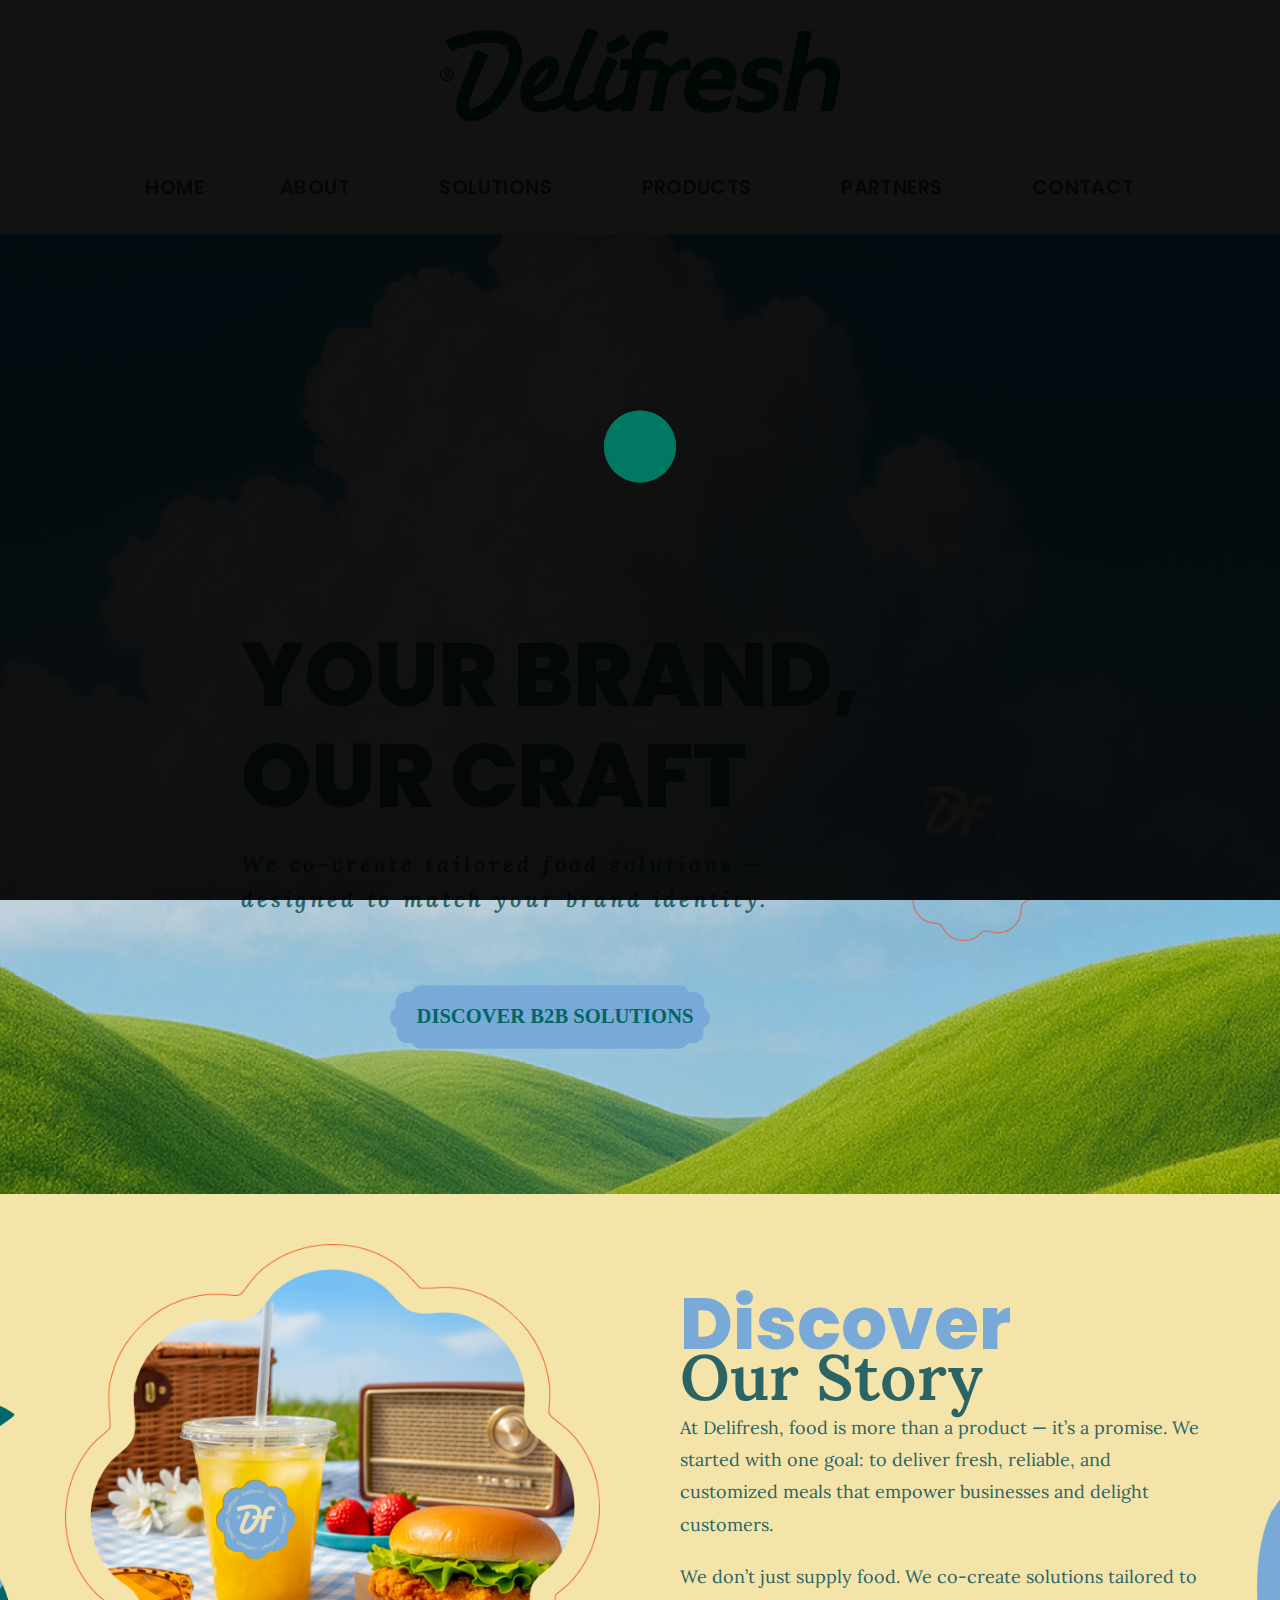
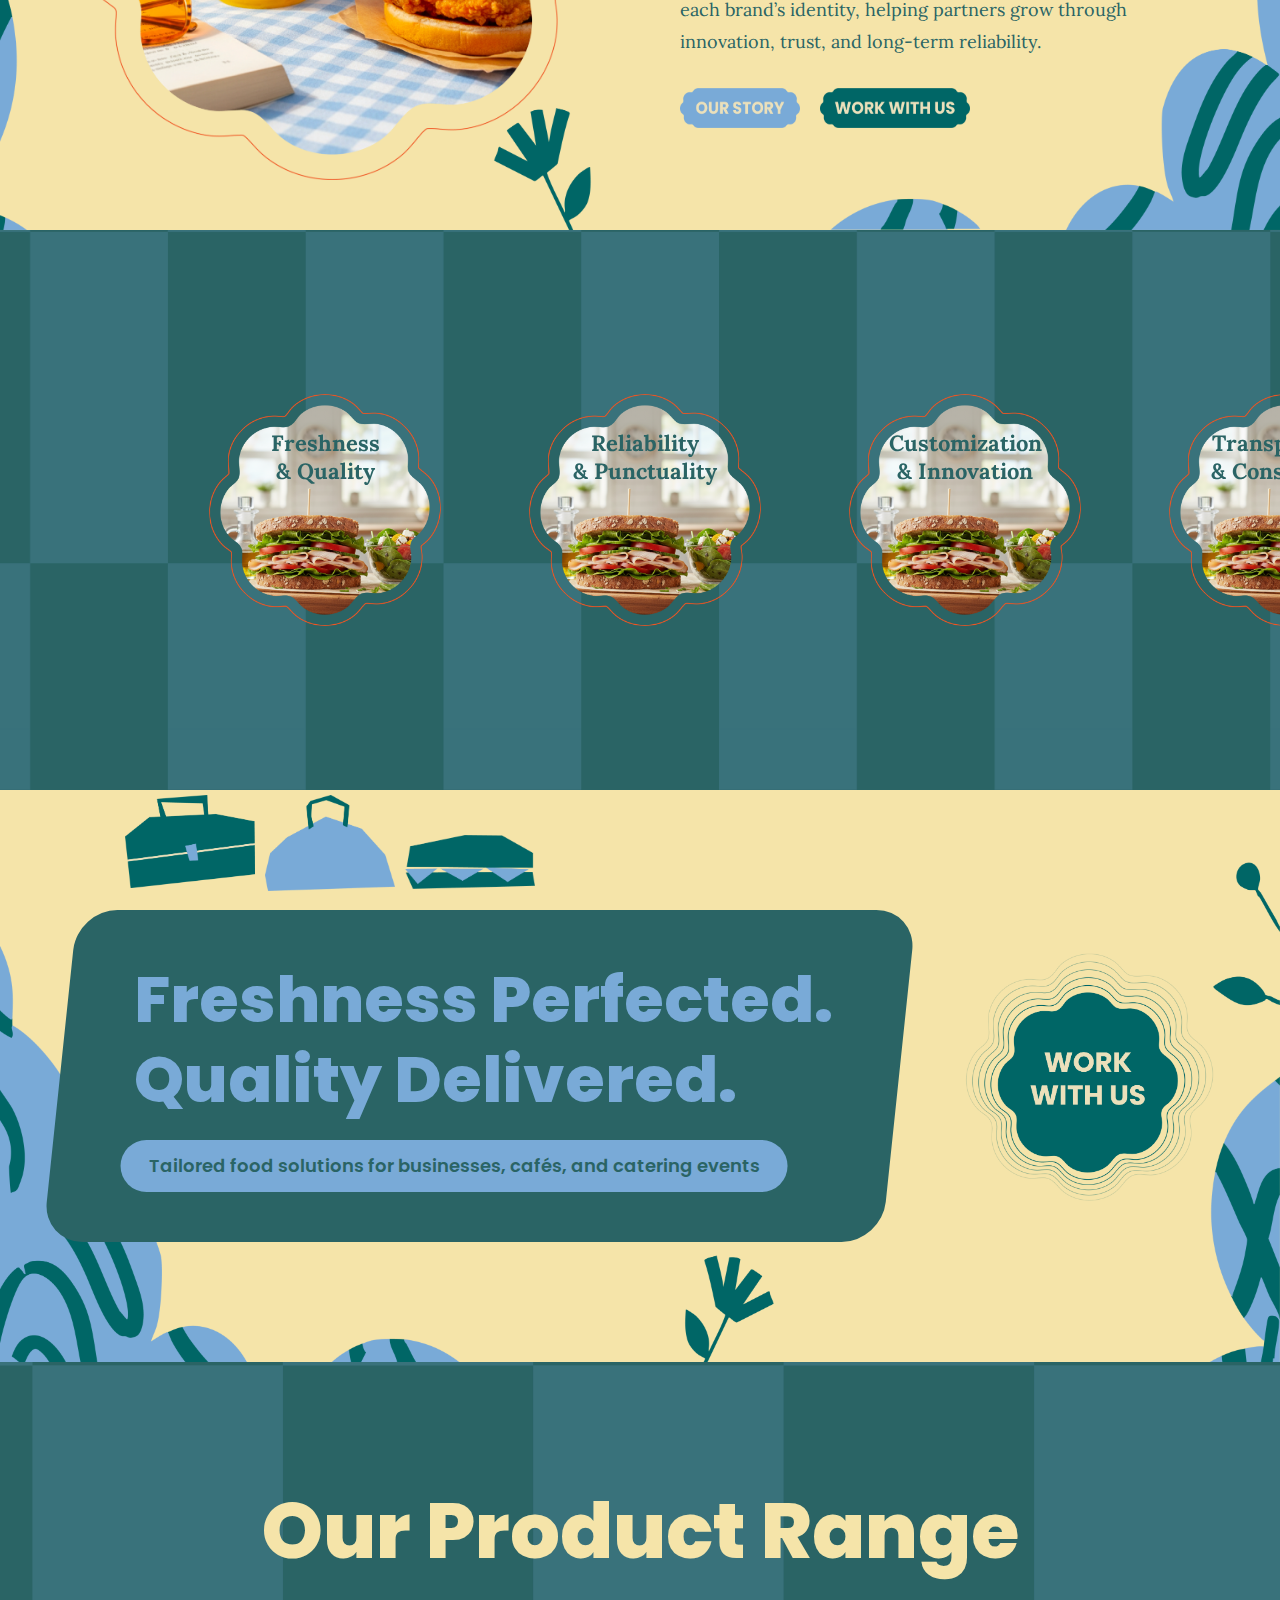
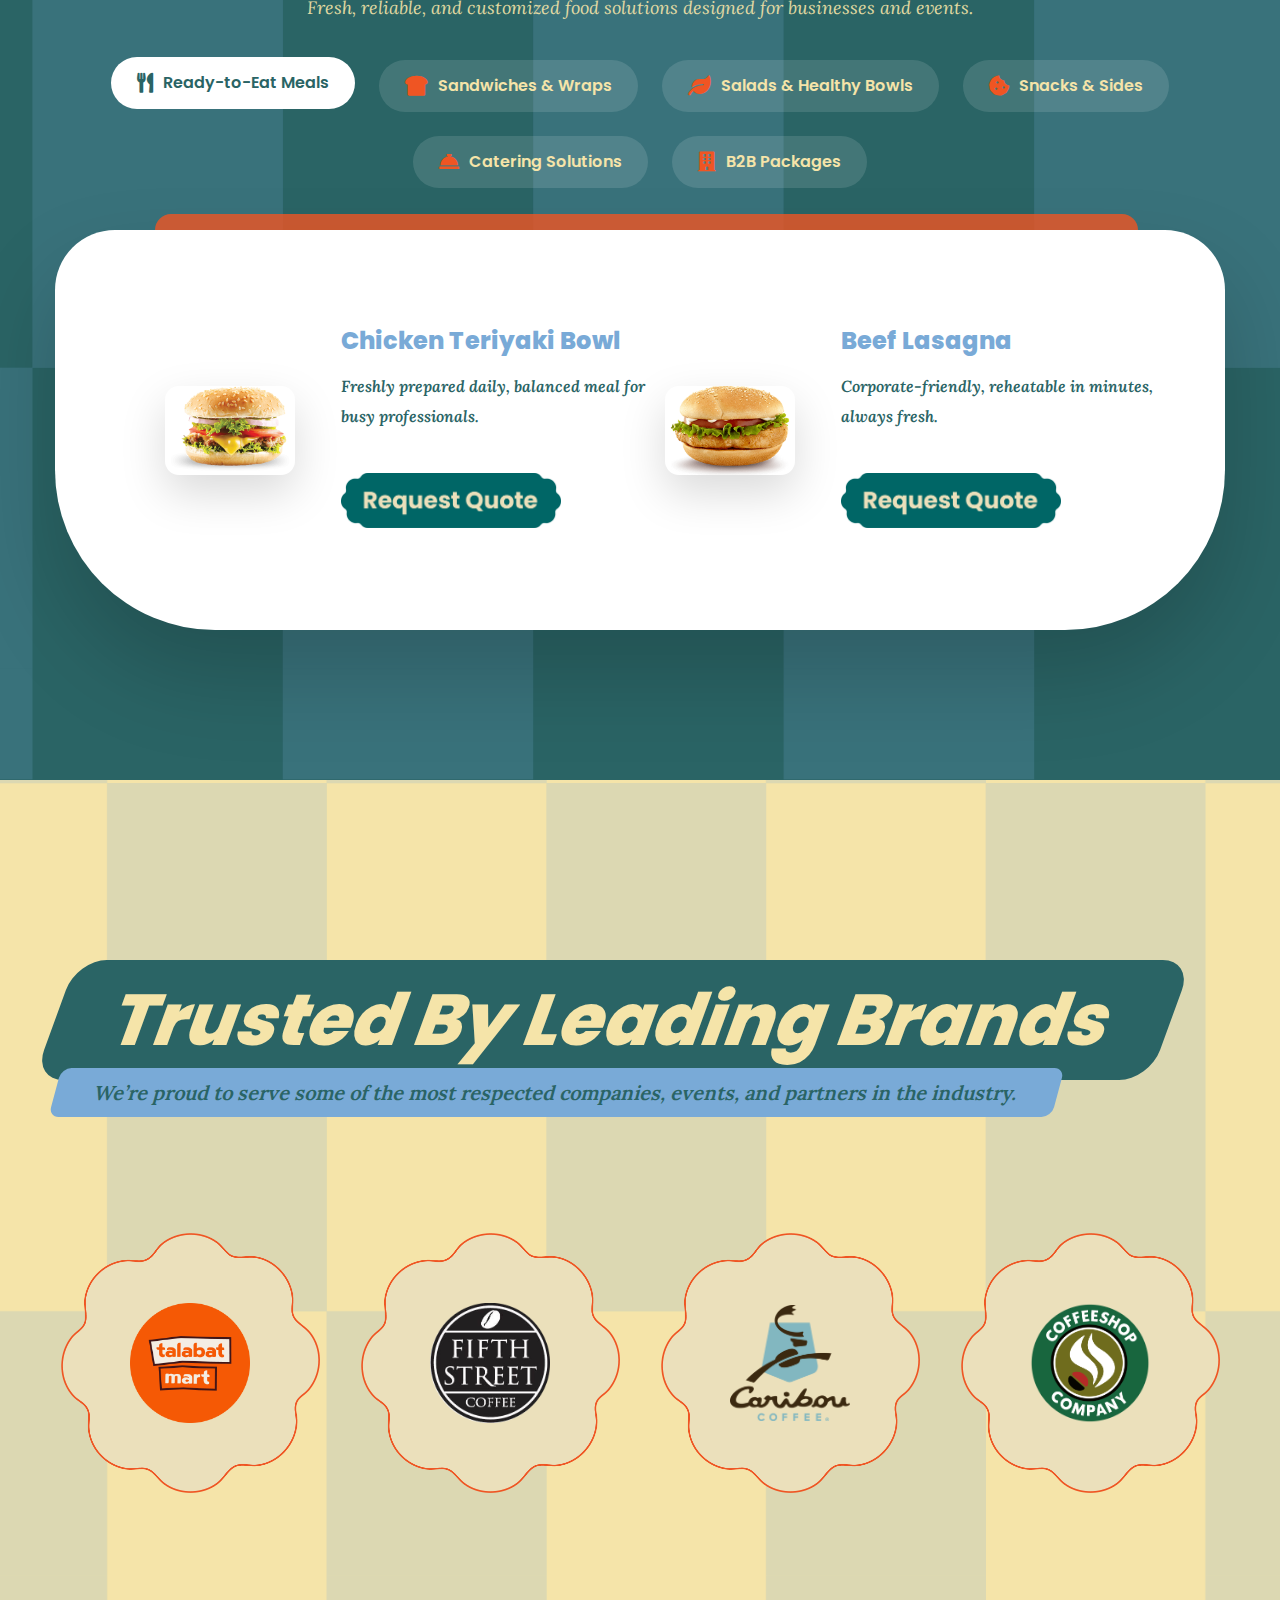
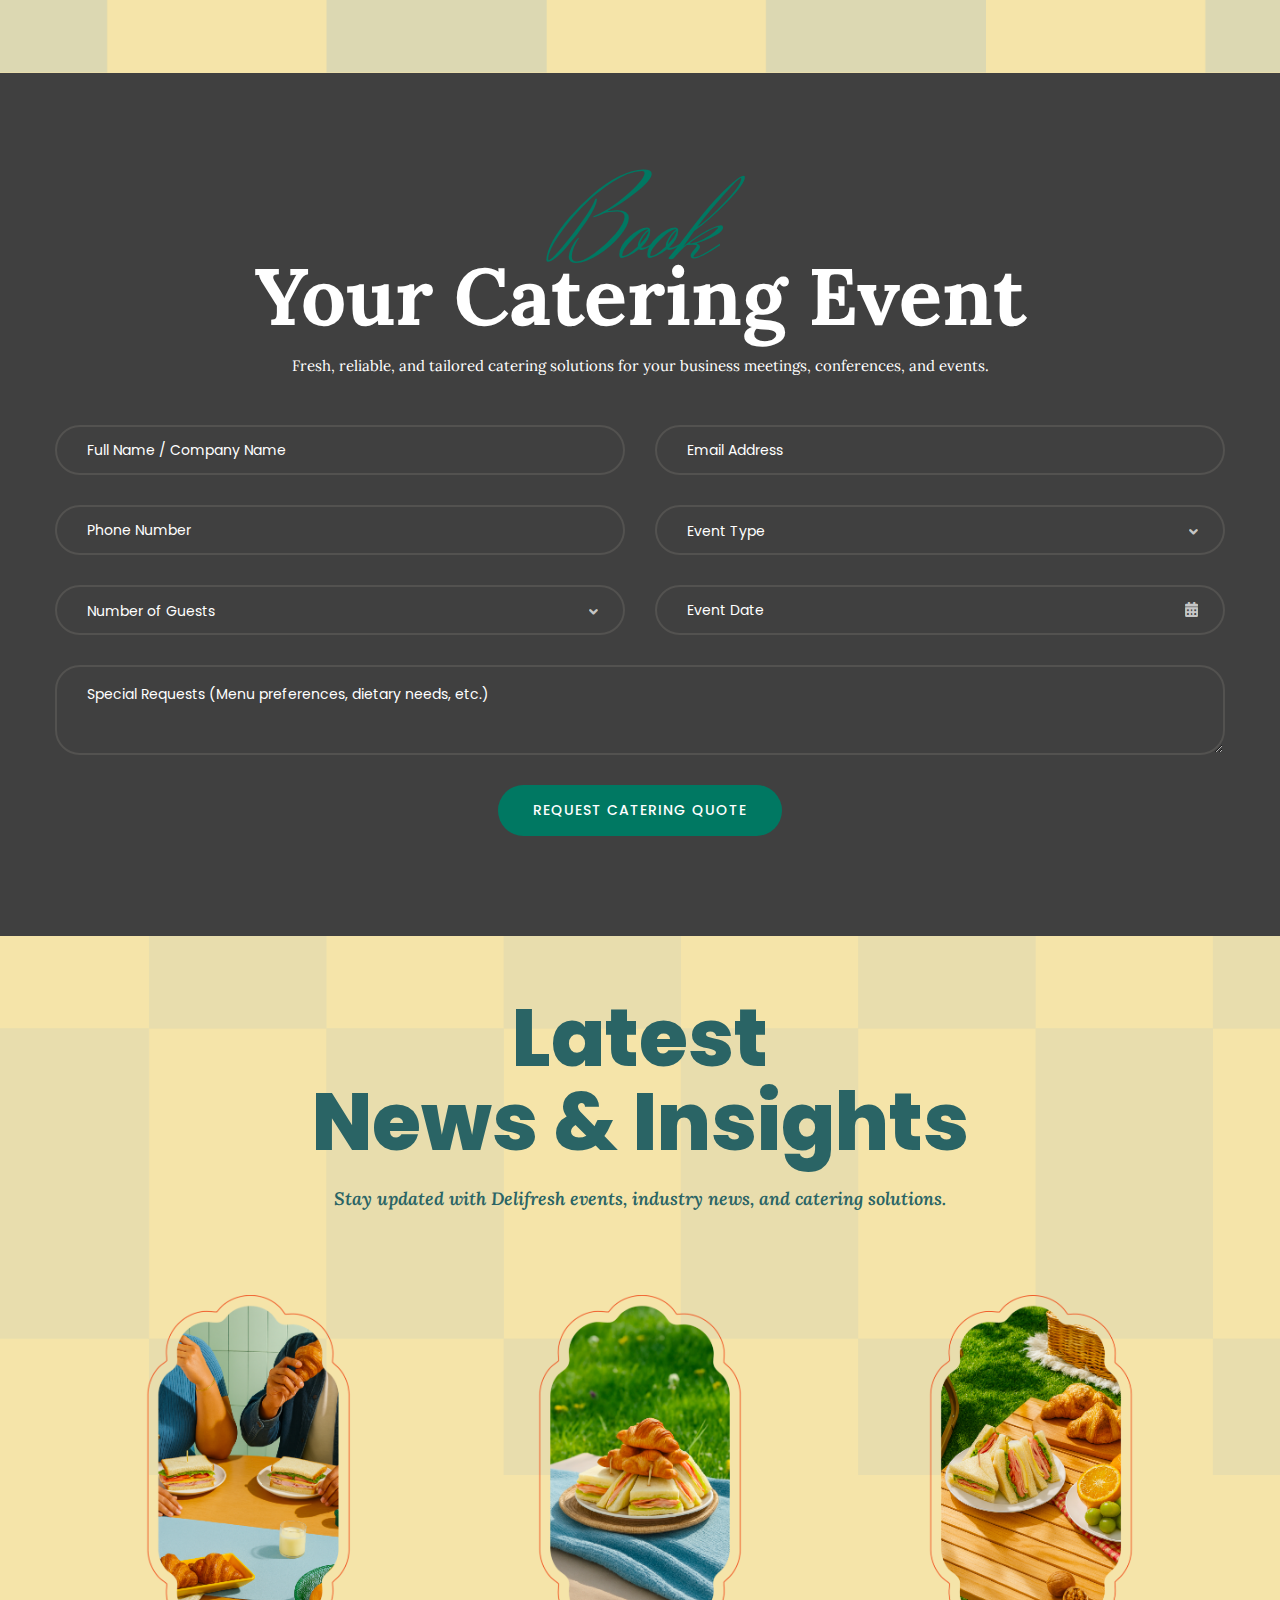
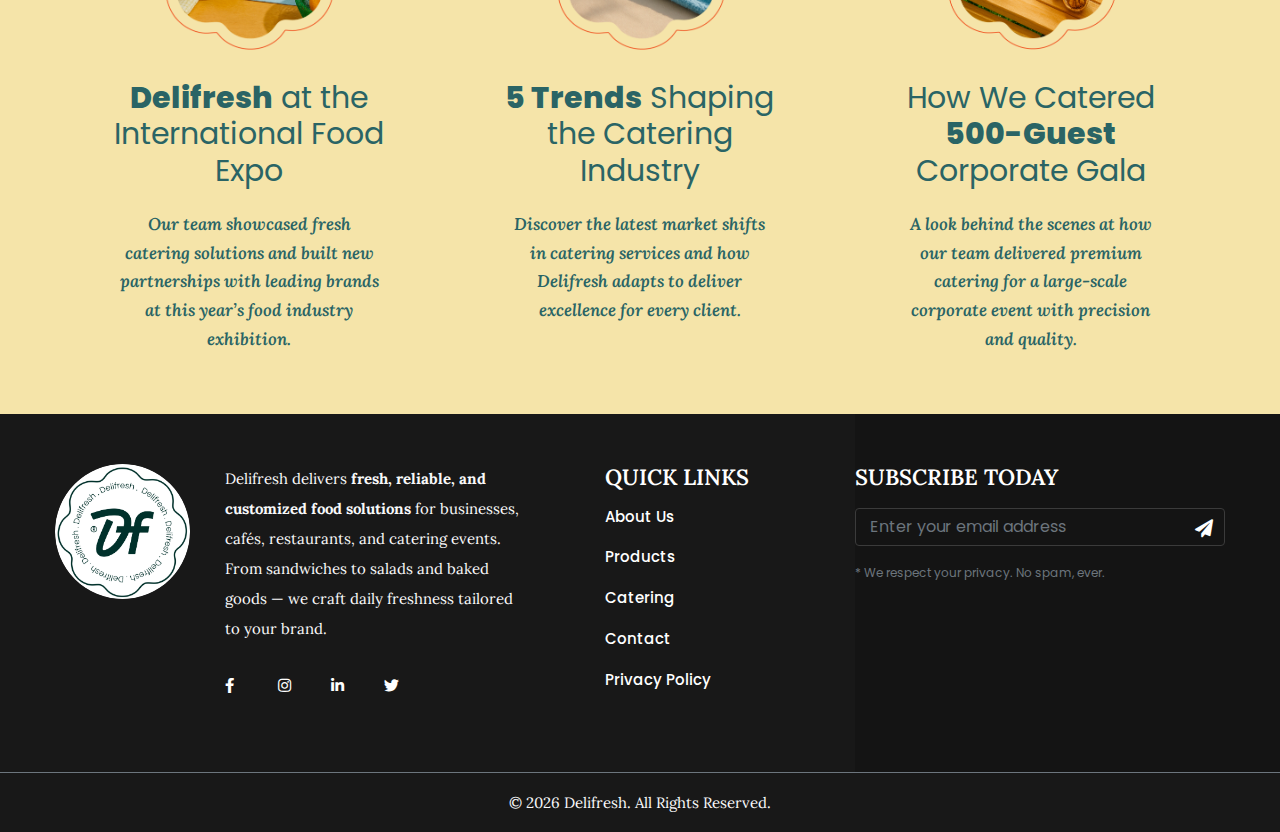
<file: index.html>
<!DOCTYPE html>
<html lang="en">

<head>
	<!-- Basic Page Needs
		================================================== -->
	<meta http-equiv="content-type" content="text/html;charset=utf-8" />
	<meta charset="utf-8" />
	<meta http-equiv="X-UA-Compatible" content="IE=edge" />

	<!-- Specific Meta
    ================================================== -->
	<meta name="viewport" content="width=device-width, initial-scale=1, maximum-scale=1" />
	<meta name="description" content="Unlimited Foods & Restaurants HTML5 Template" />
	<meta name="keywords"
		content="HTML5, Template, Design, asian food, bakery, burger, cafe, chocolate, coffee, delivery, dessert, donuts, drinks, farm, fast food, food, organic, restaurant " />
	<meta name="author" content="creative-wp" />

	<!-- Titles
    ================================================== -->
	<title>Delifresh | Freshness Perfected Quality Delivered</title>

	<!-- Favicons
    ================================================== -->
	<link rel="shortcut icon" href="assets/images/logo2.png" />

	<!-- Custom Font
    ================================================== -->
	<link href="https://fonts.googleapis.com/css2?family=Herr+Von+Muellerhoff&display=swap" rel="stylesheet">
	<link href="https://fonts.googleapis.com/css2?family=Lora:ital,wght@0,400..700;1,400..700&family=Poppins:ital,wght@0,100;0,200;0,300;0,400;0,500;0,600;0,700;0,800;0,900;1,100;1,200;1,300;1,400;1,500;1,600;1,700;1,800;1,900&display=swap" rel="stylesheet">


	<!-- CSS
    ================================================== -->
	<link rel="stylesheet" href="assets/css/bootstrap.min.css" />
	<link rel="stylesheet" href="assets/css/magnific-popup.css" />
	<link rel="stylesheet" href="assets/css/owl.carousel.min.css" />
	<link rel="stylesheet" href="assets/css/swiper.min.css" />
	<link rel="stylesheet" href="assets/css/pagepilling.min.css" />
	<link rel="stylesheet" href="assets/css/magnific-popup.css" />
	<link rel="stylesheet" href="assets/css/simple-scrollbar.css" />
	<link rel="stylesheet" href="assets/css/datepicker.min.css" />
	<link rel="stylesheet" href="assets/css/fontawesome.all.min.css" />
	<link rel="stylesheet" href="assets/css/icomoon.css" />
	<link rel="stylesheet" href="assets/css/email-popup.css" />
	<link rel="stylesheet" href="assets/css/style.css" />
	<link rel="stylesheet" href="assets/css/redesign.css">


	<script src="assets/js/modernizr.min.js"></script>
</head>

<body>
	<!--~~~~~~~~~~~~~~~~~~~~~~~~~~~~~~~~~~~~~~~
        Start Preloader
    ~~~~~~~~~~~~~~~~~~~~~~~~~~~~~~~~~~~~~~~~-->
	<div class="preloader">
		<div class="preloader-inner">
			<div class="preloader-icon">
				<span></span>
				<span></span>
			</div>
			<!-- /preloader-icon -->
		</div>
		<!-- /preloader-inner -->
	</div>
	<!-- /preloader -->

	<div class="site-content">
		<!--~~~~~~~~~~~~~~~~~~~~~~~~~~~~~~~~~~~~~~~
            Start Site Header
        ~~~~~~~~~~~~~~~~~~~~~~~~~~~~~~~~~~~~~~~~-->
		<header class="site-header default-header-style header-absolute intro-element">
			<div class="header-top-area">
				<div class="container">
					<div class="row align-items-center">
                        
						<div class="col-12">
							<div class="site-branding">
								<a href="index.html">
									<img src="assets/images/logo.png" alt="Site Logo" />
								</a>
							</div><!-- /.site-branding -->
						</div>
                        
					</div>
				</div>
			</div>
			
			<!-- /.header-top-area -->

			<div class="navigation-area">
				<div class="container">
					<div class="row">
						<div class="col-12">
							<div class="site-navigation">
								<div class="site-navigation-inner">
									<nav class="navigation">
										<div class="menu-wrapper">
											<div class="menu-content">
												<ul class="mainmenu">
													<!-- Logo -->
													<li class="sticky-logo">
														<a href="index.html">
															<img width="200" src="assets/images/logo.png"
																alt="Delifresh Logo">
														</a>
													</li>

													<!-- Main Menu Items -->
													<li><a href="index.html">Home</a></li>

													<!-- About Dropdown -->
													<li>
														<a href="#">About</a>
														<ul class="sub-menu">
															<li><a href="about.html">About Us</a></li>
															<li><a href="factors.html">Our Factors</a></li>
															<li><a href="qc.html">Quality Control</a></li>
														</ul>
													</li>

													<!-- Solutions Dropdown -->
													<li>
														<a href="#">Solutions</a>
														<ul class="sub-menu">
															<li><a href="catering.html">Catering</a></li>
															<li><a href="event.html">Events</a></li>
															<li><a href="b2b.html">B2B Deals</a></li>
														</ul>
													</li>

													<!-- Products Dropdown -->
													<li>
														<a href="#">Products</a>
														<ul class="sub-menu">
															<li><a href="products.html">Product List</a></li>
															<li><a href="onlineorder.html">Online Order</a></li>
														</ul>
													</li>

													<!-- Partners -->
													<li>
														<a href="#">Partners</a>
														<ul class="sub-menu">
															<li><a href="case-study.html">Case Study</a></li>
														</ul>
													</li>

													<!-- Contact -->
													<li><a href="contact.html">Contact</a></li>
												</ul>
												<!-- /.menu-list -->
											</div>
											<!-- /.menu-content-->
										</div>
										<!-- /.menu-wrapper -->
									</nav>
								</div>
							</div>

							<!-- /.site-navigation -->
						</div>
						<!-- /.col-12 -->
					</div>
					<!-- /.row -->
				</div>
				<!-- /.container -->
			</div><!-- /.navigation-area -->

			<div class="mobile-sidebar-menu sidebar-menu">
				<div class="overlaybg"></div>
			</div>
		</header>
		<!--~~./ end site header ~~-->
		<!--~~~ Sticky Header ~~~-->
		<div id="sticky-header"></div>
		<!--~./ end sticky header ~-->

		<!--~~~~~~~~~~~~~~~~~~~~~~~~~~~~~~~~~~~~~~~
            Start Site Header
        ~~~~~~~~~~~~~~~~~~~~~~~~~~~~~~~~~~~~~~~~-->
		<div class="main-slider style-one">
			<div class="hero-static h-100">
				<div class="slideZoom bg-image h-100"
				style="background-image: url('assets/images/bg.png');">
				</div>

				<div class="single-slide position-absolute w-100 h-100 d-flex align-items-center">
				<div class="container">
					<div class="slide-caption">
					<div class="slider-content">
						<div class="slider-copy">
						<h1 class="slider-title">
							YOUR BRAND,<br>OUR CRAFT
						</h1>
					
						<h3 class="slider-subtitle">
							We co-create tailored food solutions —<br>
							designed to match your brand identity.
						</h3>

						<div class="btn-group-default">
							<a href="b2b.html" class="btn btn-cloud">
							<span></span>
							</a>
						</div>
						</div>
						<div class="slider-img">
							<img src="assets/images/Asset 18.png" alt="Delifresh icon" />
						</div>
					</div>
					</div>
				</div>
				</div>

			</div>
			</div>
			</div>
		</div>

		<!--~~./ end main slider ~~-->

		<!--~~~~~~~~~~~~~~~~~~~~~~~~~~~~~~~~~~~~~~~
            Start Our Story Block
        ~~~~~~~~~~~~~~~~~~~~~~~~~~~~~~~~~~~~~~~~-->
		<div class="our-story-block redesigned-story">
			<div class="container">
				<div class="story-grid">

				<!-- Image -->
				<div class="story-image">
					<div class="cloud-frame">
					<img src="assets/images/about/about4.png" alt="Delifresh Story">
					</div>
				</div>

				<!-- Content -->
				<div class="story-content">
					<h2 class="story-title">
						<span class="title-blue">Discover</span>
						<span class="title-green">Our Story</span>
					</h2>

					<p>
					At Delifresh, food is more than a product — it’s a promise. We started
					with one goal: to deliver fresh, reliable, and customized meals that
					empower businesses and delight customers.
					</p>

					<p>
					We don’t just supply food. We co-create solutions tailored to each
					brand’s identity, helping partners grow through innovation, trust,
					and long-term reliability.
					</p>

					<div class="story-buttons">
						<a href="about.html" class="btn-img btn-blue">
							<img src="assets/images/btn-our-story.png" alt="Our Story">
						</a>

						<a href="contact.html" class="btn-img btn-green">
							<img src="assets/images/btn-work-with-us.png" alt="Work With Us">
						</a>
					</div>
				</div>

				</div>
			</div>

			<!-- Decorative assets -->
			
		</div>
		<!--~~~~~~~~~~~~~~~~~~~~~~~~~~~~~~~~~~~~~~~
            Start Featured Block
        ~~~~~~~~~~~~~~~~~~~~~~~~~~~~~~~~~~~~~~~~-->
		<div class="features-clouds">
			<div class="container">
				<div class="features-grid">

				<div class="cloud-card">
					<img src="assets/images/freshness.png" alt="">
					<h3>Freshness<br><span>& Quality</span></h3>
				</div>

				<div class="cloud-card">
					<img src="assets/images/freshness.png" alt="">
					<h3>Reliability<br><span>& Punctuality</span></h3>
				</div>

				<div class="cloud-card">
					<img src="assets/images/freshness.png" alt="">
					<h3>Customization<br><span>& Innovation</span></h3>
				</div>

				<div class="cloud-card">
					<img src="assets/images/freshness.png" alt="">
					<h3>Transparency<br><span>& Consistency</span></h3>
				</div>

				</div>
			</div>
		</div>


		<!--~~./ end featured block ~~-->



		<!--~~./ end our story block ~~-->

		<!--~~~~~~~~~~~~~~~~~~~~~~~~~~~~~~~~~~~~~~~
            Start Promo Block
        ~~~~~~~~~~~~~~~~~~~~~~~~~~~~~~~~~~~~~~~~-->
		<section class="hero-promo">
			<div class="hero-promo-inner">

				<!-- Decorative icons -->
				 <img src="assets/images/Asset 32@4x.png" class="promo-icon icon-left" alt="">
				 <img src="assets/images/Asset 31@4x.png" class="promo-icon icon-center" alt="">
				<img src="assets/images/Asset 30@4x.png" class="promo-icon icon-right" alt="">
				
				

				<!-- Main text block -->
				<div class="promo-text-wrap">
				<h2 class="promo-title">
					Freshness Perfected.<br>
					Quality Delivered.
				</h2>

				<div class="promo-subline">
					Tailored food solutions for businesses, cafés, and catering events
				</div>
				</div>

				<!-- CTA -->
				<a href="contact.html" class="promo-cta">
				<img src="assets/images/work-with-us.webp" alt="Work With Us">
				</a>

			</div>
		</section>

		<!--~~./ end promo block ~~-->

		
		<!--~~~~~~~~~~~~~~~~~~~~~~~~~~~~~~~~~~~~~~~
            Start Food Menu Block
        ~~~~~~~~~~~~~~~~~~~~~~~~~~~~~~~~~~~~~~~~-->
		<div class="food-menu-block style-three ptb-100">
			<div class="container product-range">
				<div class="product-range-header text-center">
					<h2 class="section-title-products">Our Product Range</h2>
					<p class="section-subtitle-products">
						Fresh, reliable, and customized food solutions designed for businesses and events.
					</p>
				</div>

				<!-- Tabs Navigation -->
				<div class="product-range-tabs">
					<ul class="nav nav-tabs product-tab-list justify-content-center" role="tablist">
						<li><a class="active" data-toggle="tab" href="#meals" role="tab"><i
								class="fas fa-utensils"></i> Ready-to-Eat Meals</a></li>
						<li><a data-toggle="tab" href="#sandwiches" role="tab"><i
								class="fas fa-bread-slice"></i> Sandwiches & Wraps</a></li>
						<li><a data-toggle="tab" href="#salads" role="tab"><i class="fas fa-leaf"></i> Salads &
							Healthy Bowls</a></li>
						<li><a data-toggle="tab" href="#snacks" role="tab"><i class="fas fa-cookie-bite"></i>
							Snacks & Sides</a></li>
						<li><a data-toggle="tab" href="#catering" role="tab"><i class="fas fa-concierge-bell"></i>
							Catering Solutions</a></li>
						<li><a data-toggle="tab" href="#b2b" role="tab"><i class="fas fa-building"></i> B2B
							Packages</a></li>
					</ul>
				</div>

				<!-- Tabs Content -->
				<div class="product-range-card">
					<div class="tab-content product-tab-content">

							<!-- Ready-to-Eat Meals -->
							<div class="tab-pane fade show active" id="meals" role="tabpanel">
								<div class="row ml-b-30">
									<div class="col-lg-6">
										<div class="food-list-item list-style-two">
											<div class="food-thumb">
												<img src="assets/images/foodmenu/burger/burger1.png"
													alt="Chicken Teriyaki Bowl">
											</div>
											<div class="food-info-details">
												<h3 class="food-title">Chicken Teriyaki Bowl</h3>
												<p>Freshly prepared daily, balanced meal for busy professionals.</p>
												<a href="contact.html" class="btn btn-sm btn-primary">Request Quote</a>
											</div>
										</div>
									</div>
									<div class="col-lg-6">
										<div class="food-list-item list-style-two">
											<div class="food-thumb">
												<img src="assets/images/foodmenu/burger/burger2.png" alt="Beef Lasagna">
											</div>
											<div class="food-info-details">
												<h3 class="food-title">Beef Lasagna</h3>
												<p>Corporate-friendly, reheatable in minutes, always fresh.</p>
												<a href="contact.html" class="btn btn-sm btn-primary">Request Quote</a>
											</div>
										</div>
									</div>
								</div>
							</div>

							<!-- Sandwiches -->
							<div class="tab-pane fade" id="sandwiches" role="tabpanel">
								<div class="row ml-b-30">
									<div class="col-lg-6">
										<div class="food-list-item list-style-two">
											<div class="food-thumb">
												<img src="assets/images/foodmenu/burger/burger3.png" alt="Turkey Club">
											</div>
											<div class="food-info-details">
												<h3 class="food-title">Turkey Club Sandwich</h3>
												<p>Made fresh every morning, ideal for office catering.</p>
												<a href="contact.html" class="btn btn-sm btn-primary">Order Now</a>
											</div>
										</div>
									</div>
									<div class="col-lg-6">
										<div class="food-list-item list-style-two">
											<div class="food-thumb">
												<img src="assets/images/foodmenu/single/four/1.png" alt="Falafel Wrap">
											</div>
											<div class="food-info-details">
												<h3 class="food-title">Falafel Wrap</h3>
												<p>A healthy vegetarian option, customizable with sauces.</p>
												<a href="contact.html" class="btn btn-sm btn-primary">Order Now</a>
											</div>
										</div>
									</div>
								</div>
							</div>

							<!-- Salads -->
							<div class="tab-pane fade" id="salads" role="tabpanel">
								<div class="row ml-b-30">
									<div class="col-lg-6">
										<div class="food-list-item list-style-two">
											<div class="food-thumb">
												<img src="assets/images/foodmenu/single/four/2.png" alt="Caesar Salad">
											</div>
											<div class="food-info-details">
												<h3 class="food-title">Caesar Salad</h3>
												<p>Crisp greens with customizable toppings, freshly prepared.</p>
												<a href="contact.html" class="btn btn-sm btn-primary">Request Quote</a>
											</div>
										</div>
									</div>
									<div class="col-lg-6">
										<div class="food-list-item list-style-two">
											<div class="food-thumb">
												<img src="assets/images/foodmenu/single/four/3.png" alt="Quinoa Bowl">
											</div>
											<div class="food-info-details">
												<h3 class="food-title">Quinoa & Avocado Bowl</h3>
												<p>Packed with nutrients, perfect for health-conscious teams.</p>
												<a href="contact.html" class="btn btn-sm btn-primary">Request Quote</a>
											</div>
										</div>
									</div>
								</div>
							</div>

							<!-- Snacks -->
							<div class="tab-pane fade" id="snacks" role="tabpanel">
								<div class="row ml-b-30">
									<div class="col-lg-6">
										<div class="food-list-item list-style-two">
											<div class="food-thumb">
												<img src="assets/images/foodmenu/single/one/1.png" alt="Granola Bar">
											</div>
											<div class="food-info-details">
												<h3 class="food-title">Granola Bar</h3>
												<p>Healthy office snack, ideal for quick energy boosts.</p>
												<a href="contact.html" class="btn btn-sm btn-primary">Add to Package</a>
											</div>
										</div>
									</div>
									<div class="col-lg-6">
										<div class="food-list-item list-style-two">
											<div class="food-thumb">
												<img src="assets/images/foodmenu/single/one/2.png" alt="Fruit Cup">
											</div>
											<div class="food-info-details">
												<h3 class="food-title">Fresh Fruit Cup</h3>
												<p>Seasonal fruits, portioned daily, always fresh.</p>
												<a href="contact.html" class="btn btn-sm btn-primary">Add to Package</a>
											</div>
										</div>
									</div>
								</div>
							</div>

							<!-- Catering -->
							<div class="tab-pane fade" id="catering" role="tabpanel">
								<div class="row ml-b-30">
									<div class="col-lg-6">
										<div class="food-list-item list-style-two">
											<div class="food-thumb">
												<img src="assets/images/foodmenu/single/four/1.png"
													alt="Corporate Buffet">
											</div>
											<div class="food-info-details">
												<h3 class="food-title">Corporate Buffet Setup</h3>
												<p>Full-service catering for events and conferences.</p>
												<a href="contact.html" class="btn btn-sm btn-primary">Book Catering</a>
											</div>
										</div>
									</div>
									<div class="col-lg-6">
										<div class="food-list-item list-style-two">
											<div class="food-thumb">
												<img src="assets/images/foodmenu/single/four/1.png"
													alt="Event Finger Foods">
											</div>
											<div class="food-info-details">
												<h3 class="food-title">Event Finger Foods</h3>
												<p>Quick bites, customizable menu for corporate gatherings.</p>
												<a href="contact.html" class="btn btn-sm btn-primary">Book Catering</a>
											</div>
										</div>
									</div>
								</div>
							</div>

							<!-- B2B -->
							<div class="tab-pane fade" id="b2b" role="tabpanel">
								<div class="row ml-b-30">
									<div class="col-lg-6">
										<div class="food-list-item list-style-two">
											<div class="food-thumb">
												<img src="assets/images/event/event1.jpg" alt="Weekly Office Plan">
											</div>
											<div class="food-info-details">
												<h3 class="food-title">Weekly Office Lunch Plan</h3>
												<p>Scheduled delivery of fresh meals tailored for teams.</p>
												<a href="contact.html" class="btn btn-sm btn-primary">Get Proposal</a>
											</div>
										</div>
									</div>
									<div class="col-lg-6">
										<div class="food-list-item list-style-two">
											<div class="food-thumb">
												<img src="assets/images/event/event2.jpg" alt="Custom Brand Collab">
											</div>
											<div class="food-info-details">
												<h3 class="food-title">Custom Brand Collaboration</h3>
												<p>Tailored menus designed with your brand identity in mind.</p>
												<a href="contact.html" class="btn btn-sm btn-primary">Get Proposal</a>
											</div>
										</div>
									</div>
								</div>
							</div>

						</div><!-- /.tab-content -->
					</div>
				</div>
			</div>
		</div>

		<!--~~./ end Food Menu block ~~-->

		<!--~~~~~~~~~~~~~~~~~~~~~~~~~~~~~~~~~~~~~~~
            Start Chef Block
        ~~~~~~~~~~~~~~~~~~~~~~~~~~~~~~~~~~~~~~~~-->
		<div class="trusted-block redesigned-trusted ptb-100">
			<div class="container">

				<!-- Title -->
				<div class="trusted-header">
				<h2 class="trusted-title">Trusted By Leading Brands</h2>
				<p class="trusted-subtitle">
					We’re proud to serve some of the most respected companies, events, and partners in the industry.
				</p>
				</div>

				<!-- Logos -->
				<div class="trusted-carousel owl-carousel owl-theme">
				<div class="trusted-cloud">
					<img src="assets/images/partners/talabat.png" alt="Talabat Mart">
				</div>
				<div class="trusted-cloud">
					<img src="assets/images/partners/fifth.png" alt="Fifth Street Coffee">
				</div>
				<div class="trusted-cloud">
					<img src="assets/images/partners/caribou.png" alt="Caribou Coffee">
				</div>
				<div class="trusted-cloud">
					<img src="assets/images/partners/coffeshop.png" alt="CoffeeShop Company">
				</div>
				<div class="trusted-cloud">
					<img src="assets/images/partners/luka.png" alt="Luka’s">
				</div>
				<div class="trusted-cloud">
					<img src="assets/images/partners/starbucks.png" alt="Starbucks">
				</div>
				</div>

			</div>
		</div>



		<!--~~./ end chef block ~~-->

		<!--~~~~~~~~~~~~~~~~~~~~~~~~~~~~~~~~~~~~~~~
            Start Reservation Block
        ~~~~~~~~~~~~~~~~~~~~~~~~~~~~~~~~~~~~~~~-->
		<div class="reservation-block style-two ptb-100 bg-image bg-overlay bg-parallax2"
			style="background-image: url('assets/images/bg/reservation-bg1.jpg');"> 
			<div class="container">
				<div class="row">
					<div class="col-12">
						<div class="section-title section-default-two text-center text-white">
							<h2 class="title-main">
								<span class="script">Book</span> 
								Your Catering Event
							</h2>
							<p class="subtitle">
								Fresh, reliable, and tailored catering solutions for your business meetings,
								conferences, and events.
							</p>
						</div>
					</div>
				</div>

				<div class="row">
					<div class="col-12">
						<div class="reservation-form-area">
							<form action="#" method="post" class="reservation-form" id="catering-form">
								<div class="row">

									<!-- Name -->
									<div class="col-lg-6 col-md-6">
										<div class="form-group">
											<input type="text" class="form-controllar" name="name"
												placeholder="Full Name / Company Name" required />
										</div>
									</div>

									<!-- Email -->
									<div class="col-lg-6 col-md-6">
										<div class="form-group">
											<input type="email" class="form-controllar" name="email"
												placeholder="Email Address" required />
										</div>
									</div>

									<!-- Phone -->
									<div class="col-lg-6 col-md-6">
										<div class="form-group">
											<input type="tel" class="form-controllar" name="phone"
												placeholder="Phone Number" required />
										</div>
									</div>

									<!-- Event Type -->
									<div class="col-lg-6 col-md-6">
										<div class="form-group">
											<select name="event_type" class="select-custom" required>
												<option value="">Event Type</option>
												<option value="corporate_lunch">Corporate Lunch</option>
												<option value="conference">Conference</option>
												<option value="private_party">Private Party</option>
												<option value="wedding">Wedding / Celebration</option>
												<option value="other">Other</option>
											</select>
										</div>
									</div>

									<!-- Number of Guests -->
									<div class="col-lg-6 col-md-6">
										<div class="form-group">
											<select name="guests" class="select-custom" required>
												<option value="">Number of Guests</option>
												<option value="1-20">1 - 20</option>
												<option value="20-50">20 - 50</option>
												<option value="50-100">50 - 100</option>
												<option value="100-200">100 - 200</option>
												<option value="200+">200+</option>
											</select>
										</div>
									</div>

									<!-- Date -->
									<div class="col-lg-6 col-md-6">
										<div class="form-group date">
											<input data-toggle="datepicker" type="text" class="form-controllar"
												name="date" placeholder="Event Date" required />
										</div>
									</div>

									<!-- Special Requests -->
									<div class="col-12">
										<div class="form-group">
											<textarea class="form-controllar" name="special_request"
												placeholder="Special Requests (Menu preferences, dietary needs, etc.)"></textarea>
										</div>
									</div>

									<!-- Submit -->
									<div class="col-12 text-center">
										<div class="loading2"></div>
										<button id="catering-submit" type="submit" class="btn btn-default btn-white">
											Request Catering Quote
										</button>
									</div>

								</div>
							</form>
						</div>
					</div>
				</div>
			</div>
		</div>

		<!--~~./ end reservation block ~~-->

		<!--~~~~~~~~~~~~~~~~~~~~~~~~~~~~~~~~~~~~~~~
            Start News Block
        ~~~~~~~~~~~~~~~~~~~~~~~~~~~~~~~~~~~~~~~~-->
		<div class="news-block redesigned-news">
			<div class="news-inner">
				<div class="news-header">
					<h2 class="news-title">Latest<br><span>News &amp; Insights</span></h2>
					<p class="news-subtitle">Stay updated with Delifresh events, industry news, and catering solutions.</p>
				</div>

				<div class="news-grid">
					<article class="news-card">
						<a class="news-card-link" href="blog-single.html">
							<div class="news-image-frame">
								<img src="../assets/images/Asset1.png" alt="Delifresh at the International Food Expo" />
							</div>
							<h3 class="news-card-title"><span>Delifresh</span> at the International Food Expo</h3>
							<p class="news-card-text">Our team showcased fresh catering solutions and built new partnerships with leading brands at this year’s food industry exhibition.</p>
						</a>
					</article>

					<article class="news-card">
						<a class="news-card-link" href="blog-single.html">
							<div class="news-image-frame">
								<img src="../assets/images/Asset2.png" alt="5 Trends Shaping the Catering Industry" />
							</div>
							<h3 class="news-card-title"><span>5 Trends</span> Shaping the Catering Industry</h3>
							<p class="news-card-text">Discover the latest market shifts in catering services and how Delifresh adapts to deliver excellence for every client.</p>
						</a>
					</article>

					<article class="news-card">
						<a class="news-card-link" href="blog-single.html">
							<div class="news-image-frame">
								<img src="../assets/images/Asset3.png" alt="How We Catered a 500-Guest Corporate Gala" />
							</div>
							<h3 class="news-card-title">How We Catered <span>500-Guest</span> Corporate Gala</h3>
							<p class="news-card-text">A look behind the scenes at how our team delivered premium catering for a large-scale corporate event with precision and quality.</p>
						</a>
					</article>
				</div>
			</div>
		</div>

		<!--~~./ end news block ~~-->

		<!--~~~~~~~~~~~~~~~~~~~~~~~~~~~~~~~~~~~~~~~
            Start SITE FOOTER
        ~~~~~~~~~~~~~~~~~~~~~~~~~~~~~~~~~~~~~~~-->
		<footer class="site-footer footer-default-style bg-soft-black text-light">
			<!-- Footer Widget Area -->
			<div class="footer-widget-area ptb-50">
				<div class="container">
					<div class="row justify-content-between">

						<!-- About Widget -->
						<div class="col-lg-5 col-md-6 mb-4">
							<aside class="bt-about-footer-widget">
								<div class="widget-content">
									<div class="about-logo mb-3">
										<a href="index.html">
											<img class="rounded-circle" src="assets/images/logo2.png"
												alt="Delifresh Logo">
										</a>
									</div>
									<div class="about-info">
										<p>
											Delifresh delivers <strong>fresh, reliable, and customized food
												solutions</strong>
											for businesses, cafés, restaurants, and catering events.
											From sandwiches to salads and baked goods — we craft daily freshness
											tailored to your brand.
										</p>
										<div class="social-status mt-3">
											<a href="#" class="mr-3"><span class="fab fa-facebook-f"></span></a>
											<a href="#" class="mr-3"><span class="fab fa-instagram"></span></a>
											<a href="#" class="mr-3"><span class="fab fa-linkedin-in"></span></a>
											<a href="#"><span class="fab fa-twitter"></span></a>
										</div>
									</div>
								</div>
							</aside>
						</div>
						<!-- End About -->

						<!-- Quick Links -->
						<div class="col-lg-2 col-md-6 mb-4">
							<aside class="widget_links">
								<div class="widget-content">
									<h5 class="text-uppercase mb-3">Quick Links</h5>
									<ul class="list-unstyled">
										<li><a href="about.html">About Us</a></li>
										<li><a href="products.html">Products</a></li>
										<li><a href="catering.html">Catering</a></li>
										<li><a href="contact.html">Contact</a></li>
										<li><a href="#">Privacy Policy</a></li>
									</ul>
								</div>
							</aside>
						</div>
						<!-- End Quick Links -->

						<!-- Subscribe -->
						<div class="col-lg-4 col-md-12">
							<aside class="tb-subscribe-widget">
								<h5 class="widget-title text-uppercase mb-3"><span>Subscribe</span> Today</h5>
								<div class="widget-content">
									<div class="subscribe-form">
										<!-- Subscribe form -->
										<form class="dv-form" id="mc-form" action="#" method="post">
											<div class="form-group d-flex">
												<input id="mc-email" name="EMAIL" class="form-control"
													placeholder="Enter your email address" type="email">
												<button class="btn btn-primary ml-2" id="subscribe-btn" type="submit">
													<i class="fa fa-paper-plane"></i>
												</button>
											</div>
											<small class="form-text text-muted">
												<span>*</span> We respect your privacy. No spam, ever.
											</small>
											<div class="messages mt-2"></div>
										</form>
									</div>
								</div>
							</aside>
						</div>
						<!-- End Subscribe -->
					</div>
				</div>
			</div>

			<!-- Footer Bottom -->
			<div class="footer-bottom text-center py-3 border-top border-secondary">
				<p class="mb-0">&copy;
					<script>document.write(new Date().getFullYear())</script> Delifresh. All Rights Reserved.
				</p>
			</div>
		</footer>
		<!--~./ end site footer ~-->
	</div>
	<!--~~./ end site content ~~-->

	<div class="subscribe-me redesigned-subscribe">
		<div class="subscribe-me-inner">
			<div class="subscribe-offer">
			<div class="subscribe-offer-text">
				<div class="offer">30%</div>
				<div class="order">YOUR ENTIRE ORDER</div>
			</div>
			</div>

			<div class="subscribe-form-popup">
			<a href="#close" class="sb-close-btn"></a>

			<h2 class="heading">Enter Your Email & Enjoy!</h2>
			<div class="off">Get <span>30% Off</span> Your First Order </br> Minimum Spend 449 USD </div>

			<form>
				<input type="email" placeholder="Enter your email address here" />
				<button class="subscribe-btn" type="submit">→</button>
			</form>
			</div>
		</div>
	</div>

	<!-- All The JS Files
    ================================================== -->
	<script src="assets/js/jquery.js"></script>
	<script src="assets/js/popper.min.js"></script>
	<script src="assets/js/bootstrap.min.js"></script>
	<script src="assets/js/imagesloaded.pkgd.min.js"></script>
	<script src="assets/js/jquery.validate.min.js"></script>
	<script src="assets/js/theia-sticky-sidebar.min.js"></script>
	<script src="assets/js/ResizeSensor.min.js"></script>
	<script src="assets/js/owl.carousel.min.js"></script>
	<script src="assets/js/swiper.min.js"></script>
	<script src="assets/js/pagepilling.min.js"></script>
	<script src="assets/js/jarallax.min.js"></script>
	<script src="assets/js/masonry.pkgd.min.js"></script>
	<script src="assets/js/jquery.fitvids.js"></script>
	<script src="assets/js/jquery.magnific-popup.min.js"></script>
	<script src="assets/js/simple-scrollbar.min.js"></script>
	<script src="assets/js/scrolla.jquery.min.js"></script>
	<script src="assets/js/wan-spinner.js"></script>
	<script src="assets/js/jquery.nice-select.min.js"></script>
	<script src="assets/js/kinetic.js"></script>
	<script src="assets/js/jquery.final-countdown.min.js"></script>
	<script src="assets/js/datepicker.min.js"></script>
	<script src="assets/js/email-popup.js"></script>
	<script src="assets/js/main.js"></script>
	<!-- main-js -->
	<script>
		$(document).ready(function () {
			$('.subscribe-me').subscribeBetter();
		});
	</script>
</body>


</html>
</file>
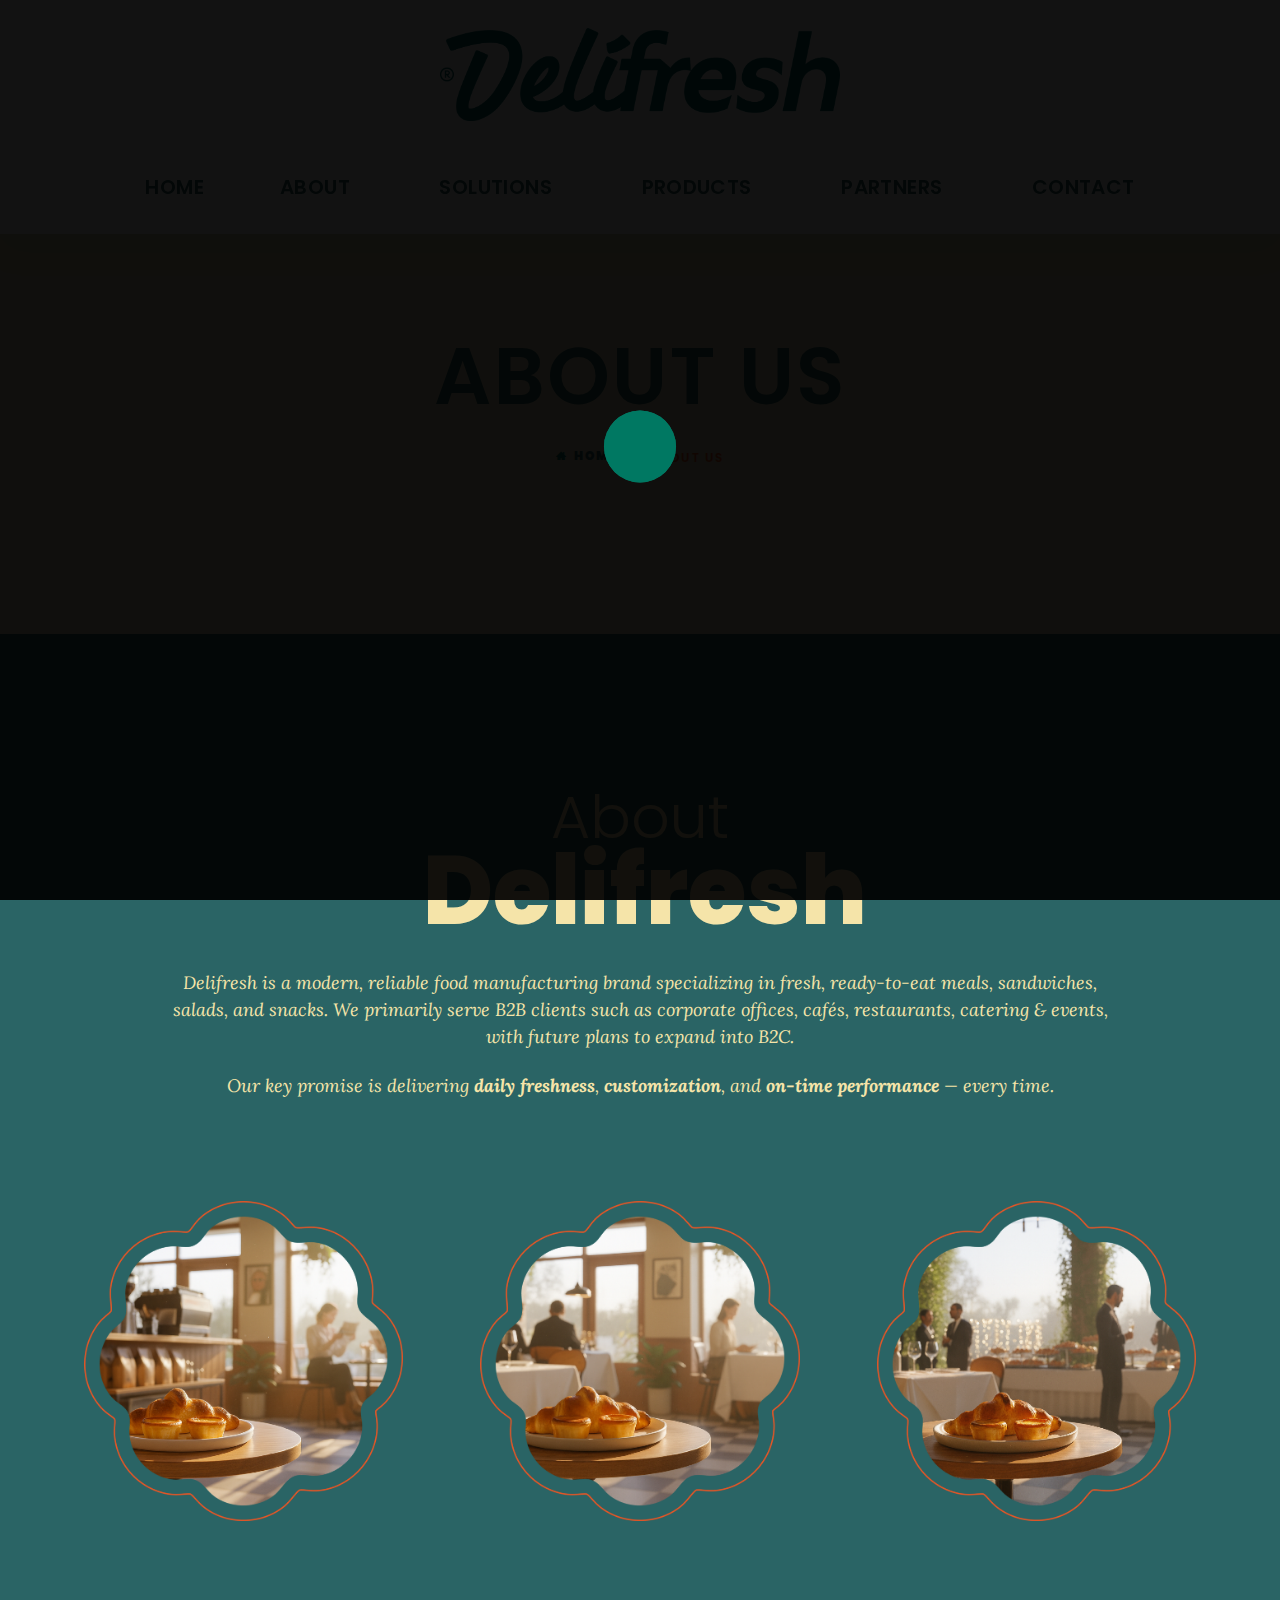
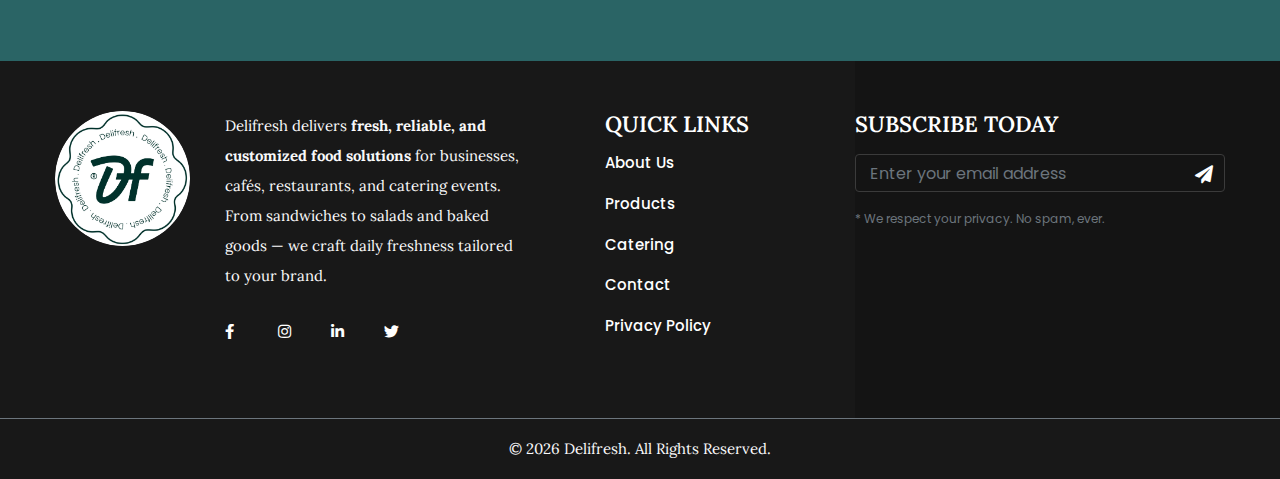
<file: about.html>
<!doctype html>
<html lang="en">


<!-- Mirrored from html.miraclestudio.design/deliciousa-html/contact.html by HTTrack Website Copier/3.x [XR&CO'2014], Mon, 15 Sep 2025 01:49:14 GMT -->
<!-- Added by HTTrack -->
<meta http-equiv="content-type" content="text/html;charset=utf-8" />

<head>
    <!-- Basic Page Needs
    ================================================== -->
    <meta charset="utf-8">
    <meta http-equiv="X-UA-Compatible" content="IE=edge">

    <!-- Specific Meta
    ================================================== -->
    <meta name="viewport" content="width=device-width, initial-scale=1, maximum-scale=1">
    <meta name="description" content="Unlimited Foods & Restaurants HTML5 Template">
    <meta name="keywords"
        content="HTML5, Template, Design, asian food, bakery, burger, cafe, chocolate, coffee, delivery, dessert, donuts, drinks, farm, fast food, food, organic, restaurant " />
    <meta name="author" content="creative-wp">

    <!-- Titles
    ================================================== -->
    <title>Delifresh | Fresh, Reliable & Customized Food Solutions</title>

    <!-- Favicons
    ================================================== -->
    <link rel="shortcut icon" href="assets/images/logo2.png">
 

    <!-- Custom Font
    ================================================== -->
    <link
        href="https://fonts.googleapis.com/css2?family=Herr+Von+Muellerhoff&amp;family=Playfair+Display:ital,wght@0,400;0,700;1,400;1,700&amp;family=Aguafina+Script&amp;family=Poppins:wght@300;400;500;600;700&amp;family=Oswald:wght@300;400;700&amp;display=swap"
        rel="stylesheet">
    <link href="https://fonts.googleapis.com/css2?family=Lora:ital,wght@0,400..700;1,400..700&family=Poppins:ital,wght@0,100;0,200;0,300;0,400;0,500;0,600;0,700;0,800;0,900;1,100;1,200;1,300;1,400;1,500;1,600;1,700;1,800;1,900&display=swap" rel="stylesheet">

    <!-- CSS
    ================================================== -->
    <link rel="stylesheet" href="assets/css/bootstrap.min.css">
    <link rel="stylesheet" href="assets/css/magnific-popup.css">
    <link rel="stylesheet" href="assets/css/owl.carousel.min.css">
    <link rel="stylesheet" href="assets/css/swiper.min.css">
    <link rel="stylesheet" href="assets/css/pagepilling.min.css">
    <link rel="stylesheet" href="assets/css/magnific-popup.css">
    <link rel="stylesheet" href="assets/css/simple-scrollbar.css">
    <link rel="stylesheet" href="assets/css/datepicker.min.css">
    <link rel="stylesheet" href="assets/css/fontawesome.all.min.css">
    <link rel="stylesheet" href="assets/css/icomoon.css">
    <link rel="stylesheet" href="assets/css/style.css">
    <link rel="stylesheet" href="assets/css/redesign.css">


    <script src="assets/js/modernizr.min.js"></script>
</head>

<body>
    <!--~~~~~~~~~~~~~~~~~~~~~~~~~~~~~~~~~~~~~~~
        Start Preloader
    ~~~~~~~~~~~~~~~~~~~~~~~~~~~~~~~~~~~~~~~~-->
    <div class="preloader">
        <div class="preloader-inner">
            <div class="preloader-icon">
                <span></span>
                <span></span>
            </div><!-- /preloader-icon -->
        </div><!-- /preloader-inner -->
    </div><!-- /preloader -->

    <div class="site-content">
        <!--~~~~~~~~~~~~~~~~~~~~~~~~~~~~~~~~~~~~~~~
            Start Site Header
        ~~~~~~~~~~~~~~~~~~~~~~~~~~~~~~~~~~~~~~~~-->
        <header class="site-header default-header-style header-absolute intro-element">
            <div class="header-top-area">
                <div class="container">
                    <div class="row align-items-center">
                        
                        <div class="col-12">
                            <div class="site-branding">
                                <a href="index.html">
                                    <img src="assets/images/logo.png" alt="Site Logo" />
                                </a>
                            </div><!-- /.site-branding -->
                        </div>
                        
                    </div>
                </div>
            </div>
			
            <!-- /.header-top-area -->

            <div class="navigation-area">
                <div class="container">
                    <div class="row">
                        <div class="col-12">
                            <div class="site-navigation">
                                <div class="site-navigation-inner">
                                    <nav class="navigation">
                                        <div class="menu-wrapper">
                                            <div class="menu-content">
                                                <ul class="mainmenu">
                                                    <!-- Logo -->
                                                    <li class="sticky-logo">
                                                        <a href="index.html">
                                                            <img width="200" src="assets/images/logo.png"
                                                                alt="Delifresh Logo">
                                                        </a>
                                                    </li>

                                                    <!-- Main Menu Items -->
                                                    <li><a href="index.html">Home</a></li>

                                                    <!-- About Dropdown -->
                                                    <li>
                                                        <a href="#">About</a>
                                                        <ul class="sub-menu">
                                                            <li><a href="about.html">About Us</a></li>
                                                            <li><a href="factors.html">Our Factors</a></li>
                                                            <li><a href="qc.html">Quality Control</a></li>
                                                        </ul>
                                                    </li>

                                                    <!-- Solutions Dropdown -->
                                                    <li>
                                                        <a href="#">Solutions</a>
                                                        <ul class="sub-menu">
                                                            <li><a href="catering.html">Catering</a></li>
                                                            <li><a href="event.html">Events</a></li>
                                                            <li><a href="b2b.html">B2B Deals</a></li>
                                                        </ul>
                                                    </li>

                                                    <!-- Products Dropdown -->
                                                    <li>
                                                        <a href="#">Products</a>
                                                        <ul class="sub-menu">
                                                            <li><a href="products.html">Product List</a></li>
                                                            <li><a href="onlineorder.html">Online Order</a></li>
                                                        </ul>
                                                    </li>

                                                    <!-- Partners -->
                                                    <li>
                                                        <a href="#">Partners</a>
                                                        <ul class="sub-menu">
                                                            <li><a href="case-study.html">Case Study</a></li>
                                                        </ul>
                                                    </li>

                                                    <!-- Contact -->
                                                    <li><a href="contact.html">Contact</a></li>
                                                </ul>
                                        </div>
                                    </div>
                                </nav>
                            </div>
                        </div>

                        <!-- /.site-navigation -->
                    </div>
                    <!-- /.col-12 -->
                </div>
                <!-- /.row -->
            </div>
            <!-- /.container -->
        </div><!-- /.navigation-area -->

        <div class="mobile-sidebar-menu sidebar-menu">
            <div class="overlaybg"></div>
        </div>
    </header>
    <!--~~./ end site header ~~-->
    <!--~~~ Sticky Header ~~~-->
    <div id="sticky-header"></div>
    <!--~./ end sticky header ~-->

        <!--~~~~~~~~~~~~~~~~~~~~~~~~~~~~~~~~~~~~~~~
            Start Page Title Area
        ~~~~~~~~~~~~~~~~~~~~~~~~~~~~~~~~~~~~~~~~-->
        <div class="page-title-area bg-image bg-parallax2">
            <div class="container">
                <div class="row">
                    <div class="col-12">
                        <div class="page-header-content text-center">
                            <div class="page-header-caption">
                                <h2 class="page-title">About Us</h2>
                            </div>
                            <div class="breadcrumb-area">
                                <ol class="breadcrumb">
                                    <li class="breadcrumb-item"><a href="index.html">Home</a></li>
                                    <li class="breadcrumb-item active">About Us</li>
                                </ol>
                            </div>
                            <!--~~./ breadcrumb-area ~~-->
                        </div>
                        <!--~~./ page-header-content ~~-->
                    </div>
                </div>
            </div>
            <!--~~./ end container ~~-->
        </div>
        <!--~~./ end page title area ~~-->
        <!--~~~~~~~~~~~~~~~~~~~~~~~~~~~~~~~~~~~~~~~
            Start About Us Block
        ~~~~~~~~~~~~~~~~~~~~~~~~~~~~~~~~~~~~~~~~-->
        <div class="about-us-block style-two pd-t-100 pd-b-100 bg-image"
            style="background-image:url('assets/images/bg/bg-pattent4.png')">
            <div class="container">
                <div class="row">
                    <div class="col-12">
                        <div class="section-title section-default text-center">
                            <!-- Title updated -->
                            <h2 class="title-main">About </br> <span>Delifresh</span></h2>
                        </div>
                    </div>
                </div>
                <div class="row justify-content-center">
                    <div class="col-lg-10">
                        <div class="about-content text-center">
                            <!-- Brand description -->
                            <p>
                                Delifresh is a modern, reliable food manufacturing brand specializing in fresh,
                                ready-to-eat
                                meals, sandwiches, salads, and snacks. We primarily serve B2B clients such as corporate
                                offices,
                                cafés, restaurants, catering & events, with future plans to expand into B2C.
                            </p>
                            <p>
                                Our key promise is delivering <strong>daily freshness</strong>,
                                <strong>customization</strong>,
                                and <strong>on-time performance</strong> — every time.
                            </p>
                        </div>
                    </div>

                    <!-- Factory / Team Images -->
                    <div class="col-12">
                        <div class="mock-up-thumb-group-r">
                            <div class="mock-up-thumb">
                                <img src="assets/images/about/Asset 86@4x.png" alt="Delifresh Factory" />
                            </div>
                            <div class="mock-up-thumb">
                                <img src="assets/images/about/Asset 87@4x.png" alt="Production Line" />
                            </div>
                            <div class="mock-up-thumb">
                                <img src="assets/images/about/Asset 88@4x.png" alt="Fresh Products" />
                            </div>
                        </div>
                    </div>

                    <!-- Brand Values -->
                    <!-- <div class="col-12 mt-5">
                        <div class="row text-center">
                            <div class="col-md-4">
                                <i class="fas fa-leaf fa-2x text-primary mb-2"></i>
                                <h5>Freshness & Quality</h5>
                            </div>
                            <div class="col-md-4">
                                <i class="fas fa-cogs fa-2x text-primary mb-2"></i>
                                <h5>Customization & Innovation</h5>
                            </div>
                            <div class="col-md-4">
                                <i class="fas fa-clock fa-2x text-primary mb-2"></i>
                                <h5>Reliability & Punctuality</h5>
                            </div>
                        </div>
                    </div> -->
                </div>
            </div>
        </div>

        <!--~~./ end about us block ~~-->

        <!--~~~~~~~~~~~~~~~~~~~~~~~~~~~~~~~~~~~~~~~
            Start SITE FOOTER
        ~~~~~~~~~~~~~~~~~~~~~~~~~~~~~~~~~~~~~~~-->
        <footer class="site-footer footer-default-style bg-soft-black text-light">
            <!-- Footer Widget Area -->
            <div class="footer-widget-area ptb-50">
                <div class="container">
                    <div class="row justify-content-between">

                        <!-- About Widget -->
                        <div class="col-lg-5 col-md-6 mb-4">
                            <aside class="bt-about-footer-widget">
                                <div class="widget-content">
                                    <div class="about-logo mb-3">
                                        <a href="index.html">
                                            <img class="rounded-circle" src="assets/images/logo2.png"
                                                alt="Delifresh Logo">
                                        </a>
                                    </div>
                                    <div class="about-info">
                                        <p>
                                            Delifresh delivers <strong>fresh, reliable, and customized food
                                                solutions</strong>
                                            for businesses, cafés, restaurants, and catering events.
                                            From sandwiches to salads and baked goods — we craft daily freshness
                                            tailored to your brand.
                                        </p>
                                        <div class="social-status mt-3">
                                            <a href="#" class="mr-3"><span class="fab fa-facebook-f"></span></a>
                                            <a href="#" class="mr-3"><span class="fab fa-instagram"></span></a>
                                            <a href="#" class="mr-3"><span class="fab fa-linkedin-in"></span></a>
                                            <a href="#"><span class="fab fa-twitter"></span></a>
                                        </div>
                                    </div>
                                </div>
                            </aside>
                        </div>
                        <!-- End About -->

                        <!-- Quick Links -->
                        <div class="col-lg-2 col-md-6 mb-4">
                            <aside class="widget_links">
                                <div class="widget-content">
                                    <h5 class="text-uppercase mb-3">Quick Links</h5>
                                    <ul class="list-unstyled">
                                        <li><a href="about.html">About Us</a></li>
                                        <li><a href="products.html">Products</a></li>
                                        <li><a href="catering.html">Catering</a></li>
                                        <li><a href="contact.html">Contact</a></li>
                                        <li><a href="#">Privacy Policy</a></li>
                                    </ul>
                                </div>
                            </aside>
                        </div>
                        <!-- End Quick Links -->

                        <!-- Subscribe -->
                        <div class="col-lg-4 col-md-12">
                            <aside class="tb-subscribe-widget">
                                <h5 class="widget-title text-uppercase mb-3"><span>Subscribe</span> Today</h5>
                                <div class="widget-content">
                                    <div class="subscribe-form">
                                        <!-- Subscribe form -->
                                        <form class="dv-form" id="mc-form" action="#" method="post">
                                            <div class="form-group d-flex">
                                                <input id="mc-email" name="EMAIL" class="form-control"
                                                    placeholder="Enter your email address" type="email">
                                                <button class="btn btn-primary ml-2" id="subscribe-btn" type="submit">
                                                    <i class="fa fa-paper-plane"></i>
                                                </button>
                                            </div>
                                            <small class="form-text text-muted">
                                                <span>*</span> We respect your privacy. No spam, ever.
                                            </small>
                                            <div class="messages mt-2"></div>
                                        </form>
                                    </div>
                                </div>
                            </aside>
                        </div>
                        <!-- End Subscribe -->
                    </div>
                </div>
            </div>

            <!-- Footer Bottom -->
            <div class="footer-bottom text-center py-3 border-top border-secondary">
                <p class="mb-0">&copy;
                    <script>document.write(new Date().getFullYear())</script> Delifresh. All Rights Reserved.
                </p>
            </div>
        </footer>

        <!--~./ end site footer ~-->

    </div>
    <!--~~./ end site content ~~-->

    <!-- All The JS Files
    ================================================== -->
    <script src="assets/js/jquery.js"></script>
    <script src="assets/js/popper.min.js"></script>
    <script src="assets/js/bootstrap.min.js"></script>
    <script src="assets/js/imagesloaded.pkgd.min.js"></script>
    <script src="assets/js/jquery.validate.min.js"></script>
    <script src="assets/js/theia-sticky-sidebar.min.js"></script>
    <script src="assets/js/ResizeSensor.min.js"></script>
    <script src="assets/js/owl.carousel.min.js"></script>
    <script src="assets/js/swiper.min.js"></script>
    <script src="assets/js/pagepilling.min.js"></script>
    <script src="assets/js/jarallax.min.js"></script>
    <script src="assets/js/masonry.pkgd.min.js"></script>
    <script src="assets/js/jquery.fitvids.js"></script>
    <script src="assets/js/jquery.magnific-popup.min.js"></script>
    <script src="assets/js/simple-scrollbar.min.js"></script>
    <script src="assets/js/scrolla.jquery.min.js"></script>
    <script src="assets/js/wan-spinner.js"></script>
    <script src="assets/js/jquery.nice-select.min.js"></script>
    <script src="assets/js/kinetic.js"></script>
    <script src="assets/js/jquery.final-countdown.min.js"></script>
    <script src="assets/js/datepicker.min.js"></script>
    <script src="assets/js/main.js"></script><!-- main-js -->
</body>


<!-- Mirrored from html.miraclestudio.design/deliciousa-html/contact.html by HTTrack Website Copier/3.x [XR&CO'2014], Mon, 15 Sep 2025 01:49:14 GMT -->

</html>
</file>
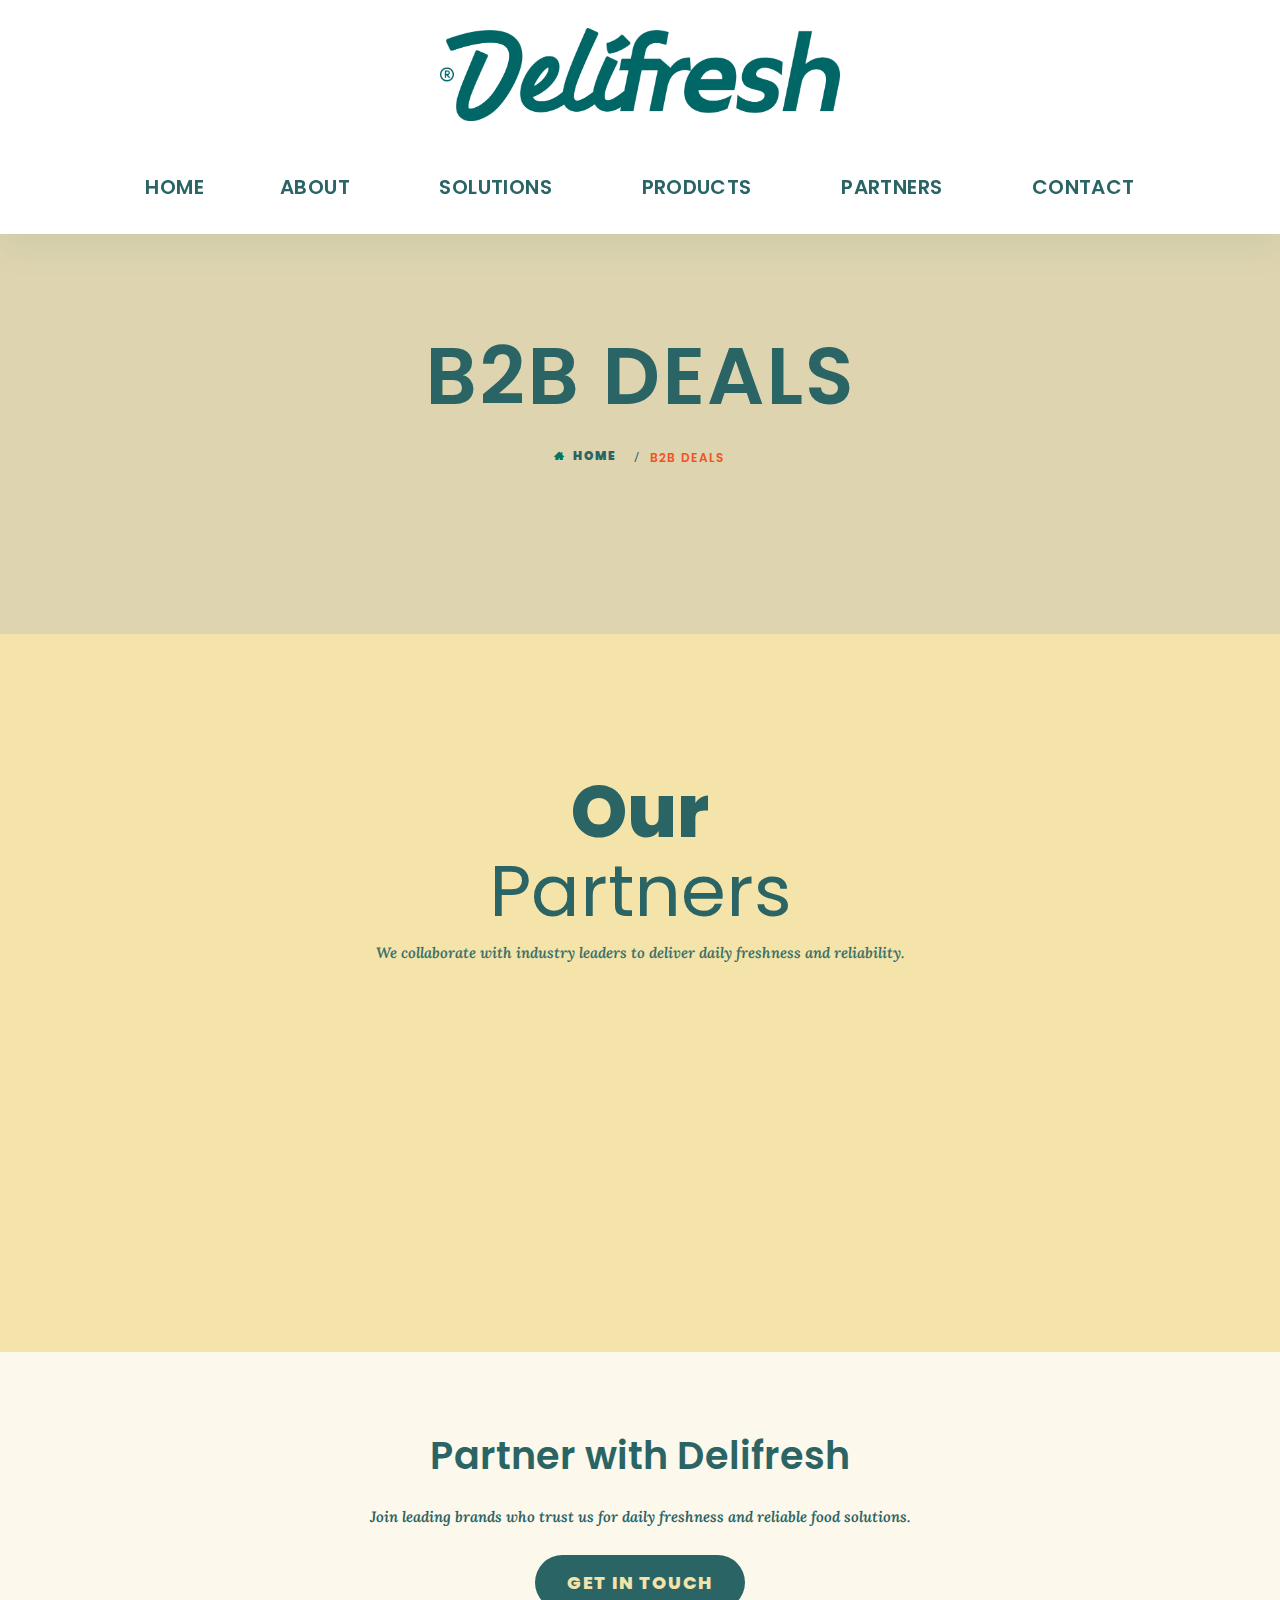
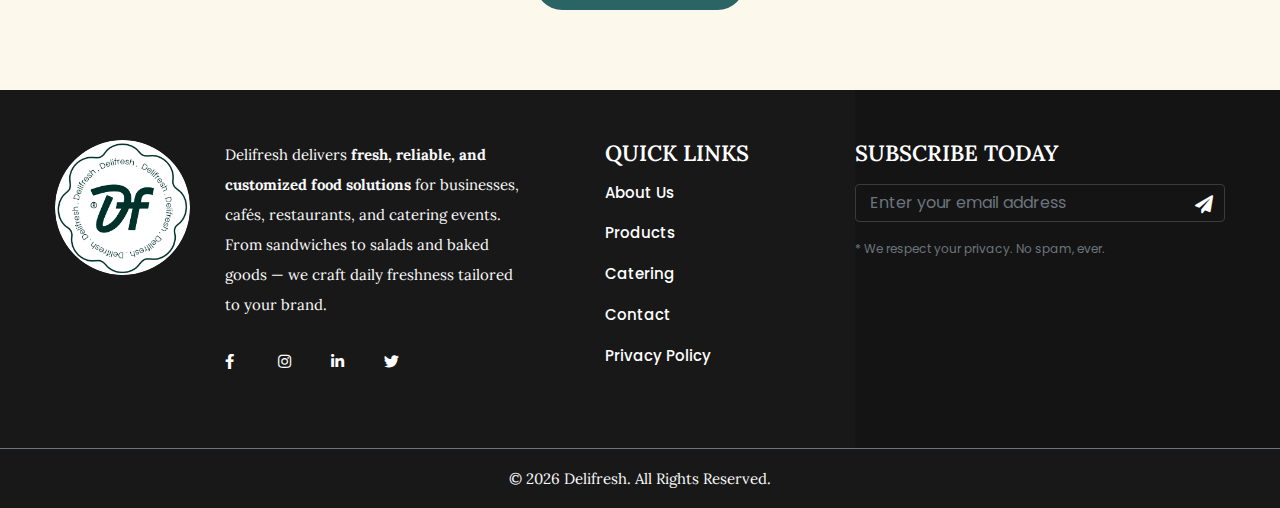
<file: b2b.html>
<!doctype html>
<html lang="en">


<!-- Mirrored from html.miraclestudio.design/deliciousa-html/contact.html by HTTrack Website Copier/3.x [XR&CO'2014], Mon, 15 Sep 2025 01:49:14 GMT -->
<!-- Added by HTTrack -->
<meta http-equiv="content-type" content="text/html;charset=utf-8" />

<head>
    <!-- Basic Page Needs
    ================================================== -->
    <meta charset="utf-8">
    <meta http-equiv="X-UA-Compatible" content="IE=edge">

    <!-- Specific Meta
    ================================================== -->
    <meta name="viewport" content="width=device-width, initial-scale=1, maximum-scale=1">
    <meta name="description" content="Unlimited Foods & Restaurants HTML5 Template">
    <meta name="keywords"
        content="HTML5, Template, Design, asian food, bakery, burger, cafe, chocolate, coffee, delivery, dessert, donuts, drinks, farm, fast food, food, organic, restaurant " />
    <meta name="author" content="creative-wp">

    <!-- Titles
    ================================================== -->
    <title>Delifresh | Fresh, Reliable & Customized Food Solutions</title>

    <!-- Favicons
    ================================================== -->
    <link rel="shortcut icon" href="assets/images/logo2.png">


    <!-- Custom Font
    ================================================== -->
    <link
        href="https://fonts.googleapis.com/css2?family=Herr+Von+Muellerhoff&amp;family=Playfair+Display:ital,wght@0,400;0,700;1,400;1,700&amp;family=Aguafina+Script&amp;family=Poppins:wght@300;400;500;600;700&amp;family=Oswald:wght@300;400;700&amp;display=swap"
        rel="stylesheet">
    <link href="https://fonts.googleapis.com/css2?family=Lora:ital,wght@0,400..700;1,400..700&family=Poppins:ital,wght@0,100;0,200;0,300;0,400;0,500;0,600;0,700;0,800;0,900;1,100;1,200;1,300;1,400;1,500;1,600;1,700;1,800;1,900&display=swap" rel="stylesheet">

    <!-- CSS
    ================================================== -->
    <link rel="stylesheet" href="assets/css/bootstrap.min.css">
    <link rel="stylesheet" href="assets/css/magnific-popup.css">
    <link rel="stylesheet" href="assets/css/owl.carousel.min.css">
    <link rel="stylesheet" href="assets/css/swiper.min.css">
    <link rel="stylesheet" href="assets/css/pagepilling.min.css">
    <link rel="stylesheet" href="assets/css/magnific-popup.css">
    <link rel="stylesheet" href="assets/css/simple-scrollbar.css">
    <link rel="stylesheet" href="assets/css/datepicker.min.css">
    <link rel="stylesheet" href="assets/css/fontawesome.all.min.css">
    <link rel="stylesheet" href="assets/css/icomoon.css">
    <link rel="stylesheet" href="assets/css/style.css">
    <link rel="stylesheet" href="assets/css/redesign.css">


        <header class="site-header default-header-style header-absolute intro-element">
            <div class="header-top-area">
                <div class="container">
                    <div class="row align-items-center">
                        
                        <div class="col-12">
                            <div class="site-branding">
                                <a href="index.html">
                                    <img src="assets/images/logo.png" alt="Site Logo" />
                                </a>
                            </div><!-- /.site-branding -->
                        </div>
                        
                    </div>
                </div>
            </div>

            <!-- /.header-top-area -->

            <div class="navigation-area">
                <div class="container">
                    <div class="row">
                        <div class="col-12">
                            <div class="site-navigation">
                                <div class="site-navigation-inner">
                                    <nav class="navigation">
                                        <div class="menu-wrapper">
                                            <div class="menu-content">
                                                <ul class="mainmenu">
                                                    <!-- Logo -->
                                                    <li class="sticky-logo">
                                                        <a href="index.html">
                                                            <img width="200" src="assets/images/logo.png"
                                                                alt="Delifresh Logo">
                                                        </a>
                                                    </li>

                                                    <!-- Main Menu Items -->
                                                    <li><a href="index.html">Home</a></li>

                                                    <!-- About Dropdown -->
                                                    <li>
                                                        <a href="#">About</a>
                                                        <ul class="sub-menu">
                                                            <li><a href="about.html">About Us</a></li>
                                                            <li><a href="factors.html">Our Factors</a></li>
                                                            <li><a href="qc.html">Quality Control</a></li>
                                                        </ul>
                                                    </li>

                                                    <!-- Solutions Dropdown -->
                                                    <li>
                                                        <a href="#">Solutions</a>
                                                        <ul class="sub-menu">
                                                            <li><a href="catering.html">Catering</a></li>
                                                            <li><a href="event.html">Events</a></li>
                                                            <li><a href="b2b.html">B2B Deals</a></li>
                                                        </ul>
                                                    </li>

                                                    <!-- Products Dropdown -->
                                                    <li>
                                                        <a href="#">Products</a>
                                                        <ul class="sub-menu">
                                                            <li><a href="products.html">Product List</a></li>
                                                            <li><a href="onlineorder.html">Online Order</a></li>
                                                        </ul>
                                                    </li>

                                                    <!-- Partners -->
                                                    <li>
                                                        <a href="#">Partners</a>
                                                        <ul class="sub-menu">
                                                            <li><a href="case-study.html">Case Study</a></li>
                                                        </ul>
                                                    </li>

                                                    <!-- Contact -->
                                                    <li><a href="contact.html">Contact</a></li>
                                                </ul>
                                        </div>
                                    </div>
                                </nav>
                            </div>
                        </div>

                        <!-- /.site-navigation -->
                    </div>
                    <!-- /.col-12 -->
                </div>
                <!-- /.row -->
            </div>
            <!-- /.container -->
        </div><!-- /.navigation-area -->

        <div class="mobile-sidebar-menu sidebar-menu">
            <div class="overlaybg"></div>
        </div>
    </header>
    <!--~~./ end site header ~~-->
    <!--~~~ Sticky Header ~~~-->
    <div id="sticky-header"></div>
    <!--~./ end sticky header ~-->
						</div>
						<!-- /.col-12 -->
					</div>
					<!-- /.row -->
				</div>
				<!-- /.container -->
			</div><!-- /.navigation-area -->

            <div class="mobile-sidebar-menu sidebar-menu">
                <div class="overlaybg"></div>
            </div>
        </header>
        <!--~~./ end site header ~~-->
        <!--~~~ Sticky Header ~~~-->
        <div id="sticky-header"></div>
        <!--~./ end sticky header ~-->

        <!--~~~~~~~~~~~~~~~~~~~~~~~~~~~~~~~~~~~~~~~
            Start Page Title Area
        ~~~~~~~~~~~~~~~~~~~~~~~~~~~~~~~~~~~~~~~~-->
        <div class="page-title-area bg-image bg-parallax2">
            <div class="container">
                <div class="row">
                    <div class="col-12">
                        <div class="page-header-content text-center">
                            <div class="page-header-caption">
                                <h2 class="page-title">B2B Deals</h2>
                            </div>
                            <div class="breadcrumb-area">
                                <ol class="breadcrumb">
                                    <li class="breadcrumb-item"><a href="index.html">Home</a></li>
                                    <li class="breadcrumb-item active">B2B Deals</li>
                                </ol>
                            </div>
                            <!--~~./ breadcrumb-area ~~-->
                        </div>
                        <!--~~./ page-header-content ~~-->
                    </div>
                </div>
            </div>
            <!--~~./ end container ~~-->
        </div>
        <!--~~./ end page title area ~~-->


        <!-- ================== B2B CLIENTS GRID ================== -->
        <div class="b2b-deals-block ptb-100 bg-light b2b-redesigned">
            <div class="container">
                <div class="section-title section-default-two text-center mb-5">
                    <h2 class="title-main">Our <span>Partners</span></h2>
                    <br>
                    <p class="subtitle mt-2">We collaborate with industry leaders to deliver daily freshness and reliability.
                    </p>
                </div>

                <div class="row justify-content-center text-center">
                    <!-- Talabat Mart -->
                    <div class="col-lg-2 col-md-3 col-sm-4 col-6 mb-4 animate" data-animate="hg-fadeInUp"
                        data-duration="0.8s">
                        <img src="assets/images/partners/talabat.png" alt="Talabat Mart" class="img-fluid mb-2">
                        <h6>Talabat Mart</h6>
                    </div>

                    <div class="col-lg-2 col-md-3 col-sm-4 col-6 mb-4 animate" data-animate="hg-fadeInUp"
                        data-duration="1s">
                        <img src="assets/images/partners/fifth.png" alt="Fifth Street Coffee" class="img-fluid mb-2">
                        <h6>Fifth Street Coffee</h6>
                    </div>

                    <div class="col-lg-2 col-md-3 col-sm-4 col-6 mb-4 animate" data-animate="hg-fadeInUp"
                        data-duration="1.2s">
                        <img src="assets/images/partners/caribou.png" alt="Caribou Coffee" class="img-fluid mb-2">
                        <h6>Caribou Coffee</h6>
                    </div>

                    <div class="col-lg-2 col-md-3 col-sm-4 col-6 mb-4 animate" data-animate="hg-fadeInUp"
                        data-duration="1.4s">
                        <img src="assets/images/partners/coffeshop.png" alt="CoffeeShop Company" class="img-fluid mb-2">
                        <h6>CoffeeShop Company</h6>
                    </div>

                    <div class="col-lg-2 col-md-3 col-sm-4 col-6 mb-4 animate" data-animate="hg-fadeInUp"
                        data-duration="1.6s">
                        <img src="assets/images/partners/luka.png" alt="Luka’s" class="img-fluid mb-2">
                        <h6>Luka’s</h6>
                    </div>

                    <div class="col-lg-2 col-md-3 col-sm-4 col-6 mb-4 animate" data-animate="hg-fadeInUp"
                        data-duration="1.8s">
                        <img src="assets/images/partners/starbucks.png" alt="Starbucks" class="img-fluid mb-2">
                        <h6>Starbucks</h6>
                    </div>
                </div>
            </div>
        </div>

        <!-- ================== CTA ================== -->
        <div class="b2b-cta-block ptb-100  text-dark text-center cta-redesign">
            <div class="container">
                <h2 class="mb-4">Partner with Delifresh</h2>
                <p class="mb-4">Join leading brands who trust us for daily freshness and reliable food solutions.</p>
                <a href="contact.html" class="btn btn-default btn-white">Get in Touch</a>
            </div>
        </div>


        <!--~~~~~~~~~~~~~~~~~~~~~~~~~~~~~~~~~~~~~~~
            Start SITE FOOTER
        ~~~~~~~~~~~~~~~~~~~~~~~~~~~~~~~~~~~~~~~-->
        <footer class="site-footer footer-default-style bg-soft-black text-light">
            <!-- Footer Widget Area -->
            <div class="footer-widget-area ptb-50">
                <div class="container">
                    <div class="row justify-content-between">

                        <!-- About Widget -->
                        <div class="col-lg-5 col-md-6 mb-4">
                            <aside class="bt-about-footer-widget">
                                <div class="widget-content">
                                    <div class="about-logo mb-3">
                                        <a href="index.html">
                                            <img class="rounded-circle" src="assets/images/logo2.png"
                                                alt="Delifresh Logo">
                                        </a>
                                    </div>
                                    <div class="about-info">
                                        <p>
                                            Delifresh delivers <strong>fresh, reliable, and customized food
                                                solutions</strong>
                                            for businesses, cafés, restaurants, and catering events.
                                            From sandwiches to salads and baked goods — we craft daily freshness
                                            tailored to your brand.
                                        </p>
                                        <div class="social-status mt-3">
                                            <a href="#" class="mr-3"><span class="fab fa-facebook-f"></span></a>
                                            <a href="#" class="mr-3"><span class="fab fa-instagram"></span></a>
                                            <a href="#" class="mr-3"><span class="fab fa-linkedin-in"></span></a>
                                            <a href="#"><span class="fab fa-twitter"></span></a>
                                        </div>
                                    </div>
                                </div>
                            </aside>
                        </div>
                        <!-- End About -->

                        <!-- Quick Links -->
                        <div class="col-lg-2 col-md-6 mb-4">
                            <aside class="widget_links">
                                <div class="widget-content">
                                    <h5 class="text-uppercase mb-3">Quick Links</h5>
                                    <ul class="list-unstyled">
                                        <li><a href="about.html">About Us</a></li>
                                        <li><a href="products.html">Products</a></li>
                                        <li><a href="catering.html">Catering</a></li>
                                        <li><a href="contact.html">Contact</a></li>
                                        <li><a href="#">Privacy Policy</a></li>
                                    </ul>
                                </div>
                            </aside>
                        </div>
                        <!-- End Quick Links -->

                        <!-- Subscribe -->
                        <div class="col-lg-4 col-md-12">
                            <aside class="tb-subscribe-widget">
                                <h5 class="widget-title text-uppercase mb-3"><span>Subscribe</span> Today</h5>
                                <div class="widget-content">
                                    <div class="subscribe-form">
                                        <!-- Subscribe form -->
                                        <form class="dv-form" id="mc-form" action="#" method="post">
                                            <div class="form-group d-flex">
                                                <input id="mc-email" name="EMAIL" class="form-control"
                                                    placeholder="Enter your email address" type="email">
                                                <button class="btn btn-primary ml-2" id="subscribe-btn" type="submit">
                                                    <i class="fa fa-paper-plane"></i>
                                                </button>
                                            </div>
                                            <small class="form-text text-muted">
                                                <span>*</span> We respect your privacy. No spam, ever.
                                            </small>
                                            <div class="messages mt-2"></div>
                                        </form>
                                    </div>
                                </div>
                            </aside>
                        </div>
                        <!-- End Subscribe -->
                    </div>
                </div>
            </div>

            <!-- Footer Bottom -->
            <div class="footer-bottom text-center py-3 border-top border-secondary">
                <p class="mb-0">&copy;
                    <script>document.write(new Date().getFullYear())</script> Delifresh. All Rights Reserved.
                </p>
            </div>
        </footer>

        <!--~./ end site footer ~-->

    </div>
    <!--~~./ end site content ~~-->

    <!-- All The JS Files
    ================================================== -->
    <script src="assets/js/jquery.js"></script>
    <script src="assets/js/popper.min.js"></script>
    <script src="assets/js/bootstrap.min.js"></script>
    <script src="assets/js/imagesloaded.pkgd.min.js"></script>
    <script src="assets/js/jquery.validate.min.js"></script>
    <script src="assets/js/theia-sticky-sidebar.min.js"></script>
    <script src="assets/js/ResizeSensor.min.js"></script>
    <script src="assets/js/owl.carousel.min.js"></script>
    <script src="assets/js/swiper.min.js"></script>
    <script src="assets/js/pagepilling.min.js"></script>
    <script src="assets/js/jarallax.min.js"></script>
    <script src="assets/js/masonry.pkgd.min.js"></script>
    <script src="assets/js/jquery.fitvids.js"></script>
    <script src="assets/js/jquery.magnific-popup.min.js"></script>
    <script src="assets/js/simple-scrollbar.min.js"></script>
    <script src="assets/js/scrolla.jquery.min.js"></script>
    <script src="assets/js/wan-spinner.js"></script>
    <script src="assets/js/jquery.nice-select.min.js"></script>
    <script src="assets/js/kinetic.js"></script>
    <script src="assets/js/jquery.final-countdown.min.js"></script>
    <script src="assets/js/datepicker.min.js"></script>
    <script src="assets/js/main.js"></script><!-- main-js -->
</body>


<!-- Mirrored from html.miraclestudio.design/deliciousa-html/contact.html by HTTrack Website Copier/3.x [XR&CO'2014], Mon, 15 Sep 2025 01:49:14 GMT -->

</html>
</file>
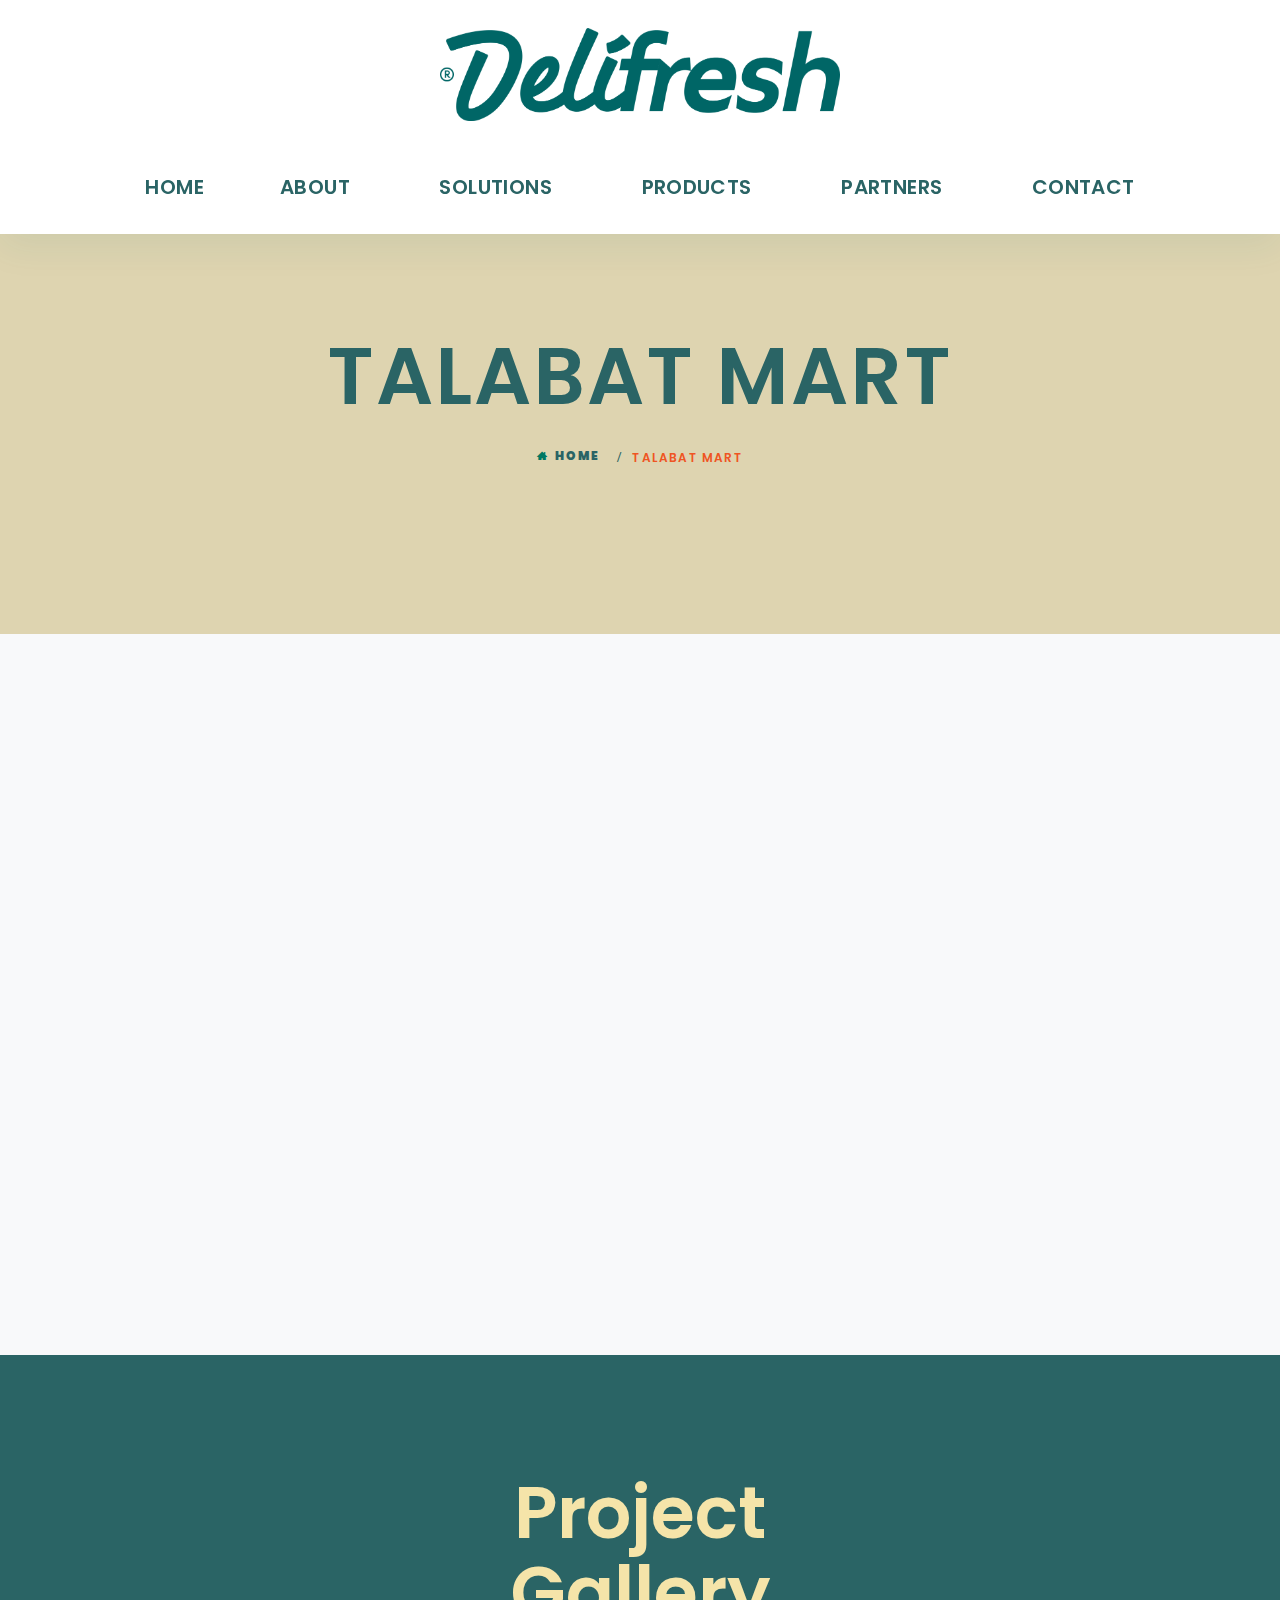
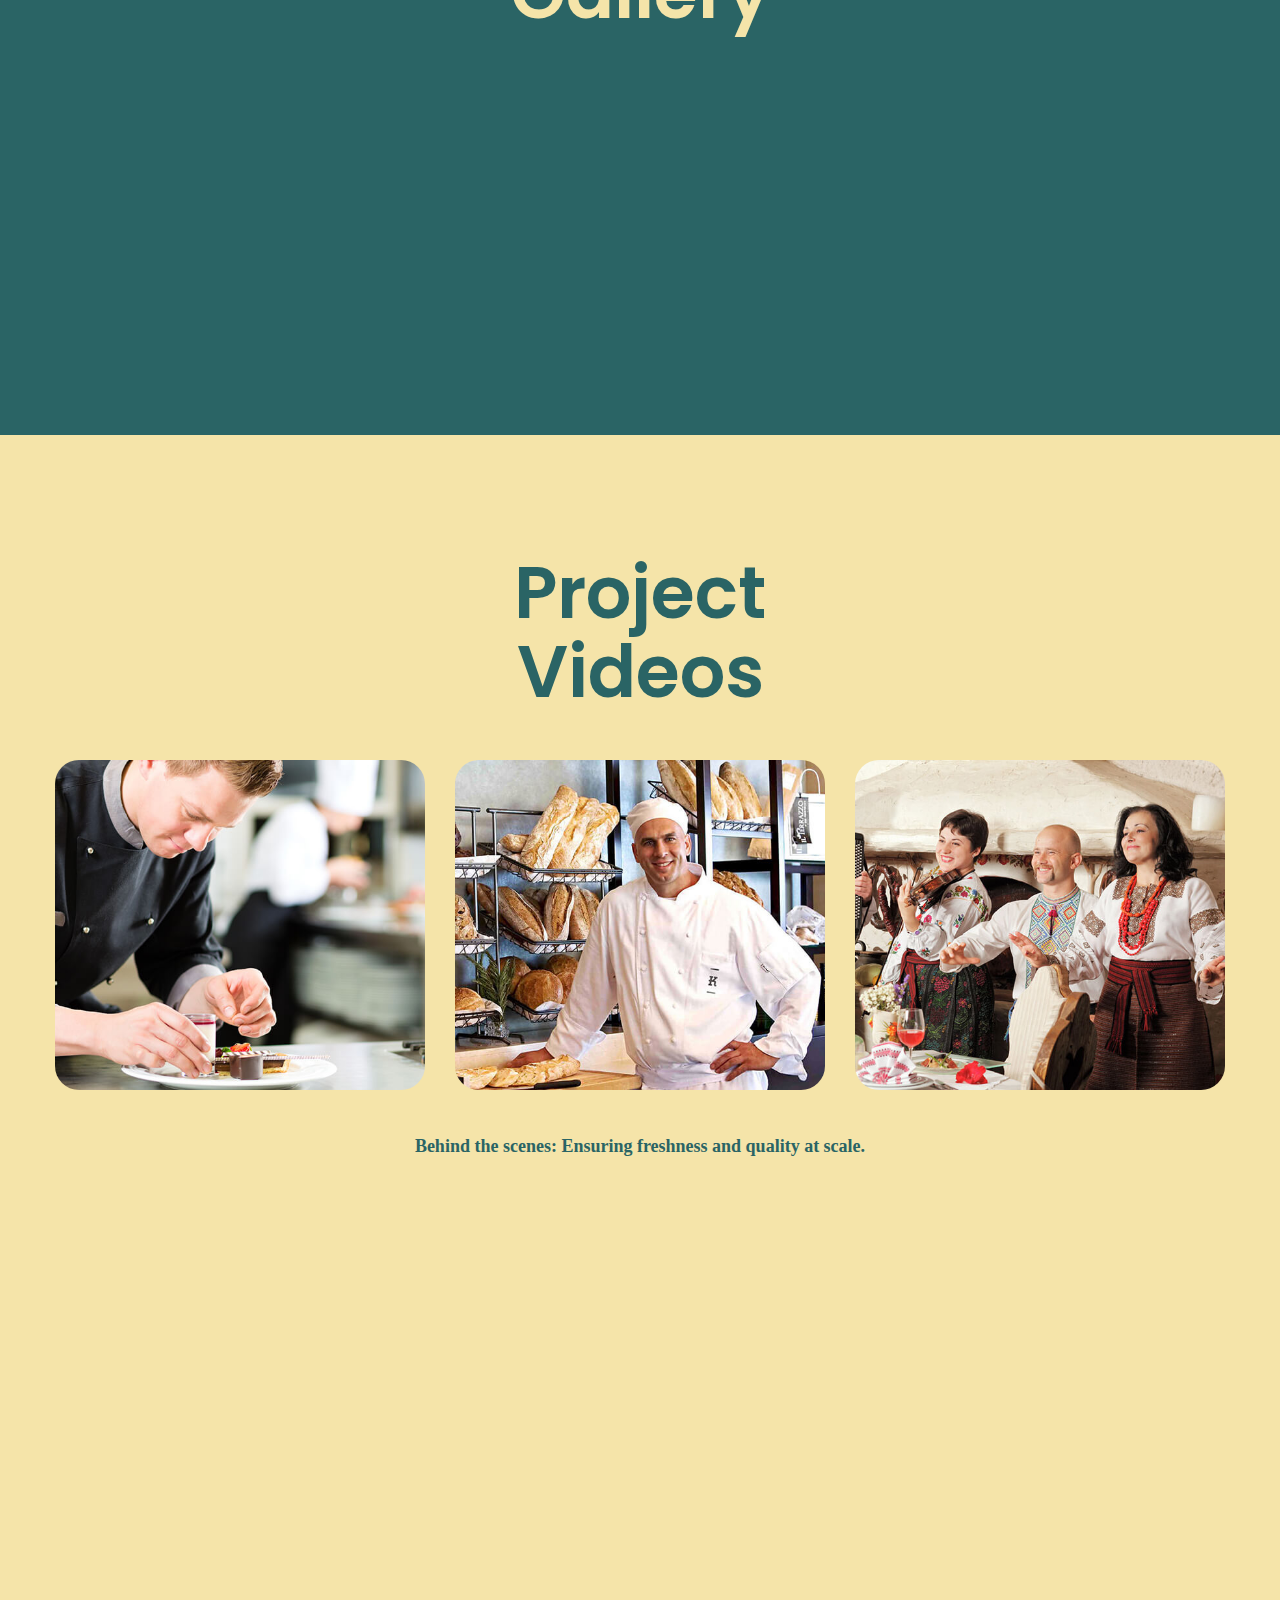
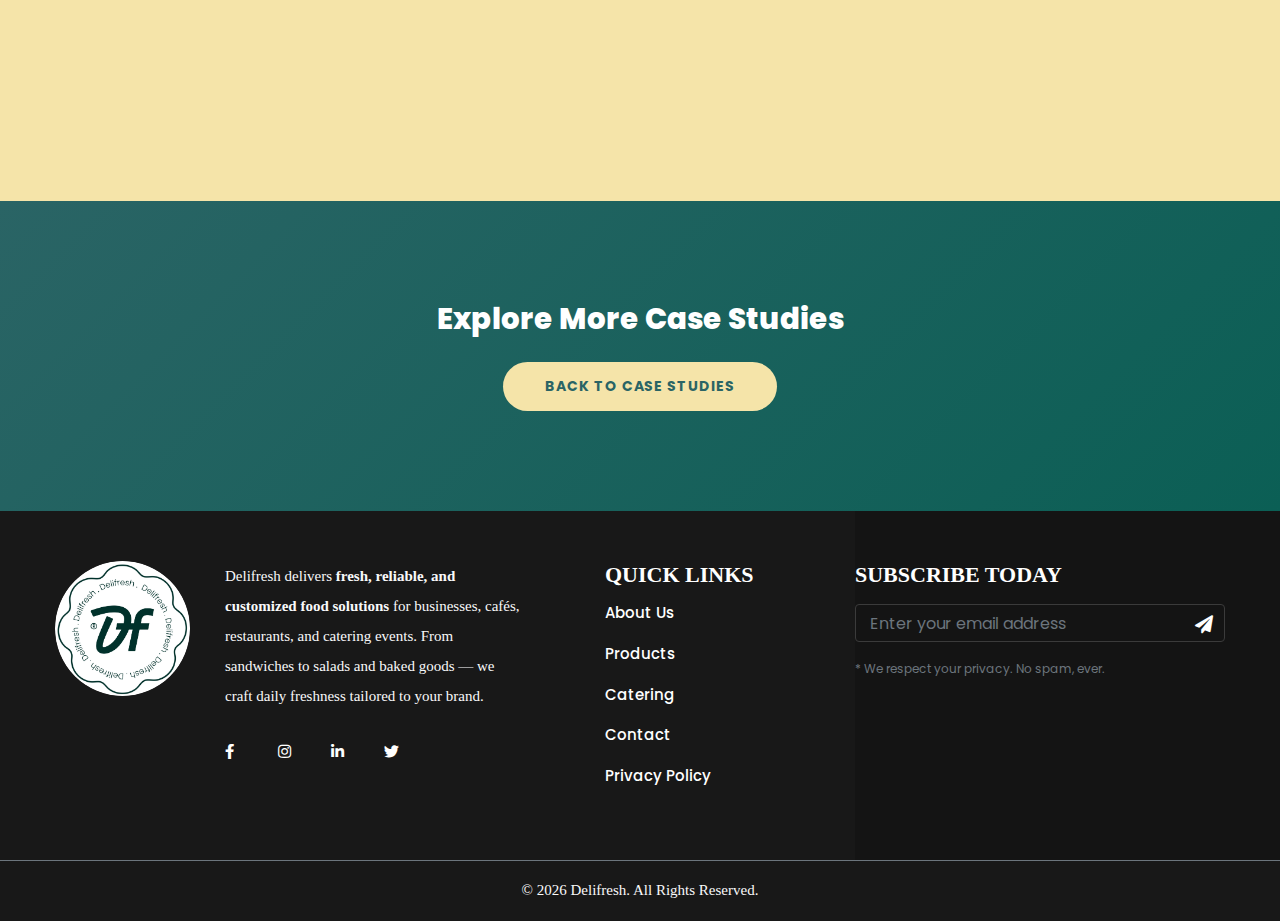
<file: case-study-talabat.html>
<!doctype html>
<html lang="en">


<!-- Mirrored from html.miraclestudio.design/deliciousa-html/contact.html by HTTrack Website Copier/3.x [XR&CO'2014], Mon, 15 Sep 2025 01:49:14 GMT -->
<!-- Added by HTTrack -->
<meta http-equiv="content-type" content="text/html;charset=utf-8" />

<head>
    <!-- Basic Page Needs
    ================================================== -->
    <meta charset="utf-8">
    <meta http-equiv="X-UA-Compatible" content="IE=edge">

    <!-- Specific Meta
    ================================================== -->
    <meta name="viewport" content="width=device-width, initial-scale=1, maximum-scale=1">
    <meta name="description" content="Unlimited Foods & Restaurants HTML5 Template">
    <meta name="keywords"
        content="HTML5, Template, Design, asian food, bakery, burger, cafe, chocolate, coffee, delivery, dessert, donuts, drinks, farm, fast food, food, organic, restaurant " />
    <meta name="author" content="creative-wp">

    <!-- Titles
    ================================================== -->
    <title>Delifresh | Fresh, Reliable & Customized Food Solutions</title>

    <!-- Favicons
    ================================================== -->
    <link rel="shortcut icon" href="assets/images/logo2.png">


    <!-- Custom Font
    ================================================== -->
    <link
        href="https://fonts.googleapis.com/css2?family=Herr+Von+Muellerhoff&amp;family=Playfair+Display:ital,wght@0,400;0,700;1,400;1,700&amp;family=Aguafina+Script&amp;family=Poppins:wght@300;400;500;600;700&amp;family=Oswald:wght@300;400;700&amp;display=swap"
        rel="stylesheet">

    <!-- CSS
    ================================================== -->
    <link rel="stylesheet" href="assets/css/bootstrap.min.css">
    <link rel="stylesheet" href="assets/css/magnific-popup.css">
    <link rel="stylesheet" href="assets/css/owl.carousel.min.css">
    <link rel="stylesheet" href="assets/css/swiper.min.css">
    <link rel="stylesheet" href="assets/css/pagepilling.min.css">
    <link rel="stylesheet" href="assets/css/magnific-popup.css">
    <link rel="stylesheet" href="assets/css/simple-scrollbar.css">
    <link rel="stylesheet" href="assets/css/datepicker.min.css">
    <link rel="stylesheet" href="assets/css/fontawesome.all.min.css">
    <link rel="stylesheet" href="assets/css/icomoon.css">
    <link rel="stylesheet" href="assets/css/style.css">
    <link rel="stylesheet" href="assets/css/redesign.css">


        <header class="site-header default-header-style header-absolute intro-element">
            <div class="header-top-area">
                <div class="container">
                    <div class="row align-items-center">
                        
                        <div class="col-12">
                            <div class="site-branding">
                                <a href="index.html">
                                    <img src="assets/images/logo.png" alt="Site Logo" />
                                </a>
                            </div><!-- /.site-branding -->
                        </div>
                        
                    </div>
                </div>
            </div>

            <!-- /.header-top-area -->

            <div class="navigation-area">
                <div class="container">
                    <div class="row">
                        <div class="col-12">
                            <div class="site-navigation">
                                <div class="site-navigation-inner">
                                    <nav class="navigation">
                                        <div class="menu-wrapper">
                                            <div class="menu-content">
                                                <ul class="mainmenu">
                                                    <!-- Logo -->
                                                    <li class="sticky-logo">
                                                        <a href="index.html">
                                                            <img width="200" src="assets/images/logo.png"
                                                                alt="Delifresh Logo">
                                                        </a>
                                                    </li>

                                                    <!-- Main Menu Items -->
                                                    <li><a href="index.html">Home</a></li>

                                                    <!-- About Dropdown -->
                                                    <li>
                                                        <a href="#">About</a>
                                                        <ul class="sub-menu">
                                                            <li><a href="about.html">About Us</a></li>
                                                            <li><a href="factors.html">Our Factors</a></li>
                                                            <li><a href="qc.html">Quality Control</a></li>
                                                        </ul>
                                                    </li>

                                                    <!-- Solutions Dropdown -->
                                                    <li>
                                                        <a href="#">Solutions</a>
                                                        <ul class="sub-menu">
                                                            <li><a href="catering.html">Catering</a></li>
                                                            <li><a href="event.html">Events</a></li>
                                                            <li><a href="b2b.html">B2B Deals</a></li>
                                                        </ul>
                                                    </li>

                                                    <!-- Products Dropdown -->
                                                    <li>
                                                        <a href="#">Products</a>
                                                        <ul class="sub-menu">
                                                            <li><a href="products.html">Product List</a></li>
                                                            <li><a href="onlineorder.html">Online Order</a></li>
                                                        </ul>
                                                    </li>

                                                    <!-- Partners -->
                                                    <li>
                                                        <a href="#">Partners</a>
                                                        <ul class="sub-menu">
                                                            <li><a href="case-study.html">Case Study</a></li>
                                                        </ul>
                                                    </li>

                                                    <!-- Contact -->
                                                    <li><a href="contact.html">Contact</a></li>
                                                </ul>
                                        </div>
                                    </div>
                                </nav>
                            </div>
                        </div>

                        <!-- /.site-navigation -->
                    </div>
                    <!-- /.col-12 -->
                </div>
                <!-- /.row -->
            </div>
            <!-- /.container -->
        </div><!-- /.navigation-area -->

        <div class="mobile-sidebar-menu sidebar-menu">
            <div class="overlaybg"></div>
        </div>
    </header>
    <!--~~./ end site header ~~-->
    <!--~~~ Sticky Header ~~~-->
    <div id="sticky-header"></div>
    <!--~./ end sticky header ~-->
                        </div>
                        <!-- /.col-12 -->
                    </div>
                    <!-- /.row -->
                </div>
                <!-- /.container -->
            </div><!-- /.navigation-area -->

            <div class="mobile-sidebar-menu sidebar-menu">
                <div class="overlaybg"></div>
            </div>
        </header>
        <!--~~./ end site header ~~-->
        <!--~~~ Sticky Header ~~~-->
        <div id="sticky-header"></div>
        <!--~./ end sticky header ~-->

        <!--~~~~~~~~~~~~~~~~~~~~~~~~~~~~~~~~~~~~~~~
            Start Page Title Area
        ~~~~~~~~~~~~~~~~~~~~~~~~~~~~~~~~~~~~~~~~-->
        <div class="page-title-area bg-image bg-parallax2">
            <div class="container">
                <div class="row">
                    <div class="col-12">
                        <div class="page-header-content text-center">
                            <div class="page-header-caption">
                                <h2 class="page-title">Talabat Mart</h2>
                            </div>
                            <div class="breadcrumb-area">
                                <ol class="breadcrumb">
                                    <li class="breadcrumb-item"><a href="index.html">Home</a></li>
                                    <li class="breadcrumb-item active">Talabat Mart</li>
                                </ol>
                            </div>
                            <!--~~./ breadcrumb-area ~~-->
                        </div>
                        <!--~~./ page-header-content ~~-->
                    </div>
                </div>
            </div>
            <!--~~./ end container ~~-->
        </div>
        <!--~~./ end page title area ~~-->

<!-- ================== INTRO ================== -->
<div class="case-intro-block ptb-100 bg-light">
    <div class="container">
        <div class="row justify-content-center">
            <div class="col-lg-10 animate" data-animate="hg-fadeInUp" data-duration="1s">
                <h3>Overview</h3>
                <p>
                    Talabat Mart, as one of the fastest-growing quick-commerce platforms in the region,
                    needed a reliable food manufacturing partner that could guarantee freshness, speed,
                    and scalability. Delifresh partnered with Talabat Mart to provide daily fresh meals,
                    sandwiches, salads, and snacks that meet high standards of quality and punctual delivery.
                </p>
                <p>
                    By aligning with Delifresh’s expertise in large-scale food production, Talabat Mart
                    enhanced their customer satisfaction by ensuring that every order delivered to end
                    customers maintained the promise of freshness and consistency.
                </p>
                <p>
                    Talabat Mart, as one of the fastest-growing quick-commerce platforms in the region,
                    needed a reliable food manufacturing partner that could guarantee freshness, speed,
                    and scalability. Delifresh partnered with Talabat Mart to provide daily fresh meals,
                    sandwiches, salads, and snacks that meet high standards of quality and punctual delivery.
                </p>
                <p>
                    By aligning with Delifresh’s expertise in large-scale food production, Talabat Mart
                    enhanced their customer satisfaction by ensuring that every order delivered to end
                    customers maintained the promise of freshness and consistency.
                </p>
            </div>
        </div>
    </div>
</div>

<!-- ================== GALLERY ================== -->
<div class="case-gallery-block ptb-100" gallery-redesigned>
    <div class="container">
        <div class="section-title section-default-two text-center mb-5">
            <h2 class="title-main">Project <span>Gallery</span></h2>
            <br>
        </div>
        <div class="row mt-2">
            <div class="col-md-4 mb-4 animate" data-animate="hg-fadeInUp" data-duration="0.8s">
                <a href="assets/images/t1.jpg" class="image-popup">
                    <img src="assets/images/t1.jpg" alt="Talabat Mart Project"
                        class="img-fluid rounded shadow">
                </a>
            </div>
            <div class="col-md-4 mb-4 animate" data-animate="hg-fadeInUp" data-duration="1s">
                <a href="assets/images/t2.webp" class="image-popup">
                    <img src="assets/images/t2.webp" alt="Talabat Mart Project"
                        class="img-fluid rounded shadow">
                </a>
            </div>
            <div class="col-md-4 mb-4 animate" data-animate="hg-fadeInUp" data-duration="1.2s">
                <a href="assets/images/t3.webp" class="image-popup">
                    <img src="assets/images/t3.webp" alt="Talabat Mart Project"
                        class="img-fluid rounded shadow">
                </a>
            </div>
        </div>
    </div>
</div>

<!-- ================== VIDEO ================== -->
<div class="case-video-block ptb-100 bg-light video-redesigned">
    <div class="container text-center">
        <div class="section-title section-default-two mb-5">
            <h2 class="title-main">Project <span>Videos</span></h2>
            <br>
        </div>

        <div class="row justify-content-center mt-2">
            <div class="col-md-4 mb-4">
                <a href="https://player.vimeo.com/video/192089758" class="video-popup d-block">
                    <img src="assets/images/event/event1.jpg" alt="Video 1" class="img-fluid rounded shadow">
                    <span class="icon-play3 position-absolute"></span>
                </a>
            </div>
            <div class="col-md-4 mb-4">
                <a href="https://www.youtube.com/watch?v=ScMzIvxBSi4" class="video-popup d-block">
                    <img src="assets/images/event/event2.jpg" alt="Video 2" class="img-fluid rounded shadow">
                    <span class="icon-play3 position-absolute"></span>
                </a>
            </div>
            <div class="col-md-4 mb-4">
                <a href="https://player.vimeo.com/video/327930233" class="video-popup d-block">
                    <img src="assets/images/event/event3.jpg" alt="Video 3" class="img-fluid rounded shadow">
                    <span class="icon-play3 position-absolute"></span>
                </a>
            </div>
        </div>
        <p class="mt-3">Behind the scenes: Ensuring freshness and quality at scale.</p>
    </div>
</div>


<!-- ================== IMPACT ================== -->
<div class="case-impact-block ptb-100">
    <div class="container">
        <div class="row justify-content-center text-center">
            <div class="col-lg-8 animate" data-animate="hg-fadeInUp" data-duration="1s">
                <h3>Impact & Results</h3>
                <ul class="list-unstyled mt-3">
                    <li>✔ Improved delivery consistency and reliability.</li>
                    <li>✔ Enhanced customer satisfaction with daily fresh products.</li>
                    <li>✔ Streamlined supply chain between production and delivery hubs.</li>
                    <li>✔ Scalable solutions to support Talabat Mart’s rapid growth.</li>
                </ul>
            </div>
        </div>
    </div>
</div>

<!-- ================== BACK CTA ================== -->
<div class="case-cta-block ptb-100 bg-primary text-white text-center">
    <div class="container">
        <h2 class="mb-4">Explore More Case Studies</h2>
        <a href="case-study.html" class="btn btn-default btn-white">Back to Case Studies</a>
    </div>
</div>


        <!--~~~~~~~~~~~~~~~~~~~~~~~~~~~~~~~~~~~~~~~
            Start SITE FOOTER
        ~~~~~~~~~~~~~~~~~~~~~~~~~~~~~~~~~~~~~~~-->
        <footer class="site-footer footer-default-style bg-soft-black text-light">
            <!-- Footer Widget Area -->
            <div class="footer-widget-area ptb-50">
                <div class="container">
                    <div class="row justify-content-between">

                        <!-- About Widget -->
                        <div class="col-lg-5 col-md-6 mb-4">
                            <aside class="bt-about-footer-widget">
                                <div class="widget-content">
                                    <div class="about-logo mb-3">
                                        <a href="index.html">
                                            <img class="rounded-circle" src="assets/images/logo2.png"
                                                alt="Delifresh Logo">
                                        </a>
                                    </div>
                                    <div class="about-info">
                                        <p>
                                            Delifresh delivers <strong>fresh, reliable, and customized food
                                                solutions</strong>
                                            for businesses, cafés, restaurants, and catering events.
                                            From sandwiches to salads and baked goods — we craft daily freshness
                                            tailored to your brand.
                                        </p>
                                        <div class="social-status mt-3">
                                            <a href="#" class="mr-3"><span class="fab fa-facebook-f"></span></a>
                                            <a href="#" class="mr-3"><span class="fab fa-instagram"></span></a>
                                            <a href="#" class="mr-3"><span class="fab fa-linkedin-in"></span></a>
                                            <a href="#"><span class="fab fa-twitter"></span></a>
                                        </div>
                                    </div>
                                </div>
                            </aside>
                        </div>
                        <!-- End About -->

                        <!-- Quick Links -->
                        <div class="col-lg-2 col-md-6 mb-4">
                            <aside class="widget_links">
                                <div class="widget-content">
                                    <h5 class="text-uppercase mb-3">Quick Links</h5>
                                    <ul class="list-unstyled">
                                        <li><a href="about.html">About Us</a></li>
                                        <li><a href="products.html">Products</a></li>
                                        <li><a href="catering.html">Catering</a></li>
                                        <li><a href="contact.html">Contact</a></li>
                                        <li><a href="#">Privacy Policy</a></li>
                                    </ul>
                                </div>
                            </aside>
                        </div>
                        <!-- End Quick Links -->

                        <!-- Subscribe -->
                        <div class="col-lg-4 col-md-12">
                            <aside class="tb-subscribe-widget">
                                <h5 class="widget-title text-uppercase mb-3"><span>Subscribe</span> Today</h5>
                                <div class="widget-content">
                                    <div class="subscribe-form">
                                        <!-- Subscribe form -->
                                        <form class="dv-form" id="mc-form" action="#" method="post">
                                            <div class="form-group d-flex">
                                                <input id="mc-email" name="EMAIL" class="form-control"
                                                    placeholder="Enter your email address" type="email">
                                                <button class="btn btn-primary ml-2" id="subscribe-btn" type="submit">
                                                    <i class="fa fa-paper-plane"></i>
                                                </button>
                                            </div>
                                            <small class="form-text text-muted">
                                                <span>*</span> We respect your privacy. No spam, ever.
                                            </small>
                                            <div class="messages mt-2"></div>
                                        </form>
                                    </div>
                                </div>
                            </aside>
                        </div>
                        <!-- End Subscribe -->
                    </div>
                </div>
            </div>

            <!-- Footer Bottom -->
            <div class="footer-bottom text-center py-3 border-top border-secondary">
                <p class="mb-0">&copy;
                    <script>document.write(new Date().getFullYear())</script> Delifresh. All Rights Reserved.
                </p>
            </div>
        </footer>

        <!--~./ end site footer ~-->

    </div>
    <!--~~./ end site content ~~-->

    <!-- All The JS Files
    ================================================== -->
    <script src="assets/js/jquery.js"></script>
    <script src="assets/js/popper.min.js"></script>
    <script src="assets/js/bootstrap.min.js"></script>
    <script src="assets/js/imagesloaded.pkgd.min.js"></script>
    <script src="assets/js/jquery.validate.min.js"></script>
    <script src="assets/js/theia-sticky-sidebar.min.js"></script>
    <script src="assets/js/ResizeSensor.min.js"></script>
    <script src="assets/js/owl.carousel.min.js"></script>
    <script src="assets/js/swiper.min.js"></script>
    <script src="assets/js/pagepilling.min.js"></script>
    <script src="assets/js/jarallax.min.js"></script>
    <script src="assets/js/masonry.pkgd.min.js"></script>
    <script src="assets/js/jquery.fitvids.js"></script>
    <script src="assets/js/jquery.magnific-popup.min.js"></script>
    <script src="assets/js/simple-scrollbar.min.js"></script>
    <script src="assets/js/scrolla.jquery.min.js"></script>
    <script src="assets/js/wan-spinner.js"></script>
    <script src="assets/js/jquery.nice-select.min.js"></script>
    <script src="assets/js/kinetic.js"></script>
    <script src="assets/js/jquery.final-countdown.min.js"></script>
    <script src="assets/js/datepicker.min.js"></script>
    <script src="assets/js/main.js"></script><!-- main-js -->
    <script>
    $(document).ready(function () {
        // Initialize Magnific Popup
        $('.image-popup').magnificPopup({
            type: 'image',
            gallery: {
                enabled: true // Enable gallery mode
            },
            removalDelay: 300, // Delay for CSS animations
            mainClass: 'mfp-fade' // Fade animation
        });
    });
</script>

</body>


<!-- Mirrored from html.miraclestudio.design/deliciousa-html/contact.html by HTTrack Website Copier/3.x [XR&CO'2014], Mon, 15 Sep 2025 01:49:14 GMT -->

</html>
</file>
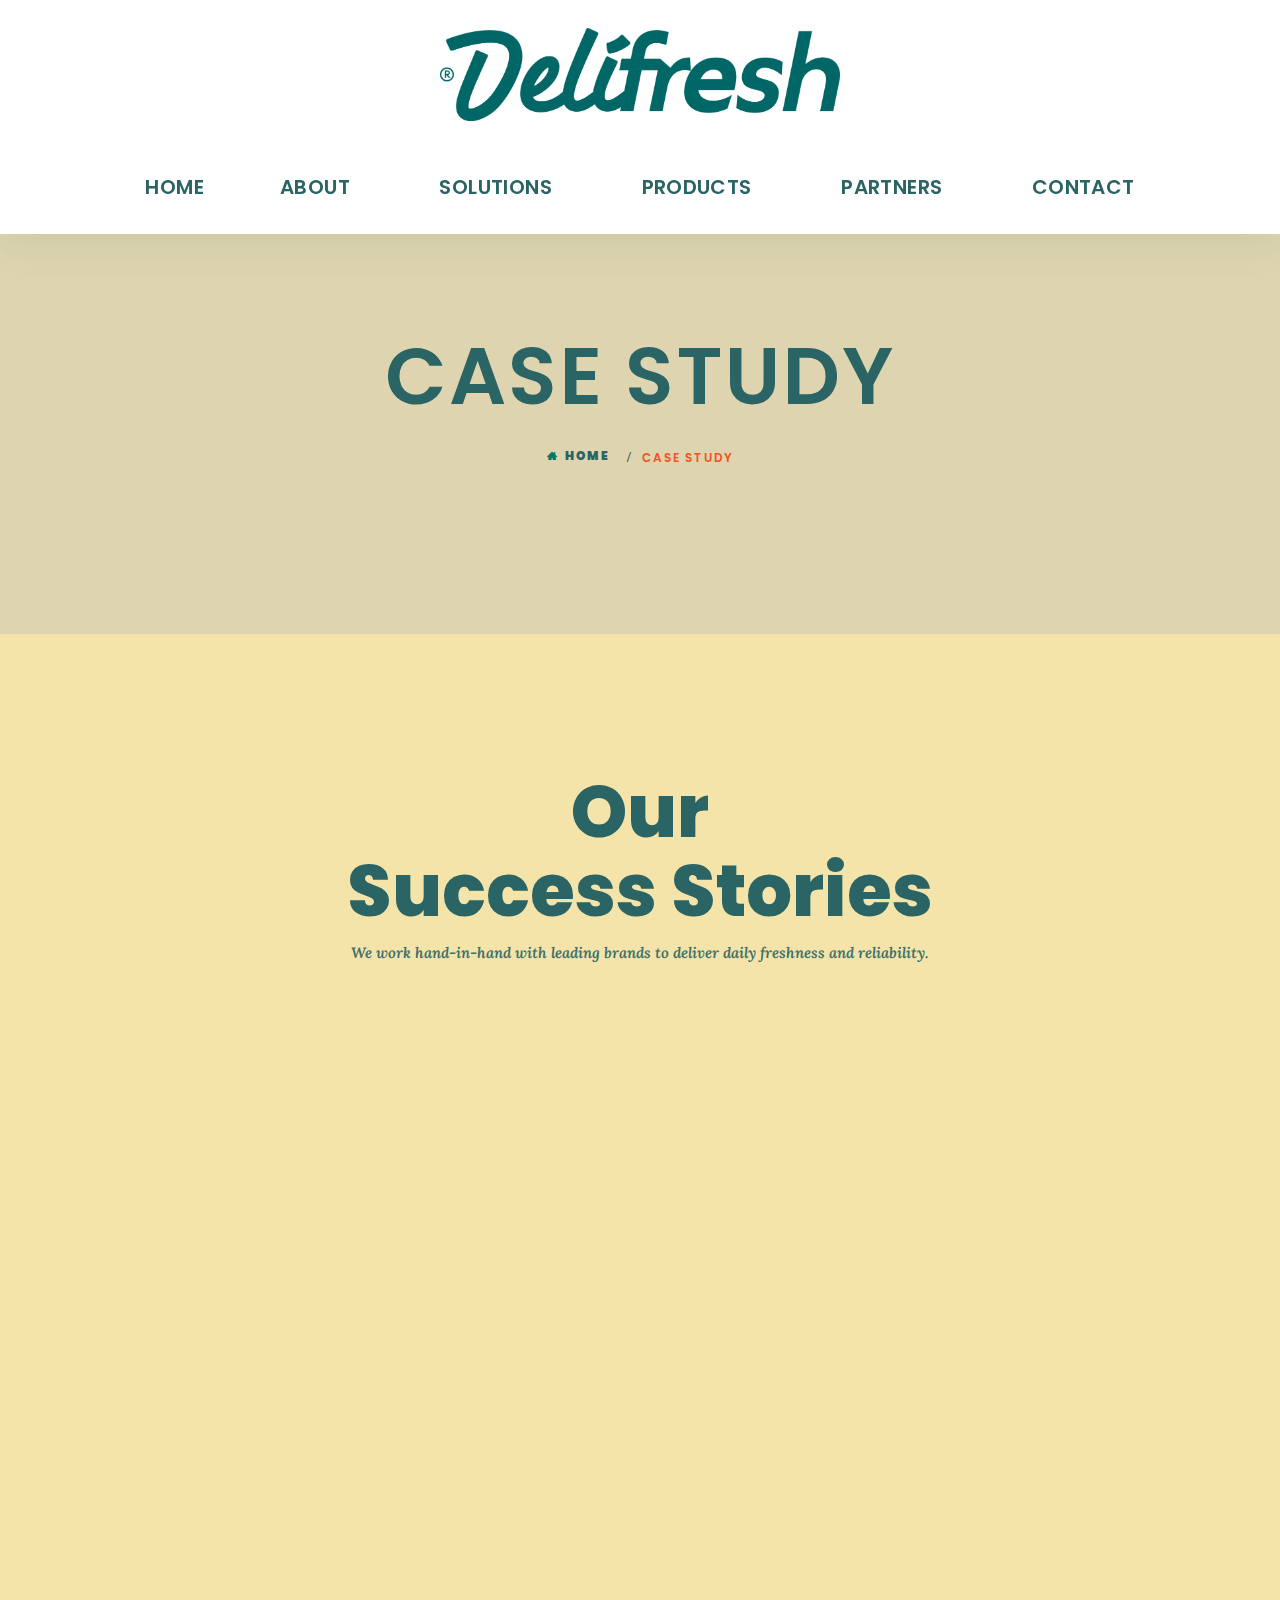
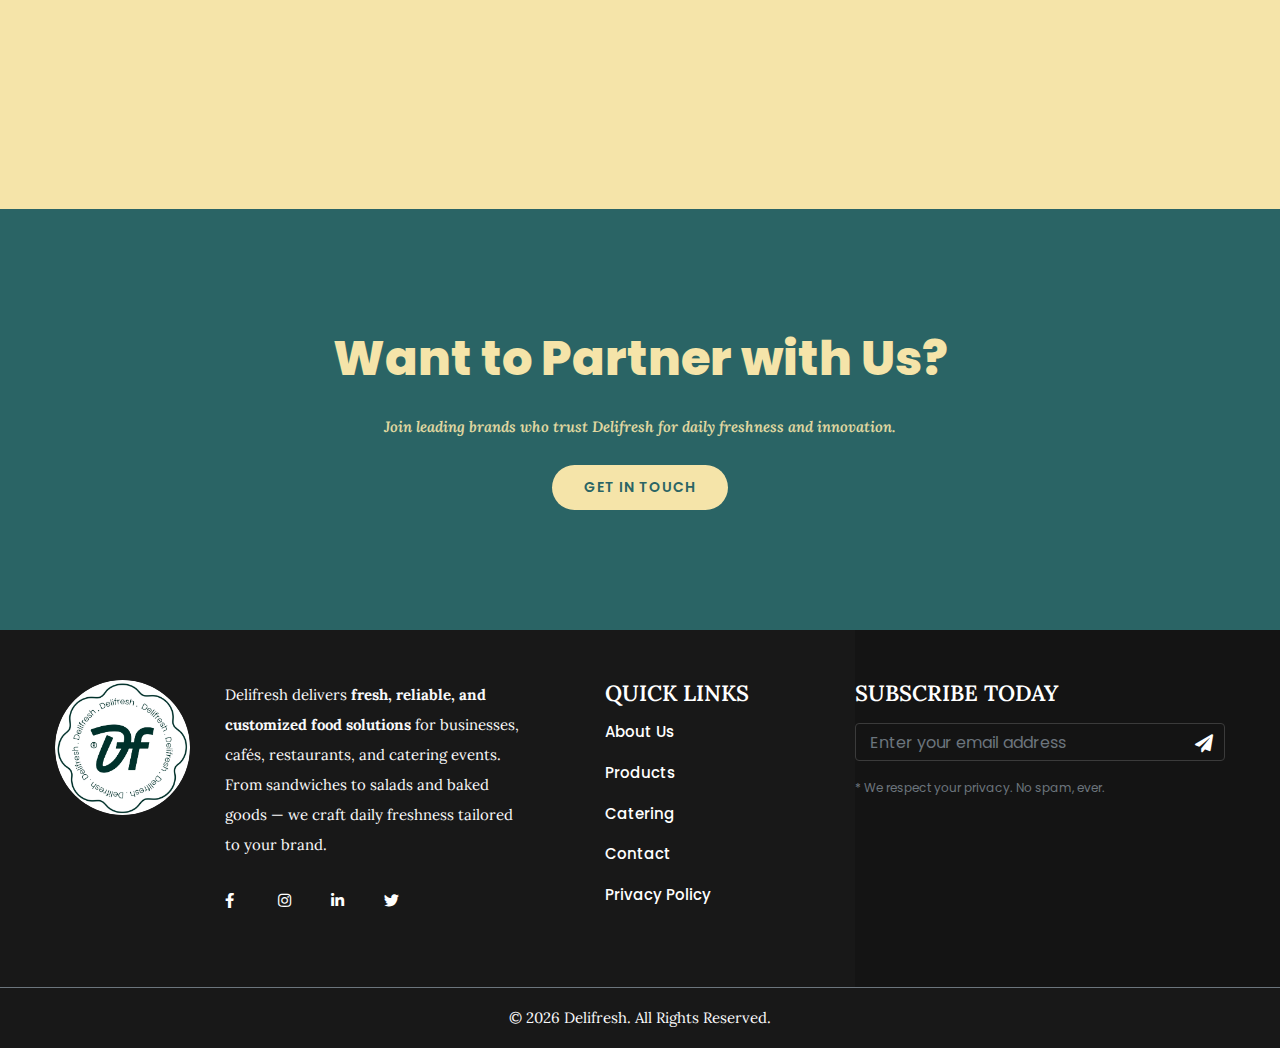
<file: case-study.html>
<!doctype html>
<html lang="en">


<!-- Mirrored from html.miraclestudio.design/deliciousa-html/contact.html by HTTrack Website Copier/3.x [XR&CO'2014], Mon, 15 Sep 2025 01:49:14 GMT -->
<!-- Added by HTTrack -->
<meta http-equiv="content-type" content="text/html;charset=utf-8" />

<head>
    <!-- Basic Page Needs
    ================================================== -->
    <meta charset="utf-8">
    <meta http-equiv="X-UA-Compatible" content="IE=edge">

    <!-- Specific Meta
    ================================================== -->
    <meta name="viewport" content="width=device-width, initial-scale=1, maximum-scale=1">
    <meta name="description" content="Unlimited Foods & Restaurants HTML5 Template">
    <meta name="keywords"
        content="HTML5, Template, Design, asian food, bakery, burger, cafe, chocolate, coffee, delivery, dessert, donuts, drinks, farm, fast food, food, organic, restaurant " />
    <meta name="author" content="creative-wp">

    <!-- Titles
    ================================================== -->
    <title>Delifresh | Fresh, Reliable & Customized Food Solutions</title>

    <!-- Favicons
    ================================================== -->
    <link rel="shortcut icon" href="assets/images/logo2.png">

    <!-- Custom Font
    ================================================== -->
    <link
        href="https://fonts.googleapis.com/css2?family=Herr+Von+Muellerhoff&amp;family=Playfair+Display:ital,wght@0,400;0,700;1,400;1,700&amp;family=Aguafina+Script&amp;family=Poppins:wght@300;400;500;600;700&amp;family=Oswald:wght@300;400;700&amp;display=swap"
        rel="stylesheet">
    <link href="https://fonts.googleapis.com/css2?family=Lora:ital,wght@0,400..700;1,400..700&family=Poppins:ital,wght@0,100;0,200;0,300;0,400;0,500;0,600;0,700;0,800;0,900;1,100;1,200;1,300;1,400;1,500;1,600;1,700;1,800;1,900&display=swap" rel="stylesheet">

    <!-- CSS
    ================================================== -->
    <link rel="stylesheet" href="assets/css/bootstrap.min.css">
    <link rel="stylesheet" href="assets/css/magnific-popup.css">
    <link rel="stylesheet" href="assets/css/owl.carousel.min.css">
    <link rel="stylesheet" href="assets/css/swiper.min.css">
    <link rel="stylesheet" href="assets/css/pagepilling.min.css">
    <link rel="stylesheet" href="assets/css/magnific-popup.css">
    <link rel="stylesheet" href="assets/css/simple-scrollbar.css">
    <link rel="stylesheet" href="assets/css/datepicker.min.css">
    <link rel="stylesheet" href="assets/css/fontawesome.all.min.css">
    <link rel="stylesheet" href="assets/css/icomoon.css">
    <link rel="stylesheet" href="assets/css/style.css">
    <link rel="stylesheet" href="assets/css/redesign.css">


        <header class="site-header default-header-style header-absolute intro-element">
            <div class="header-top-area">
                <div class="container">
                    <div class="row align-items-center">
                        
                        <div class="col-12">
                            <div class="site-branding">
                                <a href="index.html">
                                    <img src="assets/images/logo.png" alt="Site Logo" />
                                </a>
                            </div><!-- /.site-branding -->
                        </div>
                        
                    </div>
                </div>
            </div>

            <!-- /.header-top-area -->

            <div class="navigation-area">
                <div class="container">
                    <div class="row">
                        <div class="col-12">
                            <div class="site-navigation">
                                <div class="site-navigation-inner">
                                    <nav class="navigation">
                                        <div class="menu-wrapper">
                                            <div class="menu-content">
                                                <ul class="mainmenu">
                                                    <!-- Logo -->
                                                    <li class="sticky-logo">
                                                        <a href="index.html">
                                                            <img width="200" src="assets/images/logo.png"
                                                                alt="Delifresh Logo">
                                                        </a>
                                                    </li>

                                                    <!-- Main Menu Items -->
                                                    <li><a href="index.html">Home</a></li>

                                                    <!-- About Dropdown -->
                                                    <li>
                                                        <a href="#">About</a>
                                                        <ul class="sub-menu">
                                                            <li><a href="about.html">About Us</a></li>
                                                            <li><a href="factors.html">Our Factors</a></li>
                                                            <li><a href="qc.html">Quality Control</a></li>
                                                        </ul>
                                                    </li>

                                                    <!-- Solutions Dropdown -->
                                                    <li>
                                                        <a href="#">Solutions</a>
                                                        <ul class="sub-menu">
                                                            <li><a href="catering.html">Catering</a></li>
                                                            <li><a href="event.html">Events</a></li>
                                                            <li><a href="b2b.html">B2B Deals</a></li>
                                                        </ul>
                                                    </li>

                                                    <!-- Products Dropdown -->
                                                    <li>
                                                        <a href="#">Products</a>
                                                        <ul class="sub-menu">
                                                            <li><a href="products.html">Product List</a></li>
                                                            <li><a href="onlineorder.html">Online Order</a></li>
                                                        </ul>
                                                    </li>

                                                    <!-- Partners -->
                                                    <li>
                                                        <a href="#">Partners</a>
                                                        <ul class="sub-menu">
                                                            <li><a href="case-study.html">Case Study</a></li>
                                                        </ul>
                                                    </li>

                                                    <!-- Contact -->
                                                    <li><a href="contact.html">Contact</a></li>
                                                </ul>
                                        </div>
                                    </div>
                                </nav>
                            </div>
                        </div>

                        <!-- /.site-navigation -->
                    </div>
                    <!-- /.col-12 -->
                </div>
                <!-- /.row -->
            </div>
            <!-- /.container -->
        </div><!-- /.navigation-area -->

        <div class="mobile-sidebar-menu sidebar-menu">
            <div class="overlaybg"></div>
        </div>
    </header>
    <!--~~./ end site header ~~-->
    <!--~~~ Sticky Header ~~~-->
    <div id="sticky-header"></div>
    <!--~./ end sticky header ~-->
                        </div>
                        <!-- /.col-12 -->
                    </div>
                    <!-- /.row -->
                </div>
                <!-- /.container -->
            </div><!-- /.navigation-area -->

            <div class="mobile-sidebar-menu sidebar-menu">
                <div class="overlaybg"></div>
            </div>
        </header>
        <!--~~./ end site header ~~-->
        <!--~~~ Sticky Header ~~~-->
        <div id="sticky-header"></div>
        <!--~./ end sticky header ~-->

        <!--~~~~~~~~~~~~~~~~~~~~~~~~~~~~~~~~~~~~~~~
            Start Page Title Area
        ~~~~~~~~~~~~~~~~~~~~~~~~~~~~~~~~~~~~~~~~-->
        <div class="page-title-area bg-image bg-parallax2">
            <div class="container">
                <div class="row">
                    <div class="col-12">
                        <div class="page-header-content text-center">
                            <div class="page-header-caption">
                                <h2 class="page-title">Case Study</h2>
                            </div>
                            <div class="breadcrumb-area">
                                <ol class="breadcrumb">
                                    <li class="breadcrumb-item"><a href="index.html">Home</a></li>
                                    <li class="breadcrumb-item active">Case Study</li>
                                </ol>
                            </div>
                            <!--~~./ breadcrumb-area ~~-->
                        </div>
                        <!--~~./ page-header-content ~~-->
                    </div>
                </div>
            </div>
            <!--~~./ end container ~~-->
        </div>
        <!--~~./ end page title area ~~-->


        <!-- ================== CASE STUDIES GRID ================== -->
        <div class="partner-cases-block ptb-100 bg-light">
            <div class="container">
                <div class="section-title section-default-two text-center mb-5">
                    <h2 class="title-main">Our <span>Success Stories</span></h2>
                    <br>
                    <p class="subtitle mt-2">We work hand-in-hand with leading brands to deliver daily freshness and
                        reliability.</p>
                </div>

                <div class="row">
                    <!-- Talabat Mart -->
                    <div class="col-lg-4 col-md-6 mb-4 animate" data-animate="hg-fadeInUp" data-duration="0.8s">
                        <div class="card h-100 shadow-sm border-0">
                            <div class="card-body text-center">
                                <img src="assets/images/partners/talabat.png" alt="Talabat Mart" class="img-fluid mb-3"
                                    style="max-height:80px;">
                                <h5>Talabat Mart</h5>
                                <p>Streamlining ready-to-eat product delivery to match fast-paced on-demand operations.
                                </p>
                                <a href="case-study-talabat.html" class="btn btn-default btn-primary mt-3">View Full
                                    Case Study</a>
                            </div>
                        </div>
                    </div>

                    <!-- Fifth Street Coffee -->
                    <div class="col-lg-4 col-md-6 mb-4 animate" data-animate="hg-fadeInUp" data-duration="1s">
                        <div class="card h-100 shadow-sm border-0">
                            <div class="card-body text-center">
                                <img src="assets/images/partners/fifth.png" alt="Fifth Street Coffee"
                                    class="img-fluid mb-3" style="max-height:80px;">
                                <h5>Fifth Street Coffee</h5>
                                <p>Providing daily fresh sandwiches and snacks tailored to café customer preferences.
                                </p>
                                <a href="case-study-talabat.html" class="btn btn-default btn-primary mt-3">View Full
                                    Case Study</a>
                            </div>
                        </div>
                    </div>

                    <!-- Caribou Coffee -->
                    <div class="col-lg-4 col-md-6 mb-4 animate" data-animate="hg-fadeInUp" data-duration="1.2s">
                        <div class="card h-100 shadow-sm border-0">
                            <div class="card-body text-center">
                                <img src="assets/images/partners/caribou.png" alt="Caribou Coffee" class="img-fluid mb-3"
                                    style="max-height:80px;">
                                <h5>Caribou Coffee</h5>
                                <p>Collaborating on consistent, high-quality snacks to elevate the café experience.</p>
                                <a href="case-study-talabat.html" class="btn btn-default btn-primary mt-3">View Full
                                    Case Study</a>
                            </div>
                        </div>
                    </div>

                    <!-- CoffeeShop Company -->
                    <div class="col-lg-4 col-md-6 mb-4 animate" data-animate="hg-fadeInUp" data-duration="1.4s">
                        <div class="card h-100 shadow-sm border-0">
                            <div class="card-body text-center">
                                <img src="assets/images/partners/coffeshop.png" alt="CoffeeShop Company"
                                    class="img-fluid mb-3" style="max-height:80px;">
                                <h5>CoffeeShop Company</h5>
                                <p>Delivering tailored sandwiches and salads to meet brand consistency across outlets.
                                </p>
                                <a href="case-study-talabat.html" class="btn btn-default btn-primary mt-3">View Full
                                    Case Study</a>
                            </div>
                        </div>
                    </div>

                    <!-- Luka’s -->
                    <div class="col-lg-4 col-md-6 mb-4 animate" data-animate="hg-fadeInUp" data-duration="1.6s">
                        <div class="card h-100 shadow-sm border-0">
                            <div class="card-body text-center">
                                <img src="assets/images/partners/luka.png" alt="Luka’s" class="img-fluid mb-3"
                                    style="max-height:80px;">
                                <h5>Luka’s</h5>
                                <p>Customized fresh meals to enhance Luka’s catering and corporate solutions.</p>
                                <a href="case-study-lukas.html" class="btn btn-default btn-primary mt-3">View Full Case
                                    Study</a>
                            </div>
                        </div>
                    </div>

                    <!-- Starbucks -->
                    <div class="col-lg-4 col-md-6 mb-4 animate" data-animate="hg-fadeInUp" data-duration="1.8s">
                        <div class="card h-100 shadow-sm border-0">
                            <div class="card-body text-center">
                                <img src="assets/images/partners/starbucks.png" alt="Starbucks" class="img-fluid mb-3"
                                    style="max-height:80px;">
                                <h5>Starbucks</h5>
                                <p>Ensuring daily freshness in sandwiches & snacks across Starbucks partner locations.
                                </p>
                                <a href="case-study-talabat.html" class="btn btn-default btn-primary mt-3">View Full
                                    Case Study</a>
                            </div>
                        </div>
                    </div>
                </div>
            </div>
        </div>

        <!-- ================== CTA ================== -->
        <div class="partner-cta-block ptb-100 bg-primary text-white text-center">
            <div class="container">
                <h2 class="mb-4">Want to Partner with Us?</h2>
                <p class="mb-4">Join leading brands who trust Delifresh for daily freshness and innovation.</p>
                <a href="contact.html" class="btn btn-default btn-white">Get in Touch</a>
            </div>
        </div>

        <!--~~~~~~~~~~~~~~~~~~~~~~~~~~~~~~~~~~~~~~~
            Start SITE FOOTER
        ~~~~~~~~~~~~~~~~~~~~~~~~~~~~~~~~~~~~~~~-->
        <footer class="site-footer footer-default-style bg-soft-black text-light">
            <!-- Footer Widget Area -->
            <div class="footer-widget-area ptb-50">
                <div class="container">
                    <div class="row justify-content-between">

                        <!-- About Widget -->
                        <div class="col-lg-5 col-md-6 mb-4">
                            <aside class="bt-about-footer-widget">
                                <div class="widget-content">
                                    <div class="about-logo mb-3">
                                        <a href="index.html">
                                            <img class="rounded-circle" src="assets/images/logo2.png"
                                                alt="Delifresh Logo">
                                        </a>
                                    </div>
                                    <div class="about-info">
                                        <p>
                                            Delifresh delivers <strong>fresh, reliable, and customized food
                                                solutions</strong>
                                            for businesses, cafés, restaurants, and catering events.
                                            From sandwiches to salads and baked goods — we craft daily freshness
                                            tailored to your brand.
                                        </p>
                                        <div class="social-status mt-3">
                                            <a href="#" class="mr-3"><span class="fab fa-facebook-f"></span></a>
                                            <a href="#" class="mr-3"><span class="fab fa-instagram"></span></a>
                                            <a href="#" class="mr-3"><span class="fab fa-linkedin-in"></span></a>
                                            <a href="#"><span class="fab fa-twitter"></span></a>
                                        </div>
                                    </div>
                                </div>
                            </aside>
                        </div>
                        <!-- End About -->

                        <!-- Quick Links -->
                        <div class="col-lg-2 col-md-6 mb-4">
                            <aside class="widget_links">
                                <div class="widget-content">
                                    <h5 class="text-uppercase mb-3">Quick Links</h5>
                                    <ul class="list-unstyled">
                                        <li><a href="about.html">About Us</a></li>
                                        <li><a href="products.html">Products</a></li>
                                        <li><a href="catering.html">Catering</a></li>
                                        <li><a href="contact.html">Contact</a></li>
                                        <li><a href="#">Privacy Policy</a></li>
                                    </ul>
                                </div>
                            </aside>
                        </div>
                        <!-- End Quick Links -->

                        <!-- Subscribe -->
                        <div class="col-lg-4 col-md-12">
                            <aside class="tb-subscribe-widget">
                                <h5 class="widget-title text-uppercase mb-3"><span>Subscribe</span> Today</h5>
                                <div class="widget-content">
                                    <div class="subscribe-form">
                                        <!-- Subscribe form -->
                                        <form class="dv-form" id="mc-form" action="#" method="post">
                                            <div class="form-group d-flex">
                                                <input id="mc-email" name="EMAIL" class="form-control"
                                                    placeholder="Enter your email address" type="email">
                                                <button class="btn btn-primary ml-2" id="subscribe-btn" type="submit">
                                                    <i class="fa fa-paper-plane"></i>
                                                </button>
                                            </div>
                                            <small class="form-text text-muted">
                                                <span>*</span> We respect your privacy. No spam, ever.
                                            </small>
                                            <div class="messages mt-2"></div>
                                        </form>
                                    </div>
                                </div>
                            </aside>
                        </div>
                        <!-- End Subscribe -->
                    </div>
                </div>
            </div>

            <!-- Footer Bottom -->
            <div class="footer-bottom text-center py-3 border-top border-secondary">
                <p class="mb-0">&copy;
                    <script>document.write(new Date().getFullYear())</script> Delifresh. All Rights Reserved.
                </p>
            </div>
        </footer>

        <!--~./ end site footer ~-->

    </div>
    <!--~~./ end site content ~~-->

    <!-- All The JS Files
    ================================================== -->
    <script src="assets/js/jquery.js"></script>
    <script src="assets/js/popper.min.js"></script>
    <script src="assets/js/bootstrap.min.js"></script>
    <script src="assets/js/imagesloaded.pkgd.min.js"></script>
    <script src="assets/js/jquery.validate.min.js"></script>
    <script src="assets/js/theia-sticky-sidebar.min.js"></script>
    <script src="assets/js/ResizeSensor.min.js"></script>
    <script src="assets/js/owl.carousel.min.js"></script>
    <script src="assets/js/swiper.min.js"></script>
    <script src="assets/js/pagepilling.min.js"></script>
    <script src="assets/js/jarallax.min.js"></script>
    <script src="assets/js/masonry.pkgd.min.js"></script>
    <script src="assets/js/jquery.fitvids.js"></script>
    <script src="assets/js/jquery.magnific-popup.min.js"></script>
    <script src="assets/js/simple-scrollbar.min.js"></script>
    <script src="assets/js/scrolla.jquery.min.js"></script>
    <script src="assets/js/wan-spinner.js"></script>
    <script src="assets/js/jquery.nice-select.min.js"></script>
    <script src="assets/js/kinetic.js"></script>
    <script src="assets/js/jquery.final-countdown.min.js"></script>
    <script src="assets/js/datepicker.min.js"></script>
    <script src="assets/js/main.js"></script><!-- main-js -->
</body>


<!-- Mirrored from html.miraclestudio.design/deliciousa-html/contact.html by HTTrack Website Copier/3.x [XR&CO'2014], Mon, 15 Sep 2025 01:49:14 GMT -->

</html>
</file>
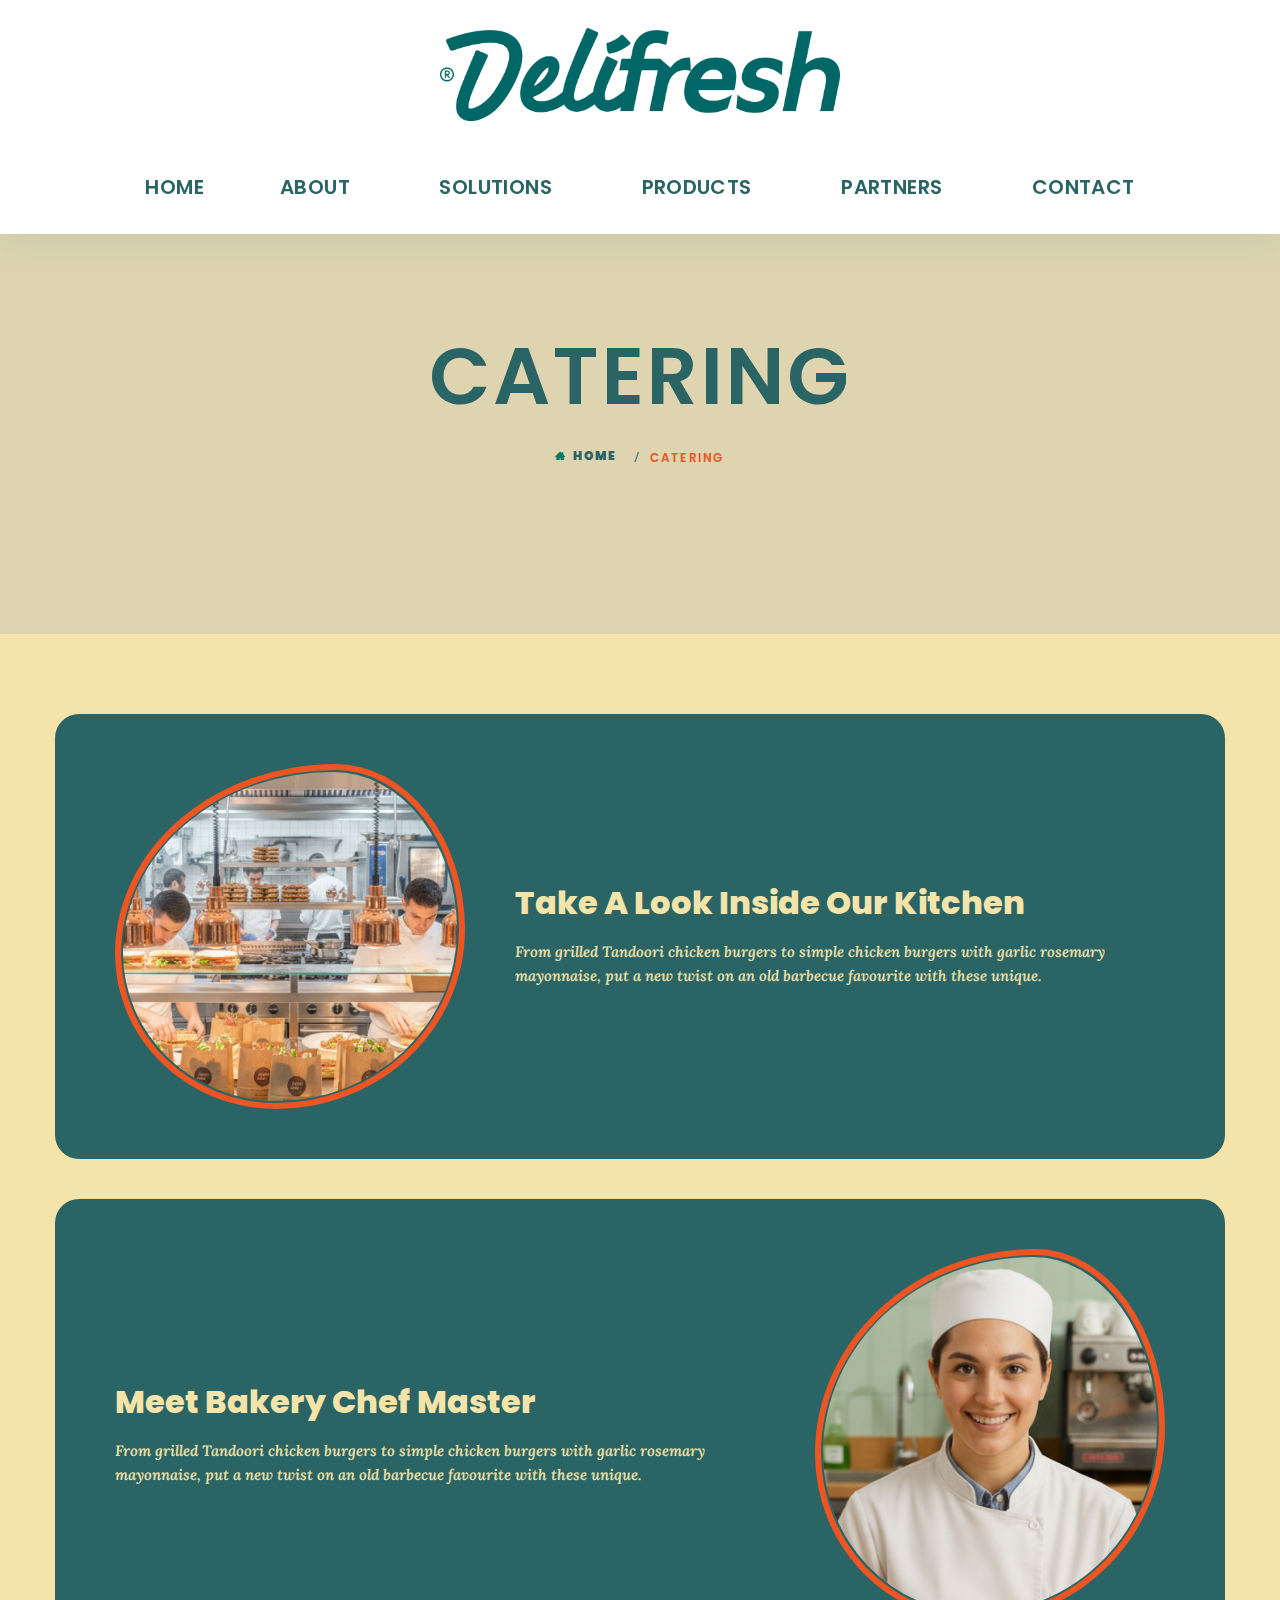
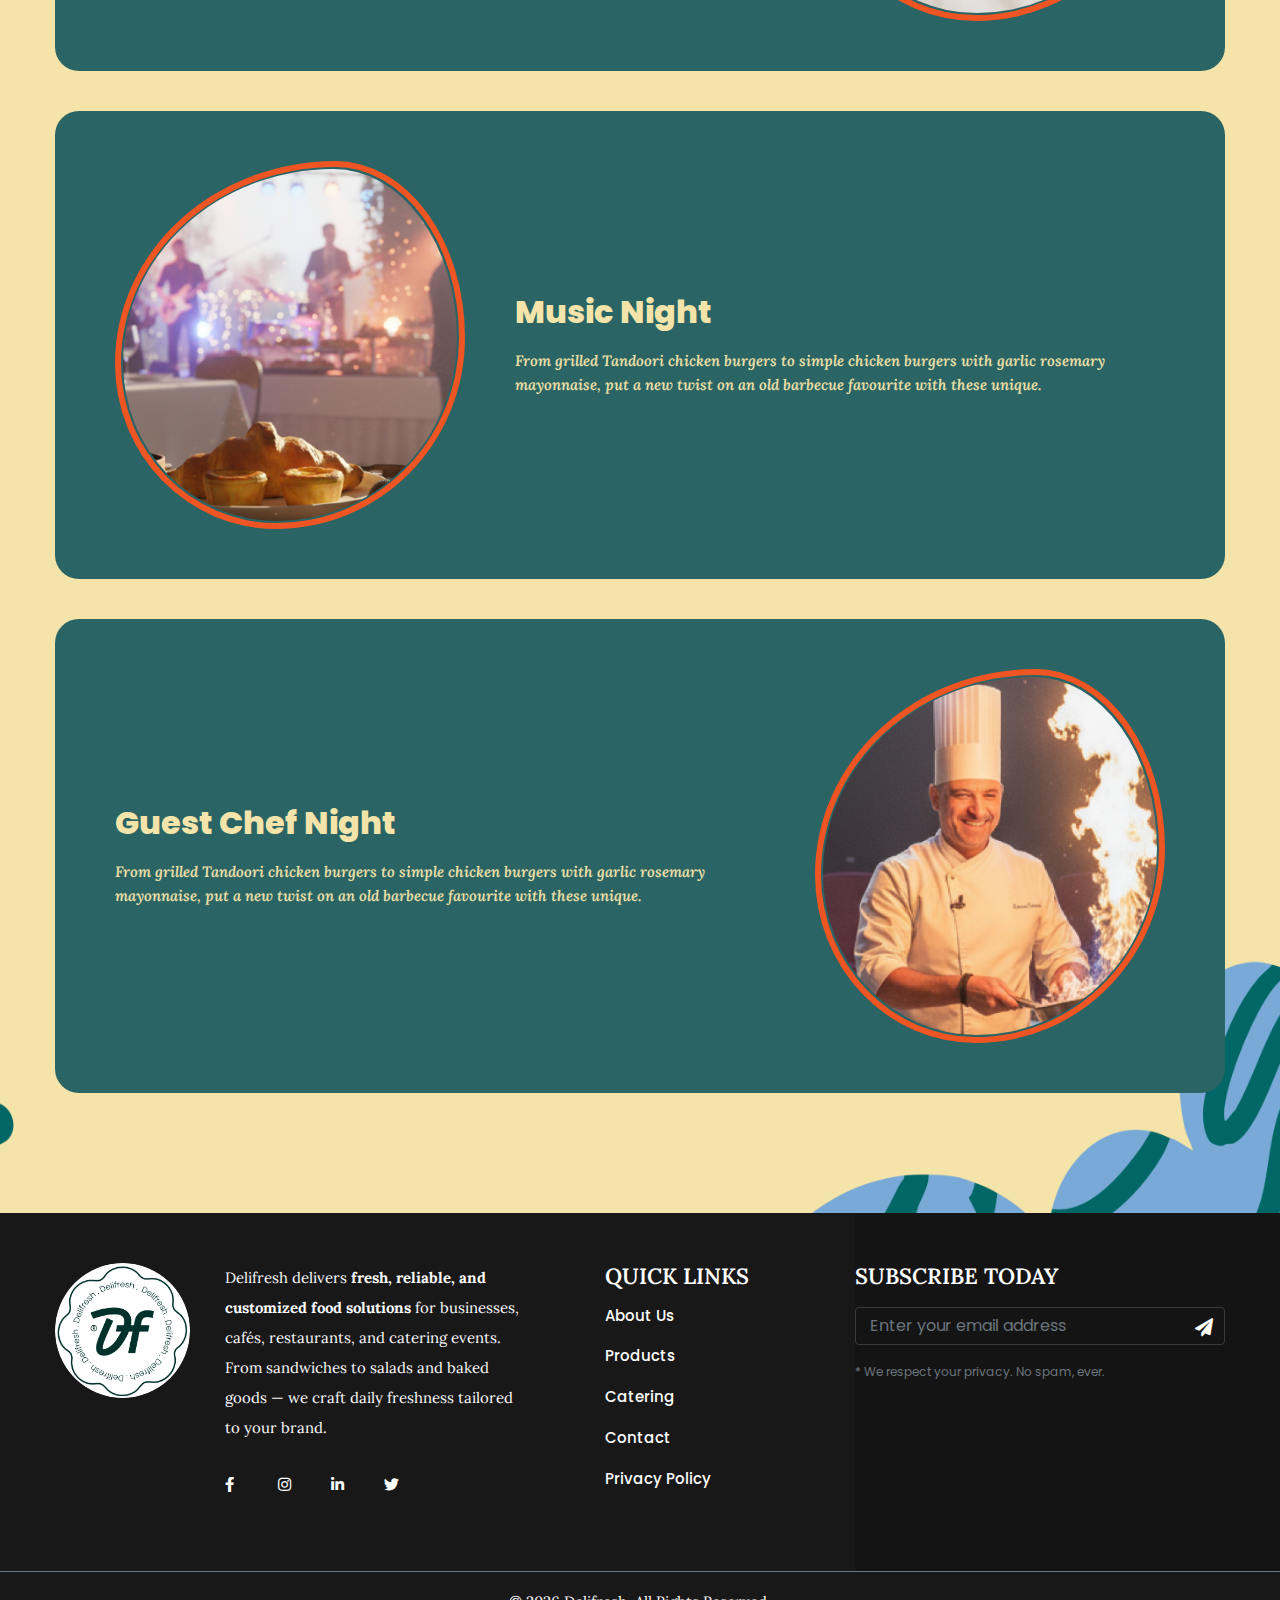
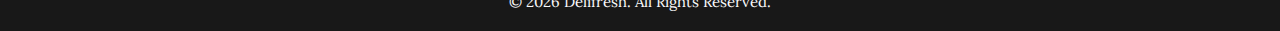
<file: catering.html>
<!doctype html>
<html lang="en">


<!-- Mirrored from html.miraclestudio.design/deliciousa-html/event.html by HTTrack Website Copier/3.x [XR&CO'2014], Mon, 15 Sep 2025 01:49:05 GMT -->
<!-- Added by HTTrack --><meta http-equiv="content-type" content="text/html;charset=utf-8" />
<head>
    <!-- Basic Page Needs
    ================================================== -->
    <meta charset="utf-8">
    <meta http-equiv="X-UA-Compatible" content="IE=edge">

    <!-- Specific Meta
    ================================================== -->
    <meta name="viewport" content="width=device-width, initial-scale=1, maximum-scale=1">
    <meta name="description" content="Unlimited Foods & Restaurants HTML5 Template">
    <meta name="keywords"
        content="HTML5, Template, Design, asian food, bakery, burger, cafe, chocolate, coffee, delivery, dessert, donuts, drinks, farm, fast food, food, organic, restaurant " />
    <meta name="author" content="creative-wp">

    <!-- Titles
    ================================================== -->
    <title>Delifresh | Fresh, Reliable & Customized Food Solutions</title>

    <!-- Favicons
    ================================================== -->
    <link rel="shortcut icon" href="assets/images/logo2.png">


    <!-- Custom Font
    ================================================== -->
    <link
        href="https://fonts.googleapis.com/css2?family=Herr+Von+Muellerhoff&amp;family=Playfair+Display:ital,wght@0,400;0,700;1,400;1,700&amp;family=Aguafina+Script&amp;family=Poppins:wght@300;400;500;600;700&amp;family=Oswald:wght@300;400;700&amp;display=swap"
        rel="stylesheet">
    <link href="https://fonts.googleapis.com/css2?family=Lora:ital,wght@0,400..700;1,400..700&family=Poppins:ital,wght@0,100;0,200;0,300;0,400;0,500;0,600;0,700;0,800;0,900;1,100;1,200;1,300;1,400;1,500;1,600;1,700;1,800;1,900&display=swap" rel="stylesheet">

    <!-- CSS
    ================================================== -->
    <link rel="stylesheet" href="assets/css/bootstrap.min.css">
    <link rel="stylesheet" href="assets/css/magnific-popup.css">
    <link rel="stylesheet" href="assets/css/owl.carousel.min.css">
    <link rel="stylesheet" href="assets/css/swiper.min.css">
    <link rel="stylesheet" href="assets/css/pagepilling.min.css">
    <link rel="stylesheet" href="assets/css/magnific-popup.css">
    <link rel="stylesheet" href="assets/css/simple-scrollbar.css">
    <link rel="stylesheet" href="assets/css/datepicker.min.css">
    <link rel="stylesheet" href="assets/css/fontawesome.all.min.css">
    <link rel="stylesheet" href="assets/css/icomoon.css">
    <link rel="stylesheet" href="assets/css/style.css">
    <link rel="stylesheet" href="assets/css/redesign.css">


        <header class="site-header default-header-style header-absolute intro-element">
            <div class="header-top-area">
                <div class="container">
                    <div class="row align-items-center">
                        
                        <div class="col-12">
                            <div class="site-branding">
                                <a href="index.html">
                                    <img src="assets/images/logo.png" alt="Site Logo" />
                                </a>
                            </div><!-- /.site-branding -->
                        </div>
                        
                    </div>
                </div>
            </div>

            <!-- /.header-top-area -->

            <div class="navigation-area">
                <div class="container">
                    <div class="row">
                        <div class="col-12">
                            <div class="site-navigation">
                                <div class="site-navigation-inner">
                                    <nav class="navigation">
                                        <div class="menu-wrapper">
                                            <div class="menu-content">
                                                <ul class="mainmenu">
                                                    <!-- Logo -->
                                                    <li class="sticky-logo">
                                                        <a href="index.html">
                                                            <img width="200" src="assets/images/logo.png"
                                                                alt="Delifresh Logo">
                                                        </a>
                                                    </li>

                                                    <!-- Main Menu Items -->
                                                    <li><a href="index.html">Home</a></li>

                                                    <!-- About Dropdown -->
                                                    <li>
                                                        <a href="#">About</a>
                                                        <ul class="sub-menu">
                                                            <li><a href="about.html">About Us</a></li>
                                                            <li><a href="factors.html">Our Factors</a></li>
                                                            <li><a href="qc.html">Quality Control</a></li>
                                                        </ul>
                                                    </li>

                                                    <!-- Solutions Dropdown -->
                                                    <li>
                                                        <a href="#">Solutions</a>
                                                        <ul class="sub-menu">
                                                            <li><a href="catering.html">Catering</a></li>
                                                            <li><a href="event.html">Events</a></li>
                                                            <li><a href="b2b.html">B2B Deals</a></li>
                                                        </ul>
                                                    </li>

                                                    <!-- Products Dropdown -->
                                                    <li>
                                                        <a href="#">Products</a>
                                                        <ul class="sub-menu">
                                                            <li><a href="products.html">Product List</a></li>
                                                            <li><a href="onlineorder.html">Online Order</a></li>
                                                        </ul>
                                                    </li>

                                                    <!-- Partners -->
                                                    <li>
                                                        <a href="#">Partners</a>
                                                        <ul class="sub-menu">
                                                            <li><a href="case-study.html">Case Study</a></li>
                                                        </ul>
                                                    </li>

                                                    <!-- Contact -->
                                                    <li><a href="contact.html">Contact</a></li>
                                                </ul>
                                        </div>
                                    </div>
                                </nav>
                            </div>
                        </div>

                        <!-- /.site-navigation -->
                    </div>
                    <!-- /.col-12 -->
                </div>
                <!-- /.row -->
            </div>
            <!-- /.container -->
        </div><!-- /.navigation-area -->

        <div class="mobile-sidebar-menu sidebar-menu">
            <div class="overlaybg"></div>
        </div>
    </header>
    <!--~~./ end site header ~~-->
    <!--~~~ Sticky Header ~~~-->
    <div id="sticky-header"></div>
    <!--~./ end sticky header ~-->

                            <!-- /.site-navigation -->
                        </div>
                        <!-- /.col-12 -->
                    </div>
                    <!-- /.row -->
                </div>
                <!-- /.container -->
            </div><!-- /.navigation-area -->

            <div class="mobile-sidebar-menu sidebar-menu">
                <div class="overlaybg"></div>
            </div>
        </header>
        <!--~~./ end site header ~~-->
        <!--~~~ Sticky Header ~~~-->
        <div id="sticky-header"></div>
        <!--~./ end sticky header ~-->

        <!--~~~~~~~~~~~~~~~~~~~~~~~~~~~~~~~~~~~~~~~
            Start Page Title Area
        ~~~~~~~~~~~~~~~~~~~~~~~~~~~~~~~~~~~~~~~~-->
        <div class="page-title-area bg-image bg-parallax2">
            <div class="container">
                <div class="row">
                    <div class="col-12">
                        <div class="page-header-content text-center">
                            <div class="page-header-caption">
                                <h2 class="page-title">Catering</h2>
                            </div>
                            <div class="breadcrumb-area">
                                <ol class="breadcrumb">
                                    <li class="breadcrumb-item"><a href="index.html">Home</a></li>
                                    <li class="breadcrumb-item active">Catering</li>
                                </ol>
                            </div>
                            <!--~~./ breadcrumb-area ~~-->
                        </div>
                        <!--~~./ page-header-content ~~-->
                    </div>
                </div>
            </div>
            <!--~~./ end container ~~-->
        </div>
        <!--~~./ end page title area ~~-->

        <!--~~~~~~~~~~~~~~~~~~~~~~~~~~~~~~~~~~~~~~~
            Start Event Page Block
        ~~~~~~~~~~~~~~~~~~~~~~~~~~~~~~~~~~~~~~~~-->
        <div class="catering-page-block ptb-100">
            <div class="container">
                <div class="catering-items-wrapper">
                    <!-- Row 1: Image Left + Content Right -->
                    <article class="catering-row">
                        <div class="catering-content-box">
                            <div class="catering-cloud-image">
                                <img src="assets/images/event/event1.png" alt="Kitchen" />
                            </div>
                            <div class="catering-text-content">
                                <h2>Take A Look Inside Our Kitchen</h2>
                                <p>From grilled Tandoori chicken burgers to simple chicken burgers with garlic rosemary mayonnaise, put a new twist on an old barbecue favourite with these unique.</p>
                            </div>
                        </div>
                    </article>

                    <!-- Row 2: Content Left + Image Right -->
                    <article class="catering-row">
                        <div class="catering-content-box">
                            <div class="catering-text-content">
                                <h2>Meet Bakery Chef Master</h2>
                                <p>From grilled Tandoori chicken burgers to simple chicken burgers with garlic rosemary mayonnaise, put a new twist on an old barbecue favourite with these unique.</p>
                            </div>
                            <div class="catering-cloud-image">
                                <img src="assets/images/event/event2.png" alt="Chef" />
                            </div>
                        </div>
                    </article>

                    <!-- Row 3: Image Left + Content Right -->
                    <article class="catering-row">
                        <div class="catering-content-box">
                            <div class="catering-cloud-image">
                                <img src="assets/images/event/event3.png" alt="Music Night" />
                            </div>
                            <div class="catering-text-content">
                                <h2>Music Night</h2>
                                <p>From grilled Tandoori chicken burgers to simple chicken burgers with garlic rosemary mayonnaise, put a new twist on an old barbecue favourite with these unique.</p>
                            </div>
                        </div>
                    </article>

                    <!-- Row 4: Content Left + Image Right -->
                    <article class="catering-row">
                        <div class="catering-content-box">
                            <div class="catering-text-content">
                                <h2>Guest Chef Night</h2>
                                <p>From grilled Tandoori chicken burgers to simple chicken burgers with garlic rosemary mayonnaise, put a new twist on an old barbecue favourite with these unique.</p>
                            </div>
                            <div class="catering-cloud-image">
                                <img src="assets/images/event/event4.png" alt="Guest Chef" />
                            </div>
                        </div>
                    </article>
                </div>
            </div><!--  /.container -->
        </div>
        <!--~~./ end event page ~~-->

        <!--~~~~~~~~~~~~~~~~~~~~~~~~~~~~~~~~~~~~~~~
            Start SITE FOOTER
        ~~~~~~~~~~~~~~~~~~~~~~~~~~~~~~~~~~~~~~~-->
        <footer class="site-footer footer-default-style bg-soft-black text-light">
            <!-- Footer Widget Area -->
            <div class="footer-widget-area ptb-50">
                <div class="container">
                    <div class="row justify-content-between">

                        <!-- About Widget -->
                        <div class="col-lg-5 col-md-6 mb-4">
                            <aside class="bt-about-footer-widget">
                                <div class="widget-content">
                                    <div class="about-logo mb-3">
                                        <a href="index.html">
                                            <img class="rounded-circle" src="assets/images/logo2.png"
                                                alt="Delifresh Logo">
                                        </a>
                                    </div>
                                    <div class="about-info">
                                        <p>
                                            Delifresh delivers <strong>fresh, reliable, and customized food
                                                solutions</strong>
                                            for businesses, cafés, restaurants, and catering events.
                                            From sandwiches to salads and baked goods — we craft daily freshness
                                            tailored to your brand.
                                        </p>
                                        <div class="social-status mt-3">
                                            <a href="#" class="mr-3"><span class="fab fa-facebook-f"></span></a>
                                            <a href="#" class="mr-3"><span class="fab fa-instagram"></span></a>
                                            <a href="#" class="mr-3"><span class="fab fa-linkedin-in"></span></a>
                                            <a href="#"><span class="fab fa-twitter"></span></a>
                                        </div>
                                    </div>
                                </div>
                            </aside>
                        </div>
                        <!-- End About -->

                        <!-- Quick Links -->
                        <div class="col-lg-2 col-md-6 mb-4">
                            <aside class="widget_links">
                                <div class="widget-content">
                                    <h5 class="text-uppercase mb-3">Quick Links</h5>
                                    <ul class="list-unstyled">
                                        <li><a href="about.html">About Us</a></li>
                                        <li><a href="products.html">Products</a></li>
                                        <li><a href="catering.html">Catering</a></li>
                                        <li><a href="contact.html">Contact</a></li>
                                        <li><a href="#">Privacy Policy</a></li>
                                    </ul>
                                </div>
                            </aside>
                        </div>
                        <!-- End Quick Links -->

                        <!-- Subscribe -->
                        <div class="col-lg-4 col-md-12">
                            <aside class="tb-subscribe-widget">
                                <h5 class="widget-title text-uppercase mb-3"><span>Subscribe</span> Today</h5>
                                <div class="widget-content">
                                    <div class="subscribe-form">
                                        <!-- Subscribe form -->
                                        <form class="dv-form" id="mc-form" action="#" method="post">
                                            <div class="form-group d-flex">
                                                <input id="mc-email" name="EMAIL" class="form-control"
                                                    placeholder="Enter your email address" type="email">
                                                <button class="btn btn-primary ml-2" id="subscribe-btn" type="submit">
                                                    <i class="fa fa-paper-plane"></i>
                                                </button>
                                            </div>
                                            <small class="form-text text-muted">
                                                <span>*</span> We respect your privacy. No spam, ever.
                                            </small>
                                            <div class="messages mt-2"></div>
                                        </form>
                                    </div>
                                </div>
                            </aside>
                        </div>
                        <!-- End Subscribe -->
                    </div>
                </div>
            </div>

            <!-- Footer Bottom -->
            <div class="footer-bottom text-center py-3 border-top border-secondary">
                <p class="mb-0">&copy;
                    <script>document.write(new Date().getFullYear())</script> Delifresh. All Rights Reserved.
                </p>
            </div>
        </footer>

        <!--~./ end site footer ~-->

    </div>
    <!--~~./ end site content ~~-->

    <!-- All The JS Files
    ================================================== -->
    <script src="assets/js/jquery.js"></script>
    <script src="assets/js/popper.min.js"></script>
    <script src="assets/js/bootstrap.min.js"></script>
    <script src="assets/js/imagesloaded.pkgd.min.js"></script>
    <script src="assets/js/jquery.validate.min.js"></script>
    <script src="assets/js/theia-sticky-sidebar.min.js"></script>
    <script src="assets/js/ResizeSensor.min.js"></script>
    <script src="assets/js/owl.carousel.min.js"></script>
    <script src="assets/js/swiper.min.js"></script>
    <script src="assets/js/pagepilling.min.js"></script>
    <script src="assets/js/jarallax.min.js"></script>
    <script src="assets/js/masonry.pkgd.min.js"></script>
    <script src="assets/js/jquery.fitvids.js"></script>
    <script src="assets/js/jquery.magnific-popup.min.js"></script>
    <script src="assets/js/simple-scrollbar.min.js"></script>
    <script src="assets/js/scrolla.jquery.min.js"></script>
    <script src="assets/js/wan-spinner.js"></script>
    <script src="assets/js/jquery.nice-select.min.js"></script>
    <script src="assets/js/kinetic.js"></script>
    <script src="assets/js/jquery.final-countdown.min.js"></script>
    <script src="assets/js/datepicker.min.js"></script>
    <script src="assets/js/main.js"></script><!-- main-js -->
</body>


<!-- Mirrored from html.miraclestudio.design/deliciousa-html/event.html by HTTrack Website Copier/3.x [XR&CO'2014], Mon, 15 Sep 2025 01:49:06 GMT -->
</html>
</file>
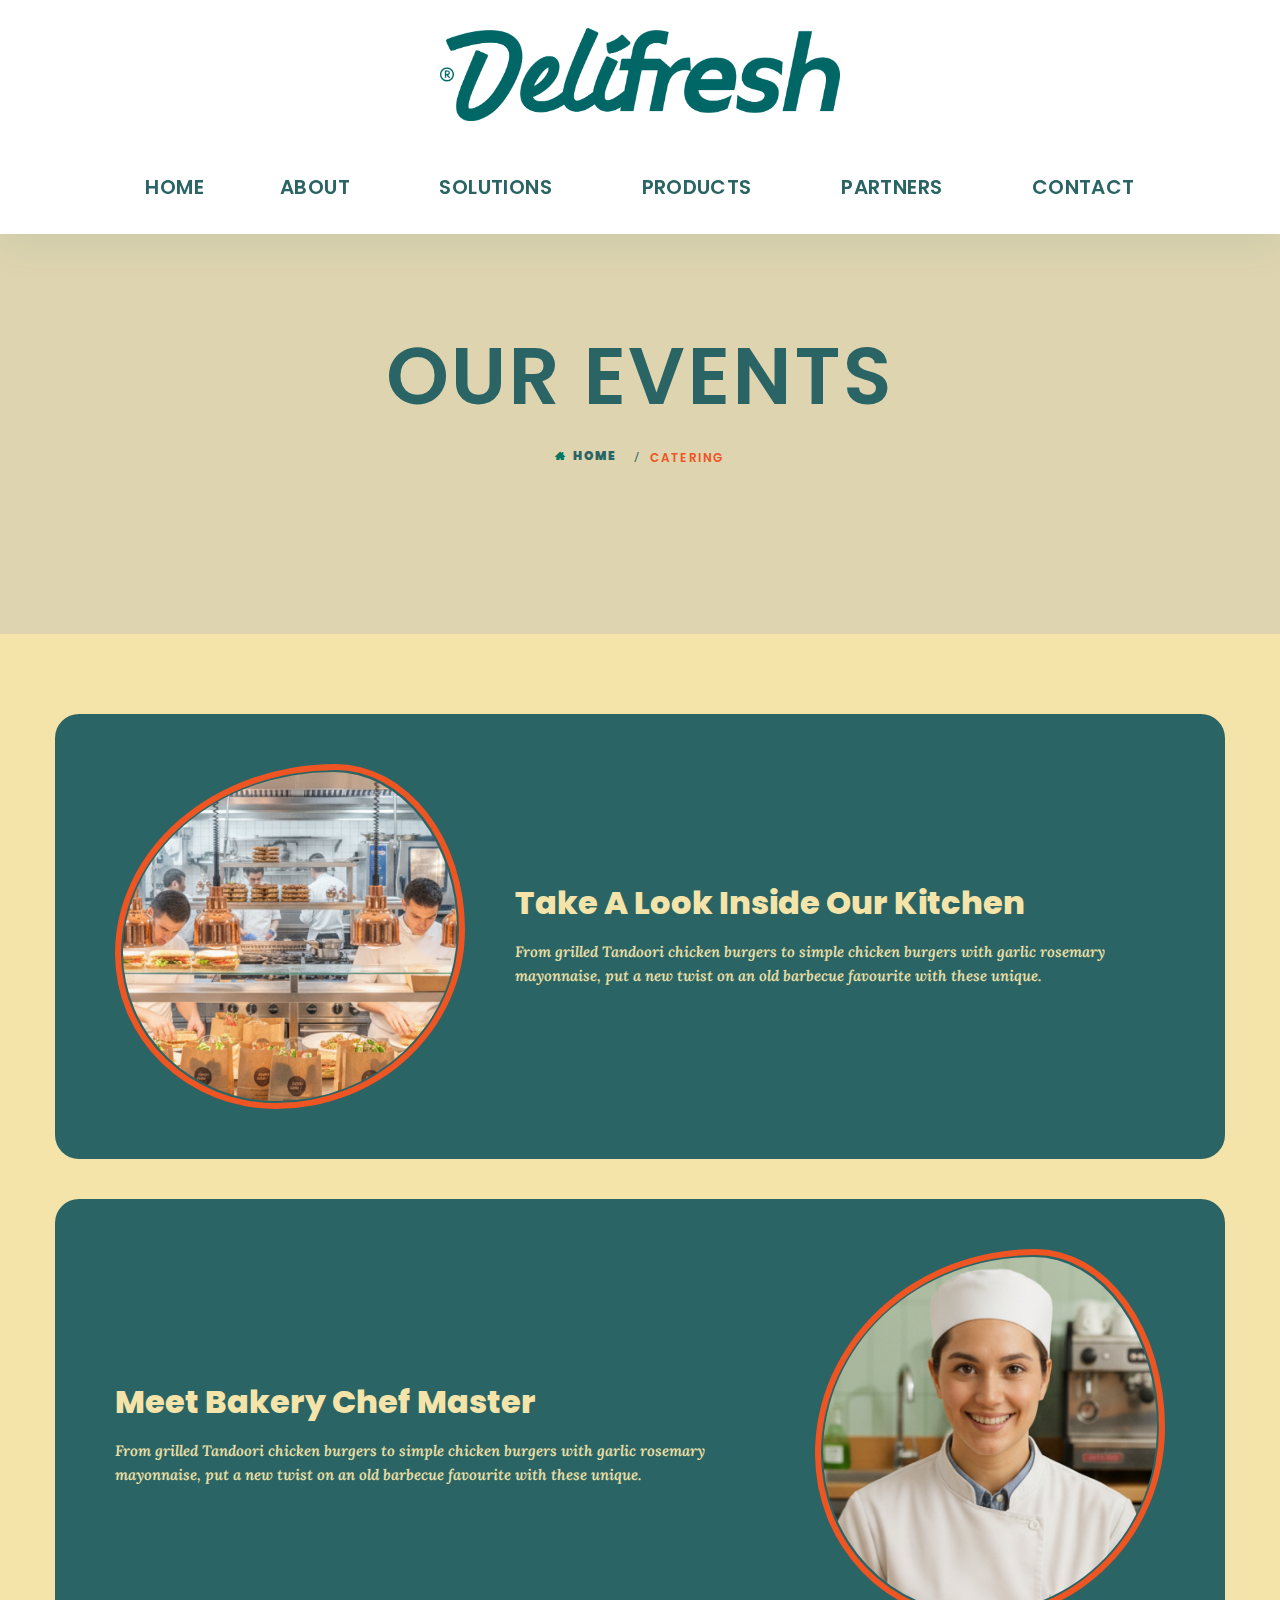
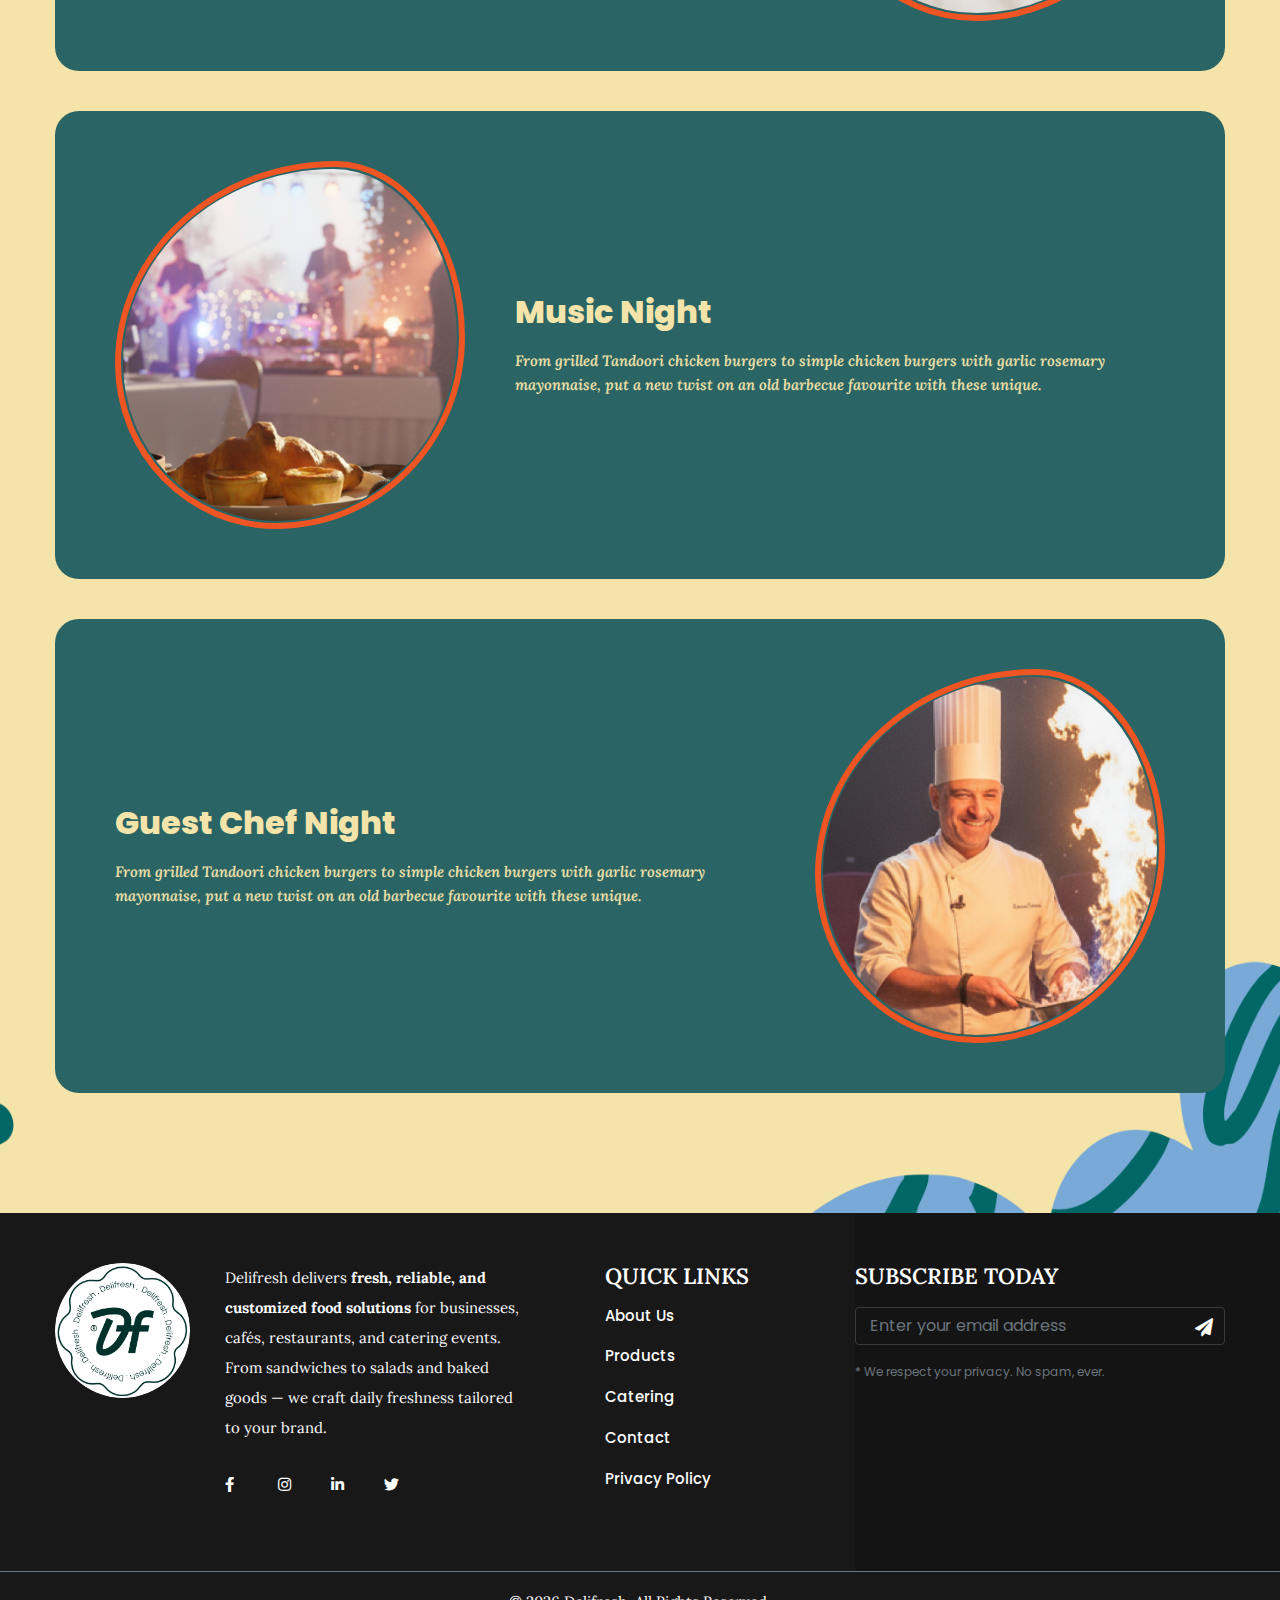
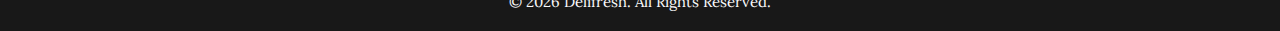
<file: event.html>
<!doctype html>
<html lang="en">


<!-- Mirrored from html.miraclestudio.design/deliciousa-html/event.html by HTTrack Website Copier/3.x [XR&CO'2014], Mon, 15 Sep 2025 01:49:05 GMT -->
<!-- Added by HTTrack --><meta http-equiv="content-type" content="text/html;charset=utf-8" />
<head>
    <!-- Basic Page Needs
    ================================================== -->
    <meta charset="utf-8">
    <meta http-equiv="X-UA-Compatible" content="IE=edge">

    <!-- Specific Meta
    ================================================== -->
    <meta name="viewport" content="width=device-width, initial-scale=1, maximum-scale=1">
    <meta name="description" content="Unlimited Foods & Restaurants HTML5 Template">
    <meta name="keywords"
        content="HTML5, Template, Design, asian food, bakery, burger, cafe, chocolate, coffee, delivery, dessert, donuts, drinks, farm, fast food, food, organic, restaurant " />
    <meta name="author" content="creative-wp">

    <!-- Titles
    ================================================== -->
    <title>Delifresh | Fresh, Reliable & Customized Food Solutions</title>

    <!-- Favicons
    ================================================== -->
    <link rel="shortcut icon" href="assets/images/logo2.png">


    <!-- Custom Font
    ================================================== -->
    <link
        href="https://fonts.googleapis.com/css2?family=Herr+Von+Muellerhoff&amp;family=Playfair+Display:ital,wght@0,400;0,700;1,400;1,700&amp;family=Aguafina+Script&amp;family=Poppins:wght@300;400;500;600;700&amp;family=Oswald:wght@300;400;700&amp;display=swap"
        rel="stylesheet">
    <link href="https://fonts.googleapis.com/css2?family=Lora:ital,wght@0,400..700;1,400..700&family=Poppins:ital,wght@0,100;0,200;0,300;0,400;0,500;0,600;0,700;0,800;0,900;1,100;1,200;1,300;1,400;1,500;1,600;1,700;1,800;1,900&display=swap" rel="stylesheet">

    <!-- CSS
    ================================================== -->
    <link rel="stylesheet" href="assets/css/bootstrap.min.css">
    <link rel="stylesheet" href="assets/css/magnific-popup.css">
    <link rel="stylesheet" href="assets/css/owl.carousel.min.css">
    <link rel="stylesheet" href="assets/css/swiper.min.css">
    <link rel="stylesheet" href="assets/css/pagepilling.min.css">
    <link rel="stylesheet" href="assets/css/magnific-popup.css">
    <link rel="stylesheet" href="assets/css/simple-scrollbar.css">
    <link rel="stylesheet" href="assets/css/datepicker.min.css">
    <link rel="stylesheet" href="assets/css/fontawesome.all.min.css">
    <link rel="stylesheet" href="assets/css/icomoon.css">
    <link rel="stylesheet" href="assets/css/style.css">
    <link rel="stylesheet" href="assets/css/redesign.css">


        <header class="site-header default-header-style header-absolute intro-element">
            <div class="header-top-area">
                <div class="container">
                    <div class="row align-items-center">
                        
                        <div class="col-12">
                            <div class="site-branding">
                                <a href="index.html">
                                    <img src="assets/images/logo.png" alt="Site Logo" />
                                </a>
                            </div><!-- /.site-branding -->
                        </div>
                        
                    </div>
                </div>
            </div>

            <!-- /.header-top-area -->

            <div class="navigation-area">
                <div class="container">
                    <div class="row">
                        <div class="col-12">
                            <div class="site-navigation">
                                <div class="site-navigation-inner">
                                    <nav class="navigation">
                                        <div class="menu-wrapper">
                                            <div class="menu-content">
                                                <ul class="mainmenu">
                                                    <!-- Logo -->
                                                    <li class="sticky-logo">
                                                        <a href="index.html">
                                                            <img width="200" src="assets/images/logo.png"
                                                                alt="Delifresh Logo">
                                                        </a>
                                                    </li>

                                                    <!-- Main Menu Items -->
                                                    <li><a href="index.html">Home</a></li>

                                                    <!-- About Dropdown -->
                                                    <li>
                                                        <a href="#">About</a>
                                                        <ul class="sub-menu">
                                                            <li><a href="about.html">About Us</a></li>
                                                            <li><a href="factors.html">Our Factors</a></li>
                                                            <li><a href="qc.html">Quality Control</a></li>
                                                        </ul>
                                                    </li>

                                                    <!-- Solutions Dropdown -->
                                                    <li>
                                                        <a href="#">Solutions</a>
                                                        <ul class="sub-menu">
                                                            <li><a href="catering.html">Catering</a></li>
                                                            <li><a href="event.html">Events</a></li>
                                                            <li><a href="b2b.html">B2B Deals</a></li>
                                                        </ul>
                                                    </li>

                                                    <!-- Products Dropdown -->
                                                    <li>
                                                        <a href="#">Products</a>
                                                        <ul class="sub-menu">
                                                            <li><a href="products.html">Product List</a></li>
                                                            <li><a href="onlineorder.html">Online Order</a></li>
                                                        </ul>
                                                    </li>

                                                    <!-- Partners -->
                                                    <li>
                                                        <a href="#">Partners</a>
                                                        <ul class="sub-menu">
                                                            <li><a href="case-study.html">Case Study</a></li>
                                                        </ul>
                                                    </li>

                                                    <!-- Contact -->
                                                    <li><a href="contact.html">Contact</a></li>
                                                </ul>
                                        </div>
                                    </div>
                                </nav>
                            </div>
                        </div>

                        <!-- /.site-navigation -->
                    </div>
                    <!-- /.col-12 -->
                </div>
                <!-- /.row -->
            </div>
            <!-- /.container -->
        </div><!-- /.navigation-area -->

        <div class="mobile-sidebar-menu sidebar-menu">
            <div class="overlaybg"></div>
        </div>
    </header>
    <!--~~./ end site header ~~-->
    <!--~~~ Sticky Header ~~~-->
    <div id="sticky-header"></div>
    <!--~./ end sticky header ~-->

                            <!-- /.site-navigation -->
                        </div>
                        <!-- /.col-12 -->
                    </div>
                    <!-- /.row -->
                </div>
                <!-- /.container -->
            </div><!-- /.navigation-area -->

            <div class="mobile-sidebar-menu sidebar-menu">
                <div class="overlaybg"></div>
            </div>
        </header>
        <!--~~./ end site header ~~-->
        <!--~~~ Sticky Header ~~~-->
        <div id="sticky-header"></div>
        <!--~./ end sticky header ~-->

        <!--~~~~~~~~~~~~~~~~~~~~~~~~~~~~~~~~~~~~~~~
            Start Page Title Area
        ~~~~~~~~~~~~~~~~~~~~~~~~~~~~~~~~~~~~~~~~-->
        <div class="page-title-area bg-image bg-parallax2">
            <div class="container">
                <div class="row">
                    <div class="col-12">
                        <div class="page-header-content text-center">
                            <div class="page-header-caption">
                                <h2 class="page-title">Our Events</h2>
                            </div>
                            <div class="breadcrumb-area">
                                <ol class="breadcrumb">
                                    <li class="breadcrumb-item"><a href="index.html">Home</a></li>
                                    <li class="breadcrumb-item active">Catering</li>
                                </ol>
                            </div>
                            <!--~~./ breadcrumb-area ~~-->
                        </div>
                        <!--~~./ page-header-content ~~-->
                    </div>
                </div>
            </div>
            <!--~~./ end container ~~-->
        </div>
        <!--~~./ end page title area ~~-->

        <!--~~~~~~~~~~~~~~~~~~~~~~~~~~~~~~~~~~~~~~~
            Start Event Page Block
        ~~~~~~~~~~~~~~~~~~~~~~~~~~~~~~~~~~~~~~~~-->
        <div class="catering-page-block ptb-100">
            <div class="container">
                <div class="catering-items-wrapper">
                    <!-- Row 1: Image Left + Content Right -->
                    <article class="catering-row">
                        <div class="catering-content-box">
                            <div class="catering-cloud-image">
                                <img src="assets/images/event/event1.png" alt="Kitchen" />
                            </div>
                            <div class="catering-text-content">
                                <h2>Take A Look Inside Our Kitchen</h2>
                                <p>From grilled Tandoori chicken burgers to simple chicken burgers with garlic rosemary mayonnaise, put a new twist on an old barbecue favourite with these unique.</p>
                            </div>
                        </div>
                    </article>

                    <!-- Row 2: Content Left + Image Right -->
                    <article class="catering-row">
                        <div class="catering-content-box">
                            <div class="catering-text-content">
                                <h2>Meet Bakery Chef Master</h2>
                                <p>From grilled Tandoori chicken burgers to simple chicken burgers with garlic rosemary mayonnaise, put a new twist on an old barbecue favourite with these unique.</p>
                            </div>
                            <div class="catering-cloud-image">
                                <img src="assets/images/event/event2.png" alt="Chef" />
                            </div>
                        </div>
                    </article>

                    <!-- Row 3: Image Left + Content Right -->
                    <article class="catering-row">
                        <div class="catering-content-box">
                            <div class="catering-cloud-image">
                                <img src="assets/images/event/event3.png" alt="Music Night" />
                            </div>
                            <div class="catering-text-content">
                                <h2>Music Night</h2>
                                <p>From grilled Tandoori chicken burgers to simple chicken burgers with garlic rosemary mayonnaise, put a new twist on an old barbecue favourite with these unique.</p>
                            </div>
                        </div>
                    </article>

                    <!-- Row 4: Content Left + Image Right -->
                    <article class="catering-row">
                        <div class="catering-content-box">
                            <div class="catering-text-content">
                                <h2>Guest Chef Night</h2>
                                <p>From grilled Tandoori chicken burgers to simple chicken burgers with garlic rosemary mayonnaise, put a new twist on an old barbecue favourite with these unique.</p>
                            </div>
                            <div class="catering-cloud-image">
                                <img src="assets/images/event/event4.png" alt="Guest Chef" />
                            </div>
                        </div>
                    </article>
                </div>
            </div><!--  /.container -->
        </div>
        <!--~~./ end event page ~~-->

        <!--~~~~~~~~~~~~~~~~~~~~~~~~~~~~~~~~~~~~~~~
            Start SITE FOOTER
        ~~~~~~~~~~~~~~~~~~~~~~~~~~~~~~~~~~~~~~~-->
        <footer class="site-footer footer-default-style bg-soft-black text-light">
            <!-- Footer Widget Area -->
            <div class="footer-widget-area ptb-50">
                <div class="container">
                    <div class="row justify-content-between">

                        <!-- About Widget -->
                        <div class="col-lg-5 col-md-6 mb-4">
                            <aside class="bt-about-footer-widget">
                                <div class="widget-content">
                                    <div class="about-logo mb-3">
                                        <a href="index.html">
                                            <img class="rounded-circle" src="assets/images/logo2.png"
                                                alt="Delifresh Logo">
                                        </a>
                                    </div>
                                    <div class="about-info">
                                        <p>
                                            Delifresh delivers <strong>fresh, reliable, and customized food
                                                solutions</strong>
                                            for businesses, cafés, restaurants, and catering events.
                                            From sandwiches to salads and baked goods — we craft daily freshness
                                            tailored to your brand.
                                        </p>
                                        <div class="social-status mt-3">
                                            <a href="#" class="mr-3"><span class="fab fa-facebook-f"></span></a>
                                            <a href="#" class="mr-3"><span class="fab fa-instagram"></span></a>
                                            <a href="#" class="mr-3"><span class="fab fa-linkedin-in"></span></a>
                                            <a href="#"><span class="fab fa-twitter"></span></a>
                                        </div>
                                    </div>
                                </div>
                            </aside>
                        </div>
                        <!-- End About -->

                        <!-- Quick Links -->
                        <div class="col-lg-2 col-md-6 mb-4">
                            <aside class="widget_links">
                                <div class="widget-content">
                                    <h5 class="text-uppercase mb-3">Quick Links</h5>
                                    <ul class="list-unstyled">
                                        <li><a href="about.html">About Us</a></li>
                                        <li><a href="products.html">Products</a></li>
                                        <li><a href="catering.html">Catering</a></li>
                                        <li><a href="contact.html">Contact</a></li>
                                        <li><a href="#">Privacy Policy</a></li>
                                    </ul>
                                </div>
                            </aside>
                        </div>
                        <!-- End Quick Links -->

                        <!-- Subscribe -->
                        <div class="col-lg-4 col-md-12">
                            <aside class="tb-subscribe-widget">
                                <h5 class="widget-title text-uppercase mb-3"><span>Subscribe</span> Today</h5>
                                <div class="widget-content">
                                    <div class="subscribe-form">
                                        <!-- Subscribe form -->
                                        <form class="dv-form" id="mc-form" action="#" method="post">
                                            <div class="form-group d-flex">
                                                <input id="mc-email" name="EMAIL" class="form-control"
                                                    placeholder="Enter your email address" type="email">
                                                <button class="btn btn-primary ml-2" id="subscribe-btn" type="submit">
                                                    <i class="fa fa-paper-plane"></i>
                                                </button>
                                            </div>
                                            <small class="form-text text-muted">
                                                <span>*</span> We respect your privacy. No spam, ever.
                                            </small>
                                            <div class="messages mt-2"></div>
                                        </form>
                                    </div>
                                </div>
                            </aside>
                        </div>
                        <!-- End Subscribe -->
                    </div>
                </div>
            </div>

            <!-- Footer Bottom -->
            <div class="footer-bottom text-center py-3 border-top border-secondary">
                <p class="mb-0">&copy;
                    <script>document.write(new Date().getFullYear())</script> Delifresh. All Rights Reserved.
                </p>
            </div>
        </footer>

        <!--~./ end site footer ~-->

    </div>
    <!--~~./ end site content ~~-->

    <!-- All The JS Files
    ================================================== -->
    <script src="assets/js/jquery.js"></script>
    <script src="assets/js/popper.min.js"></script>
    <script src="assets/js/bootstrap.min.js"></script>
    <script src="assets/js/imagesloaded.pkgd.min.js"></script>
    <script src="assets/js/jquery.validate.min.js"></script>
    <script src="assets/js/theia-sticky-sidebar.min.js"></script>
    <script src="assets/js/ResizeSensor.min.js"></script>
    <script src="assets/js/owl.carousel.min.js"></script>
    <script src="assets/js/swiper.min.js"></script>
    <script src="assets/js/pagepilling.min.js"></script>
    <script src="assets/js/jarallax.min.js"></script>
    <script src="assets/js/masonry.pkgd.min.js"></script>
    <script src="assets/js/jquery.fitvids.js"></script>
    <script src="assets/js/jquery.magnific-popup.min.js"></script>
    <script src="assets/js/simple-scrollbar.min.js"></script>
    <script src="assets/js/scrolla.jquery.min.js"></script>
    <script src="assets/js/wan-spinner.js"></script>
    <script src="assets/js/jquery.nice-select.min.js"></script>
    <script src="assets/js/kinetic.js"></script>
    <script src="assets/js/jquery.final-countdown.min.js"></script>
    <script src="assets/js/datepicker.min.js"></script>
    <script src="assets/js/main.js"></script><!-- main-js -->
</body>


<!-- Mirrored from html.miraclestudio.design/deliciousa-html/event.html by HTTrack Website Copier/3.x [XR&CO'2014], Mon, 15 Sep 2025 01:49:06 GMT -->
</html>
</file>
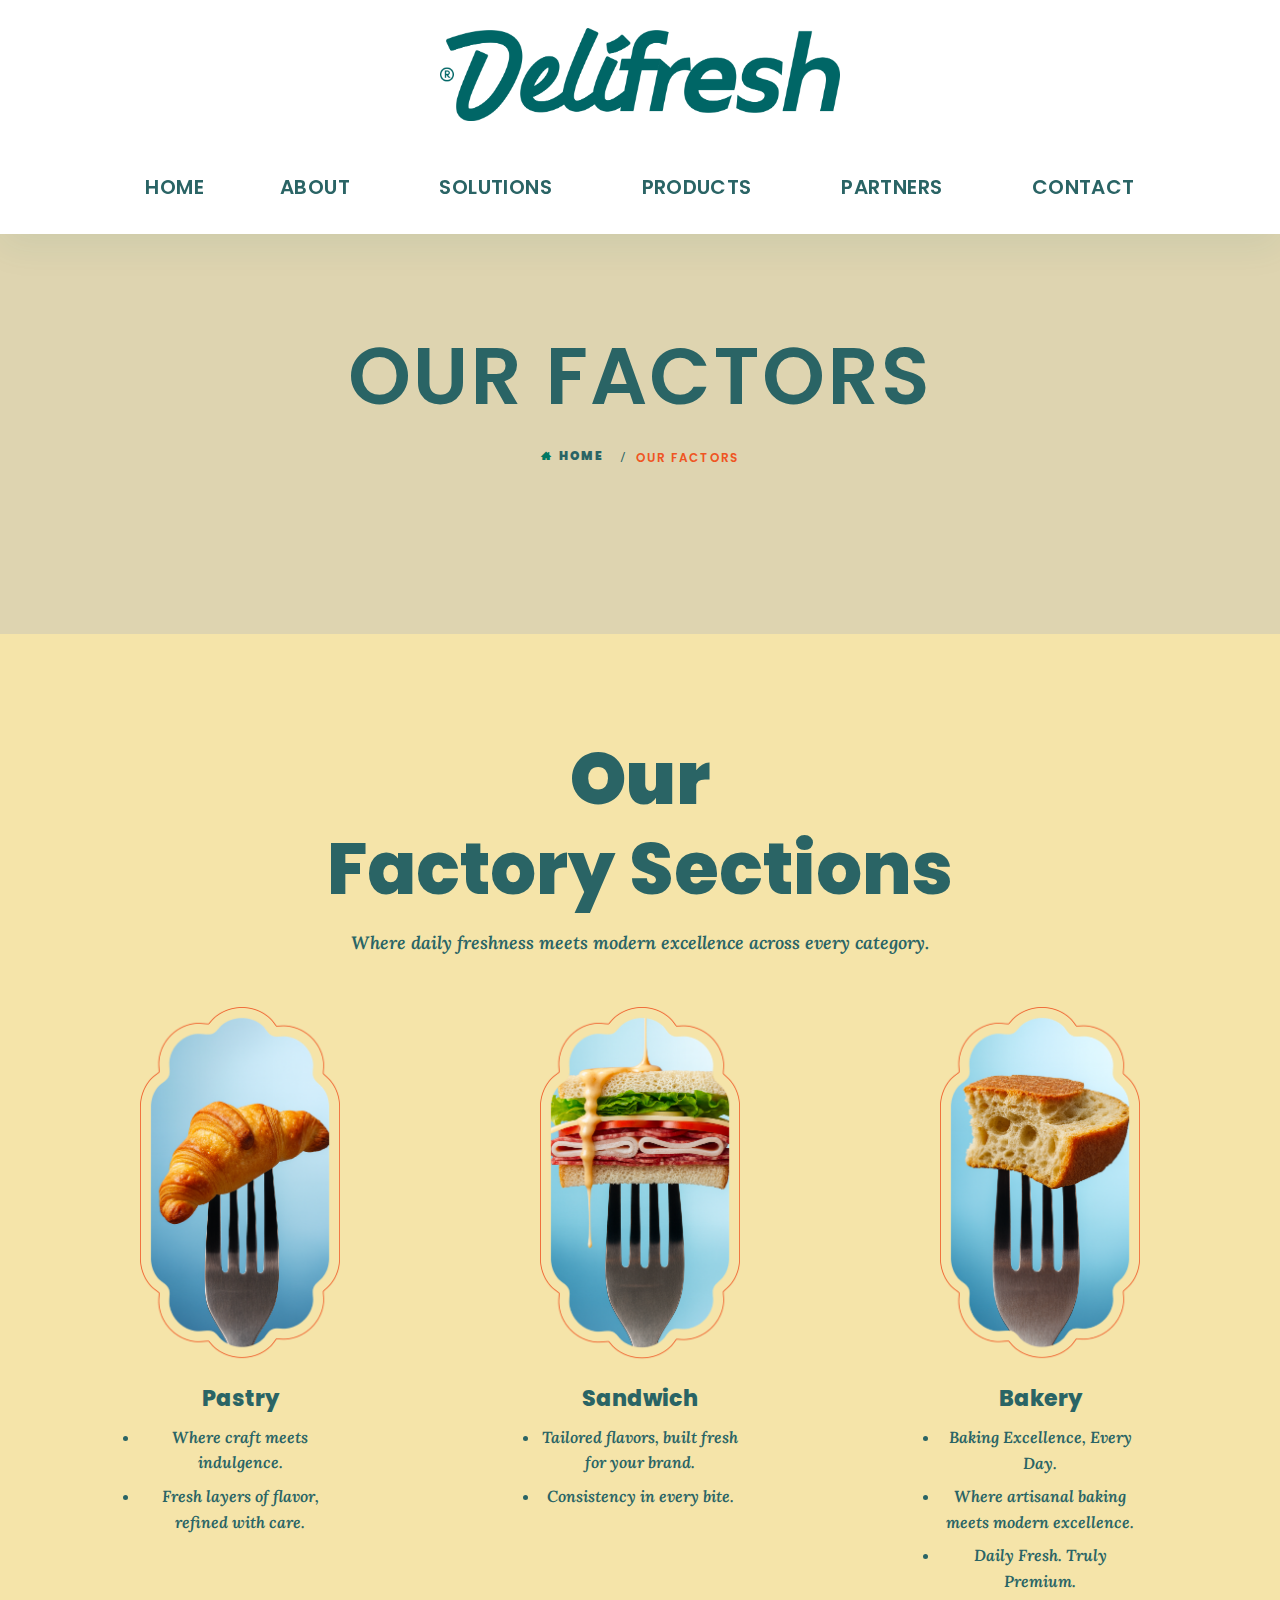
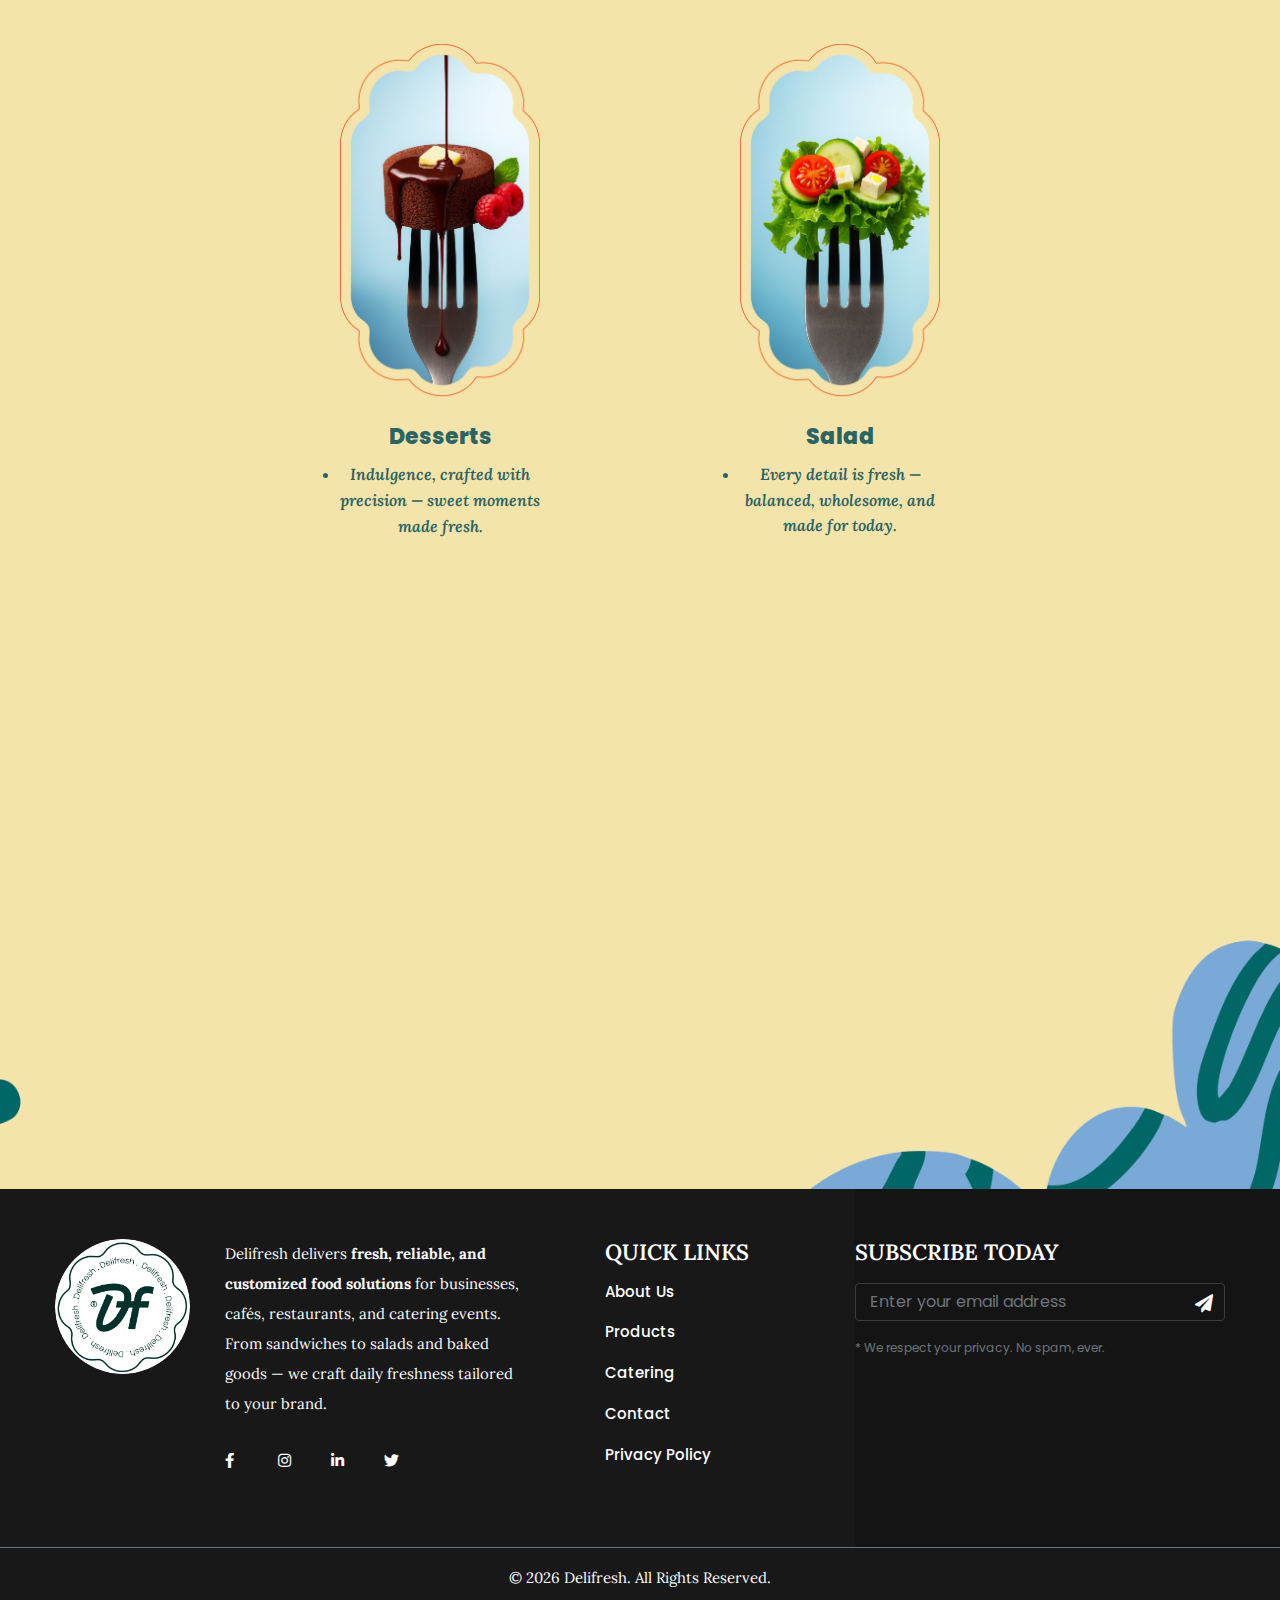
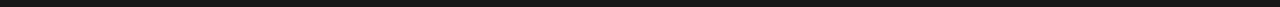
<file: factors.html>
<!doctype html>
<html lang="en">


<!-- Mirrored from html.miraclestudio.design/deliciousa-html/contact.html by HTTrack Website Copier/3.x [XR&CO'2014], Mon, 15 Sep 2025 01:49:14 GMT -->
<!-- Added by HTTrack -->
<meta http-equiv="content-type" content="text/html;charset=utf-8" />

<head>
    <!-- Basic Page Needs
    ================================================== -->
    <meta charset="utf-8">
    <meta http-equiv="X-UA-Compatible" content="IE=edge">

    <!-- Specific Meta
    ================================================== -->
    <meta name="viewport" content="width=device-width, initial-scale=1, maximum-scale=1">
    <meta name="description" content="Unlimited Foods & Restaurants HTML5 Template">
    <meta name="keywords"
        content="HTML5, Template, Design, asian food, bakery, burger, cafe, chocolate, coffee, delivery, dessert, donuts, drinks, farm, fast food, food, organic, restaurant " />
    <meta name="author" content="creative-wp">

    <!-- Titles
    ================================================== -->
    <title>Delifresh | Fresh, Reliable & Customized Food Solutions</title>

    <!-- Favicons
    ================================================== -->
    <link rel="shortcut icon" href="assets/images/logo2.png">

    <!-- Custom Font
    ================================================== -->
    <link
        href="https://fonts.googleapis.com/css2?family=Herr+Von+Muellerhoff&amp;family=Playfair+Display:ital,wght@0,400;0,700;1,400;1,700&amp;family=Aguafina+Script&amp;family=Poppins:wght@300;400;500;600;700&amp;family=Oswald:wght@300;400;700&amp;display=swap"
        rel="stylesheet">
    <link href="https://fonts.googleapis.com/css2?family=Lora:ital,wght@0,400..700;1,400..700&family=Poppins:ital,wght@0,100;0,200;0,300;0,400;0,500;0,600;0,700;0,800;0,900;1,100;1,200;1,300;1,400;1,500;1,600;1,700;1,800;1,900&display=swap" rel="stylesheet">

    <!-- CSS
    ================================================== -->
    <link rel="stylesheet" href="assets/css/bootstrap.min.css">
    <link rel="stylesheet" href="assets/css/magnific-popup.css">
    <link rel="stylesheet" href="assets/css/owl.carousel.min.css">
    <link rel="stylesheet" href="assets/css/swiper.min.css">
    <link rel="stylesheet" href="assets/css/pagepilling.min.css">
    <link rel="stylesheet" href="assets/css/magnific-popup.css">
    <link rel="stylesheet" href="assets/css/simple-scrollbar.css">
    <link rel="stylesheet" href="assets/css/datepicker.min.css">
    <link rel="stylesheet" href="assets/css/fontawesome.all.min.css">
    <link rel="stylesheet" href="assets/css/icomoon.css">
    <link rel="stylesheet" href="assets/css/style.css">
    <link rel="stylesheet" href="assets/css/redesign.css">

    <script src="assets/js/modernizr.min.js"></script>
        <header class="site-header default-header-style header-absolute intro-element">
            <div class="header-top-area">
                <div class="container">
                    <div class="row align-items-center">
                        
                        <div class="col-12">
                            <div class="site-branding">
                                <a href="index.html">
                                    <img src="assets/images/logo.png" alt="Site Logo" />
                                </a>
                            </div><!-- /.site-branding -->
                        </div>
                        
                    </div>
                </div>
            </div>

            <!-- /.header-top-area -->

            <div class="navigation-area">
                <div class="container">
                    <div class="row">
                        <div class="col-12">
                            <div class="site-navigation">
                                <div class="site-navigation-inner">
                                    <nav class="navigation">
                                        <div class="menu-wrapper">
                                            <div class="menu-content">
                                                <ul class="mainmenu">
                                                    <!-- Logo -->
                                                    <li class="sticky-logo">
                                                        <a href="index.html">
                                                            <img width="200" src="assets/images/logo.png"
                                                                alt="Delifresh Logo">
                                                        </a>
                                                    </li>

                                                    <!-- Main Menu Items -->
                                                    <li><a href="index.html">Home</a></li>

                                                    <!-- About Dropdown -->
                                                    <li>
                                                        <a href="#">About</a>
                                                        <ul class="sub-menu">
                                                            <li><a href="about.html">About Us</a></li>
                                                            <li><a href="factors.html">Our Factors</a></li>
                                                            <li><a href="qc.html">Quality Control</a></li>
                                                        </ul>
                                                    </li>

                                                    <!-- Solutions Dropdown -->
                                                    <li>
                                                        <a href="#">Solutions</a>
                                                        <ul class="sub-menu">
                                                            <li><a href="catering.html">Catering</a></li>
                                                            <li><a href="event.html">Events</a></li>
                                                            <li><a href="b2b.html">B2B Deals</a></li>
                                                        </ul>
                                                    </li>

                                                    <!-- Products Dropdown -->
                                                    <li>
                                                        <a href="#">Products</a>
                                                        <ul class="sub-menu">
                                                            <li><a href="products.html">Product List</a></li>
                                                            <li><a href="onlineorder.html">Online Order</a></li>
                                                        </ul>
                                                    </li>

                                                    <!-- Partners -->
                                                    <li>
                                                        <a href="#">Partners</a>
                                                        <ul class="sub-menu">
                                                            <li><a href="case-study.html">Case Study</a></li>
                                                        </ul>
                                                    </li>

                                                    <!-- Contact -->
                                                    <li><a href="contact.html">Contact</a></li>
                                                </ul>
                                        </div>
                                    </div>
                                </nav>
                            </div>
                        </div>

                        <!-- /.site-navigation -->
                    </div>
                    <!-- /.col-12 -->
                </div>
                <!-- /.row -->
            </div>
            <!-- /.container -->
        </div><!-- /.navigation-area -->

        <div class="mobile-sidebar-menu sidebar-menu">
            <div class="overlaybg"></div>
        </div>
    </header>
    <!--~~./ end site header ~~-->
    <!--~~~ Sticky Header ~~~-->
    <div id="sticky-header"></div>
    <!--~./ end sticky header ~-->
                        <!-- /.col-12 -->
                    </div>
                    <!-- /.row -->
                </div>
                <!-- /.container -->
            </div><!-- /.navigation-area -->

            <div class="mobile-sidebar-menu sidebar-menu">
                <div class="overlaybg"></div>
            </div>
        </header>
        <!--~~./ end site header ~~-->
        <!--~~~ Sticky Header ~~~-->
        <div id="sticky-header"></div>
        <!--~./ end sticky header ~-->

        <!--~~~~~~~~~~~~~~~~~~~~~~~~~~~~~~~~~~~~~~~
            Start Page Title Area
        ~~~~~~~~~~~~~~~~~~~~~~~~~~~~~~~~~~~~~~~~-->
        <div class="page-title-area bg-image bg-parallax2">
            <div class="container">
                <div class="row">
                    <div class="col-12">
                        <div class="page-header-content text-center">
                            <div class="page-header-caption">
                                <h2 class="page-title">Our Factors</h2>
                            </div>
                            <div class="breadcrumb-area">
                                <ol class="breadcrumb">
                                    <li class="breadcrumb-item"><a href="index.html">Home</a></li>
                                    <li class="breadcrumb-item active">Our Factors</li>
                                </ol>
                            </div>
                            <!--~~./ breadcrumb-area ~~-->
                        </div>
                        <!--~~./ page-header-content ~~-->
                    </div>
                </div>
            </div>
            <!--~~./ end container ~~-->
        </div>
        <!--~~./ end page title area ~~-->
        <!--~~~~~~~~~~~~~~~~~~~~~~~~~~~~~~~~~~~~~~~
            Start About Us Block
        ~~~~~~~~~~~~~~~~~~~~~~~~~~~~~~~~~~~~~~~~-->
        <div class="factory-sections-block ptb-100 bg-beige position-relative">
            <!-- Decorative flowers left -->
            <div class="factory-decor factory-decor-left"></div>
            <!-- Decorative flowers right -->
            <div class="factory-decor factory-decor-right"></div>

            <div class="container position-relative" style="z-index: 1;">
                <div class="section-title section-default text-center mb-5">
                    <h2 class="factory-title">Our <span>Factory Sections</span></h2>
                    <p class="factory-subtitle">Where daily freshness meets modern excellence across every category.</p>
                </div>

                <!-- Cloud-bordered cards grid -->
                <div class="factory-cards-grid">
                    <!-- Pastry -->
                    <div class="factory-card">
                        <div class="factory-card-inner-r">
                            <img src="assets/images/our-factors/croissant.png" alt="Pastry" class="factory-card-image">
                        </div>
                        <h3 class="factory-card-title">Pastry</h3>
                        <ul class="factory-card-list">
                            <li>Where craft meets indulgence.</li>
                            <li>Fresh layers of flavor, refined with care.</li>
                        </ul>
                    </div>

                    <!-- Sandwich -->
                    <div class="factory-card">
                        <div class="factory-card-inner-r">
                            <img src="assets/images/our-factors/sandwich.png" alt="Sandwich" class="factory-card-image">
                        </div>
                        <h3 class="factory-card-title">Sandwich</h3>
                        <ul class="factory-card-list">
                            <li>Tailored flavors, built fresh for your brand.</li>
                            <li>Consistency in every bite.</li>
                        </ul>
                    </div>

                    <!-- Bakery -->
                    <div class="factory-card">
                        <div class="factory-card-inner-r">
                            <img src="assets/images/our-factors/white.png" alt="Bakery" class="factory-card-image">
                        </div>
                        <h3 class="factory-card-title">Bakery</h3>
                        <ul class="factory-card-list">
                            <li>Baking Excellence, Every Day.</li>
                            <li>Where artisanal baking meets modern excellence.</li>
                            <li>Daily Fresh. Truly Premium.</li>
                        </ul>
                    </div>

                    <!-- Desserts -->
                    <div class="factory-card">
                        <div class="factory-card-inner-r">
                            <img src="assets/images/our-factors/cake.png" alt="Desserts" class="factory-card-image">
                        </div>
                        <h3 class="factory-card-title">Desserts</h3>
                        <ul class="factory-card-list">
                            <li>Indulgence, crafted with precision — sweet moments made fresh.</li>
                        </ul>
                    </div>

                    <!-- Salad -->
                    <div class="factory-card">
                        <div class="factory-card-inner-r">
                            <img src="assets/images/our-factors/salad.png" alt="Salad" class="factory-card-image">
                        </div>
                        <h3 class="factory-card-title">Salad</h3>
                        <ul class="factory-card-list">
                            <li>Every detail is fresh — balanced, wholesome, and made for today.</li>
                        </ul>
                    </div>
                </div>
            </div>
        </div>



        <!--~~./ end about us block ~~-->

        <!--~~~~~~~~~~~~~~~~~~~~~~~~~~~~~~~~~~~~~~~
            Start SITE FOOTER
        ~~~~~~~~~~~~~~~~~~~~~~~~~~~~~~~~~~~~~~~-->
        <footer class="site-footer footer-default-style bg-soft-black text-light">
            <!-- Footer Widget Area -->
            <div class="footer-widget-area ptb-50">
                <div class="container">
                    <div class="row justify-content-between">

                        <!-- About Widget -->
                        <div class="col-lg-5 col-md-6 mb-4">
                            <aside class="bt-about-footer-widget">
                                <div class="widget-content">
                                    <div class="about-logo mb-3">
                                        <a href="index.html">
                                            <img class="rounded-circle" src="assets/images/logo2.png"
                                                alt="Delifresh Logo">
                                        </a>
                                    </div>
                                    <div class="about-info">
                                        <p>
                                            Delifresh delivers <strong>fresh, reliable, and customized food
                                                solutions</strong>
                                            for businesses, cafés, restaurants, and catering events.
                                            From sandwiches to salads and baked goods — we craft daily freshness
                                            tailored to your brand.
                                        </p>
                                        <div class="social-status mt-3">
                                            <a href="#" class="mr-3"><span class="fab fa-facebook-f"></span></a>
                                            <a href="#" class="mr-3"><span class="fab fa-instagram"></span></a>
                                            <a href="#" class="mr-3"><span class="fab fa-linkedin-in"></span></a>
                                            <a href="#"><span class="fab fa-twitter"></span></a>
                                        </div>
                                    </div>
                                </div>
                            </aside>
                        </div>
                        <!-- End About -->

                        <!-- Quick Links -->
                        <div class="col-lg-2 col-md-6 mb-4">
                            <aside class="widget_links">
                                <div class="widget-content">
                                    <h5 class="text-uppercase mb-3">Quick Links</h5>
                                    <ul class="list-unstyled">
                                        <li><a href="about.html">About Us</a></li>
                                        <li><a href="products.html">Products</a></li>
                                        <li><a href="catering.html">Catering</a></li>
                                        <li><a href="contact.html">Contact</a></li>
                                        <li><a href="#">Privacy Policy</a></li>
                                    </ul>
                                </div>
                            </aside>
                        </div>
                        <!-- End Quick Links -->

                        <!-- Subscribe -->
                        <div class="col-lg-4 col-md-12">
                            <aside class="tb-subscribe-widget">
                                <h5 class="widget-title text-uppercase mb-3"><span>Subscribe</span> Today</h5>
                                <div class="widget-content">
                                    <div class="subscribe-form">
                                        <!-- Subscribe form -->
                                        <form class="dv-form" id="mc-form" action="#" method="post">
                                            <div class="form-group d-flex">
                                                <input id="mc-email" name="EMAIL" class="form-control"
                                                    placeholder="Enter your email address" type="email">
                                                <button class="btn btn-primary ml-2" id="subscribe-btn" type="submit">
                                                    <i class="fa fa-paper-plane"></i>
                                                </button>
                                            </div>
                                            <small class="form-text text-muted">
                                                <span>*</span> We respect your privacy. No spam, ever.
                                            </small>
                                            <div class="messages mt-2"></div>
                                        </form>
                                    </div>
                                </div>
                            </aside>
                        </div>
                        <!-- End Subscribe -->
                    </div>
                </div>
            </div>

            <!-- Footer Bottom -->
            <div class="footer-bottom text-center py-3 border-top border-secondary">
                <p class="mb-0">&copy;
                    <script>document.write(new Date().getFullYear())</script> Delifresh. All Rights Reserved.
                </p>
            </div>
        </footer>

        <!--~./ end site footer ~-->

    </div>
    <!--~~./ end site content ~~-->

    <!-- All The JS Files
    ================================================== -->
    <script src="assets/js/jquery.js"></script>
    <script src="assets/js/popper.min.js"></script>
    <script src="assets/js/bootstrap.min.js"></script>
    <script src="assets/js/imagesloaded.pkgd.min.js"></script>
    <script src="assets/js/jquery.validate.min.js"></script>
    <script src="assets/js/theia-sticky-sidebar.min.js"></script>
    <script src="assets/js/ResizeSensor.min.js"></script>
    <script src="assets/js/owl.carousel.min.js"></script>
    <script src="assets/js/swiper.min.js"></script>
    <script src="assets/js/pagepilling.min.js"></script>
    <script src="assets/js/jarallax.min.js"></script>
    <script src="assets/js/masonry.pkgd.min.js"></script>
    <script src="assets/js/jquery.fitvids.js"></script>
    <script src="assets/js/jquery.magnific-popup.min.js"></script>
    <script src="assets/js/simple-scrollbar.min.js"></script>
    <script src="assets/js/scrolla.jquery.min.js"></script>
    <script src="assets/js/wan-spinner.js"></script>
    <script src="assets/js/jquery.nice-select.min.js"></script>
    <script src="assets/js/kinetic.js"></script>
    <script src="assets/js/jquery.final-countdown.min.js"></script>
    <script src="assets/js/datepicker.min.js"></script>
    <script src="assets/js/main.js"></script><!-- main-js -->
</body>


<!-- Mirrored from html.miraclestudio.design/deliciousa-html/contact.html by HTTrack Website Copier/3.x [XR&CO'2014], Mon, 15 Sep 2025 01:49:14 GMT -->

</html>
</file>
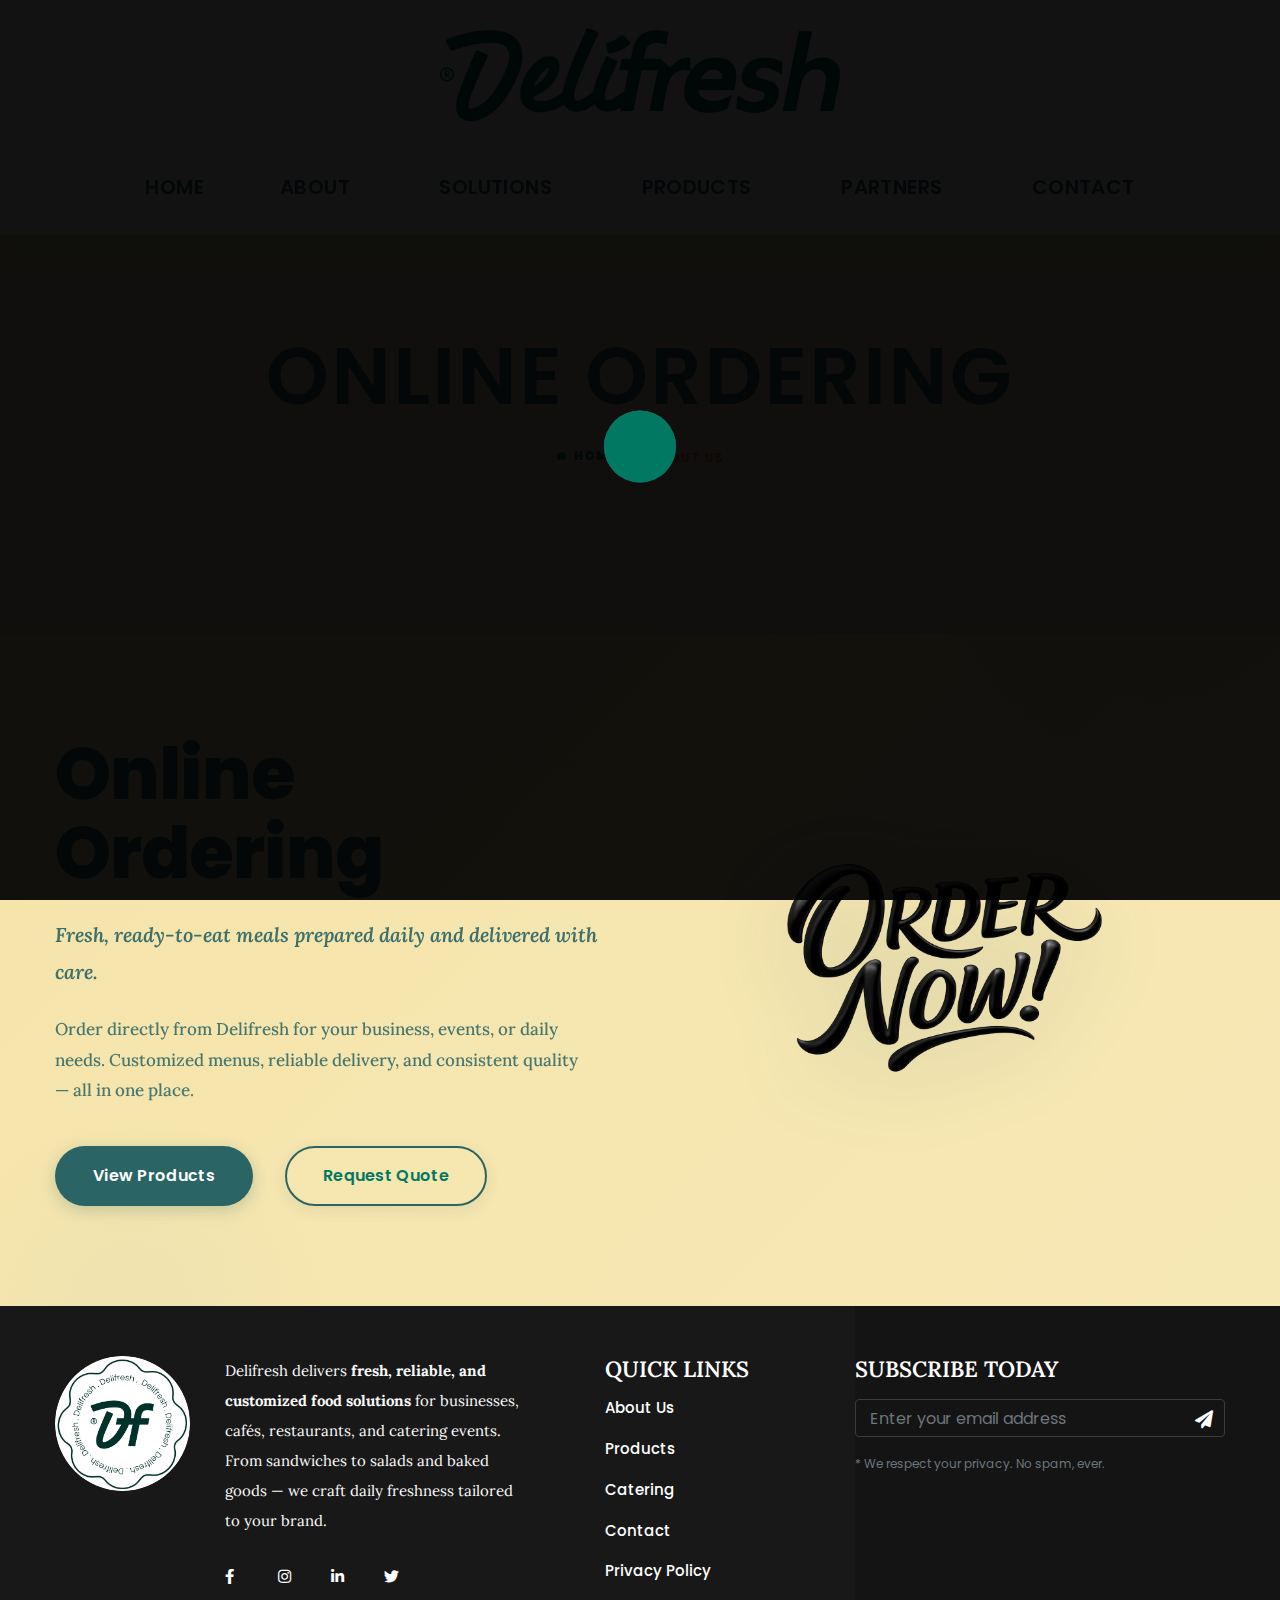
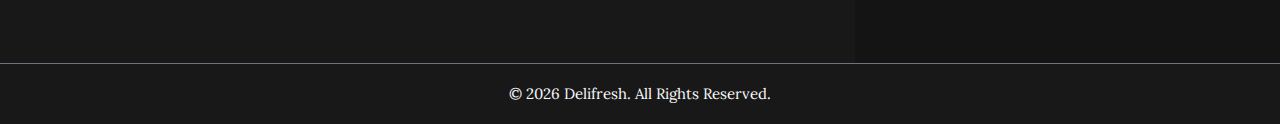
<file: onlineorder.html>
<!doctype html>
<html lang="en">


<!-- Mirrored from html.miraclestudio.design/deliciousa-html/contact.html by HTTrack Website Copier/3.x [XR&CO'2014], Mon, 15 Sep 2025 01:49:14 GMT -->
<!-- Added by HTTrack -->
<meta http-equiv="content-type" content="text/html;charset=utf-8" />

<head>
    <!-- Basic Page Needs
    ================================================== -->
    <meta charset="utf-8">
    <meta http-equiv="X-UA-Compatible" content="IE=edge">

    <!-- Specific Meta
    ================================================== -->
    <meta name="viewport" content="width=device-width, initial-scale=1, maximum-scale=1">
    <meta name="description" content="Unlimited Foods & Restaurants HTML5 Template">
    <meta name="keywords"
        content="HTML5, Template, Design, asian food, bakery, burger, cafe, chocolate, coffee, delivery, dessert, donuts, drinks, farm, fast food, food, organic, restaurant " />
    <meta name="author" content="creative-wp">

    <!-- Titles
    ================================================== -->
    <title>Delifresh | Fresh, Reliable & Customized Food Solutions</title>

    <!-- Favicons
    ================================================== -->
    <link rel="shortcut icon" href="assets/images/logo2.png">
 

    <!-- Custom Font
    ================================================== -->
    <link
        href="https://fonts.googleapis.com/css2?family=Herr+Von+Muellerhoff&amp;family=Playfair+Display:ital,wght@0,400;0,700;1,400;1,700&amp;family=Aguafina+Script&amp;family=Poppins:wght@300;400;500;600;700&amp;family=Oswald:wght@300;400;700&amp;display=swap"
        rel="stylesheet">
    <link href="https://fonts.googleapis.com/css2?family=Lora:ital,wght@0,400..700;1,400..700&family=Poppins:ital,wght@0,100;0,200;0,300;0,400;0,500;0,600;0,700;0,800;0,900;1,100;1,200;1,300;1,400;1,500;1,600;1,700;1,800;1,900&display=swap" rel="stylesheet">

    <!-- CSS
    ================================================== -->
    <link rel="stylesheet" href="assets/css/bootstrap.min.css">
    <link rel="stylesheet" href="assets/css/magnific-popup.css">
    <link rel="stylesheet" href="assets/css/owl.carousel.min.css">
    <link rel="stylesheet" href="assets/css/swiper.min.css">
    <link rel="stylesheet" href="assets/css/pagepilling.min.css">
    <link rel="stylesheet" href="assets/css/magnific-popup.css">
    <link rel="stylesheet" href="assets/css/simple-scrollbar.css">
    <link rel="stylesheet" href="assets/css/datepicker.min.css">
    <link rel="stylesheet" href="assets/css/fontawesome.all.min.css">
    <link rel="stylesheet" href="assets/css/icomoon.css">
    <link rel="stylesheet" href="assets/css/style.css">
    <link rel="stylesheet" href="assets/css/redesign.css">


    <script src="assets/js/modernizr.min.js"></script>
</head>

<body>
    <!--~~~~~~~~~~~~~~~~~~~~~~~~~~~~~~~~~~~~~~~
        Start Preloader
    ~~~~~~~~~~~~~~~~~~~~~~~~~~~~~~~~~~~~~~~~-->
    <div class="preloader">
        <div class="preloader-inner">
            <div class="preloader-icon">
                <span></span>
                <span></span>
            </div><!-- /preloader-icon -->
        </div><!-- /preloader-inner -->
    </div><!-- /preloader -->

    <div class="site-content">
        <!--~~~~~~~~~~~~~~~~~~~~~~~~~~~~~~~~~~~~~~~
            Start Site Header
        ~~~~~~~~~~~~~~~~~~~~~~~~~~~~~~~~~~~~~~~~-->
        <header class="site-header default-header-style header-absolute intro-element">
            <div class="header-top-area">
                <div class="container">
                    <div class="row align-items-center">
                        
                        <div class="col-12">
                            <div class="site-branding">
                                <a href="index.html">
                                    <img src="assets/images/logo.png" alt="Site Logo" />
                                </a>
                            </div><!-- /.site-branding -->
                        </div>
                        
                    </div>
                </div>
            </div>
			
            <!-- /.header-top-area -->

            <div class="navigation-area">
                <div class="container">
                    <div class="row">
                        <div class="col-12">
                            <div class="site-navigation">
                                <div class="site-navigation-inner">
                                    <nav class="navigation">
                                        <div class="menu-wrapper">
                                            <div class="menu-content">
                                                <ul class="mainmenu">
                                                    <!-- Logo -->
                                                    <li class="sticky-logo">
                                                        <a href="index.html">
                                                            <img width="200" src="assets/images/logo.png"
                                                                alt="Delifresh Logo">
                                                        </a>
                                                    </li>

                                                    <!-- Main Menu Items -->
                                                    <li><a href="index.html">Home</a></li>

                                                    <!-- About Dropdown -->
                                                    <li>
                                                        <a href="#">About</a>
                                                        <ul class="sub-menu">
                                                            <li><a href="about.html">About Us</a></li>
                                                            <li><a href="factors.html">Our Factors</a></li>
                                                            <li><a href="qc.html">Quality Control</a></li>
                                                        </ul>
                                                    </li>

                                                    <!-- Solutions Dropdown -->
                                                    <li>
                                                        <a href="#">Solutions</a>
                                                        <ul class="sub-menu">
                                                            <li><a href="catering.html">Catering</a></li>
                                                            <li><a href="event.html">Events</a></li>
                                                            <li><a href="b2b.html">B2B Deals</a></li>
                                                        </ul>
                                                    </li>

                                                    <!-- Products Dropdown -->
                                                    <li>
                                                        <a href="#">Products</a>
                                                        <ul class="sub-menu">
                                                            <li><a href="products.html">Product List</a></li>
                                                            <li><a href="onlineorder.html">Online Order</a></li>
                                                        </ul>
                                                    </li>

                                                    <!-- Partners -->
                                                    <li>
                                                        <a href="#">Partners</a>
                                                        <ul class="sub-menu">
                                                            <li><a href="case-study.html">Case Study</a></li>
                                                        </ul>
                                                    </li>

                                                    <!-- Contact -->
                                                    <li><a href="contact.html">Contact</a></li>
                                                </ul>
                                        </div>
                                    </div>
                                </nav>
                            </div>
                        </div>

                        <!-- /.site-navigation -->
                    </div>
                    <!-- /.col-12 -->
                </div>
                <!-- /.row -->
            </div>
            <!-- /.container -->
        </div><!-- /.navigation-area -->

        <div class="mobile-sidebar-menu sidebar-menu">
            <div class="overlaybg"></div>
        </div>
    </header>
    <!--~~./ end site header ~~-->
    <!--~~~ Sticky Header ~~~-->
    <div id="sticky-header"></div>
    <!--~./ end sticky header ~-->

        <!--~~~~~~~~~~~~~~~~~~~~~~~~~~~~~~~~~~~~~~~
            Start Page Title Area
        ~~~~~~~~~~~~~~~~~~~~~~~~~~~~~~~~~~~~~~~~-->
        <div class="page-title-area bg-image bg-parallax2">
            <div class="container">
                <div class="row">
                    <div class="col-12">
                        <div class="page-header-content text-center">
                            <div class="page-header-caption">
                                <h2 class="page-title">Online Ordering</h2>
                            </div>
                            <div class="breadcrumb-area">
                                <ol class="breadcrumb">
                                    <li class="breadcrumb-item"><a href="index.html">Home</a></li>
                                    <li class="breadcrumb-item active">About Us</li>
                                </ol>
                            </div>
                            <!--~~./ breadcrumb-area ~~-->
                        </div>
                        <!--~~./ page-header-content ~~-->
                    </div>
                </div>
            </div>
            <!--~~./ end container ~~-->
        </div>
        <!--~~./ end page title area ~~-->
        <!--~~~~~~~~~~~~~~~~~~~~~~~~~~~~~~~~~~~~~~~
            Start Online Ordering Block
        ~~~~~~~~~~~~~~~~~~~~~~~~~~~~~~~~~~~~~~~~-->
        <div class="online-ordering-block redesigned-online-order ptb-120">
            <div class="container">
                <div class="row align-items-center">

                <!-- Text -->
                <div class="col-lg-6">
                    <h2 class="online-title">
                    Online <span>Ordering</span>
                    </h2>

                    <p class="online-subtitle">
                    Fresh, ready-to-eat meals prepared daily and delivered with care.
                    </p>

                    <p class="online-desc">
                    Order directly from Delifresh for your business, events, or daily needs.
                    Customized menus, reliable delivery, and consistent quality — all in one place.
                    </p>

                    <div class="online-actions">
                    <a href="products.html" class="btn btn-primary btn-lg">
                        View Products
                    </a>
                    <a href="contact.html" class="btn btn-outline-primary btn-lg ml-3">
                        Request Quote
                    </a>
                    </div>
                </div>

                <!-- Image -->
                <div class="col-lg-6 text-center mt-4 mt-lg-0">
                    <img
                    src="assets/images/orderonline.png"
                    alt="Online Ordering"
                    class="online-image"
                    />
                </div>

                </div>
            </div>
        </div>

        <!--~~./ end online ordering block ~~-->

        <!--~~~~~~~~~~~~~~~~~~~~~~~~~~~~~~~~~~~~~~~
            Start SITE FOOTER
        ~~~~~~~~~~~~~~~~~~~~~~~~~~~~~~~~~~~~~~~-->
        <footer class="site-footer footer-default-style bg-soft-black text-light">
            <!-- Footer Widget Area -->
            <div class="footer-widget-area ptb-50">
                <div class="container">
                    <div class="row justify-content-between">

                        <!-- About Widget -->
                        <div class="col-lg-5 col-md-6 mb-4">
                            <aside class="bt-about-footer-widget">
                                <div class="widget-content">
                                    <div class="about-logo mb-3">
                                        <a href="index.html">
                                            <img class="rounded-circle" src="assets/images/logo2.png"
                                                alt="Delifresh Logo">
                                        </a>
                                    </div>
                                    <div class="about-info">
                                        <p>
                                            Delifresh delivers <strong>fresh, reliable, and customized food
                                                solutions</strong>
                                            for businesses, cafés, restaurants, and catering events.
                                            From sandwiches to salads and baked goods — we craft daily freshness
                                            tailored to your brand.
                                        </p>
                                        <div class="social-status mt-3">
                                            <a href="#" class="mr-3"><span class="fab fa-facebook-f"></span></a>
                                            <a href="#" class="mr-3"><span class="fab fa-instagram"></span></a>
                                            <a href="#" class="mr-3"><span class="fab fa-linkedin-in"></span></a>
                                            <a href="#"><span class="fab fa-twitter"></span></a>
                                        </div>
                                    </div>
                                </div>
                            </aside>
                        </div>
                        <!-- End About -->

                        <!-- Quick Links -->
                        <div class="col-lg-2 col-md-6 mb-4">
                            <aside class="widget_links">
                                <div class="widget-content">
                                    <h5 class="text-uppercase mb-3">Quick Links</h5>
                                    <ul class="list-unstyled">
                                        <li><a href="about.html">About Us</a></li>
                                        <li><a href="products.html">Products</a></li>
                                        <li><a href="catering.html">Catering</a></li>
                                        <li><a href="contact.html">Contact</a></li>
                                        <li><a href="#">Privacy Policy</a></li>
                                    </ul>
                                </div>
                            </aside>
                        </div>
                        <!-- End Quick Links -->

                        <!-- Subscribe -->
                        <div class="col-lg-4 col-md-12">
                            <aside class="tb-subscribe-widget">
                                <h5 class="widget-title text-uppercase mb-3"><span>Subscribe</span> Today</h5>
                                <div class="widget-content">
                                    <div class="subscribe-form">
                                        <!-- Subscribe form -->
                                        <form class="dv-form" id="mc-form" action="#" method="post">
                                            <div class="form-group d-flex">
                                                <input id="mc-email" name="EMAIL" class="form-control"
                                                    placeholder="Enter your email address" type="email">
                                                <button class="btn btn-primary ml-2" id="subscribe-btn" type="submit">
                                                    <i class="fa fa-paper-plane"></i>
                                                </button>
                                            </div>
                                            <small class="form-text text-muted">
                                                <span>*</span> We respect your privacy. No spam, ever.
                                            </small>
                                            <div class="messages mt-2"></div>
                                        </form>
                                    </div>
                                </div>
                            </aside>
                        </div>
                        <!-- End Subscribe -->
                    </div>
                </div>
            </div>

            <!-- Footer Bottom -->
            <div class="footer-bottom text-center py-3 border-top border-secondary">
                <p class="mb-0">&copy;
                    <script>document.write(new Date().getFullYear())</script> Delifresh. All Rights Reserved.
                </p>
            </div>
        </footer>

        <!--~./ end site footer ~-->

    </div>
    <!--~~./ end site content ~~-->

    <!-- All The JS Files
    ================================================== -->
    <script src="assets/js/jquery.js"></script>
    <script src="assets/js/popper.min.js"></script>
    <script src="assets/js/bootstrap.min.js"></script>
    <script src="assets/js/imagesloaded.pkgd.min.js"></script>
    <script src="assets/js/jquery.validate.min.js"></script>
    <script src="assets/js/theia-sticky-sidebar.min.js"></script>
    <script src="assets/js/ResizeSensor.min.js"></script>
    <script src="assets/js/owl.carousel.min.js"></script>
    <script src="assets/js/swiper.min.js"></script>
    <script src="assets/js/pagepilling.min.js"></script>
    <script src="assets/js/jarallax.min.js"></script>
    <script src="assets/js/masonry.pkgd.min.js"></script>
    <script src="assets/js/jquery.fitvids.js"></script>
    <script src="assets/js/jquery.magnific-popup.min.js"></script>
    <script src="assets/js/simple-scrollbar.min.js"></script>
    <script src="assets/js/scrolla.jquery.min.js"></script>
    <script src="assets/js/wan-spinner.js"></script>
    <script src="assets/js/jquery.nice-select.min.js"></script>
    <script src="assets/js/kinetic.js"></script>
    <script src="assets/js/jquery.final-countdown.min.js"></script>
    <script src="assets/js/datepicker.min.js"></script>
    <script src="assets/js/main.js"></script><!-- main-js -->
</body>


<!-- Mirrored from html.miraclestudio.design/deliciousa-html/contact.html by HTTrack Website Copier/3.x [XR&CO'2014], Mon, 15 Sep 2025 01:49:14 GMT -->

</html>
</file>
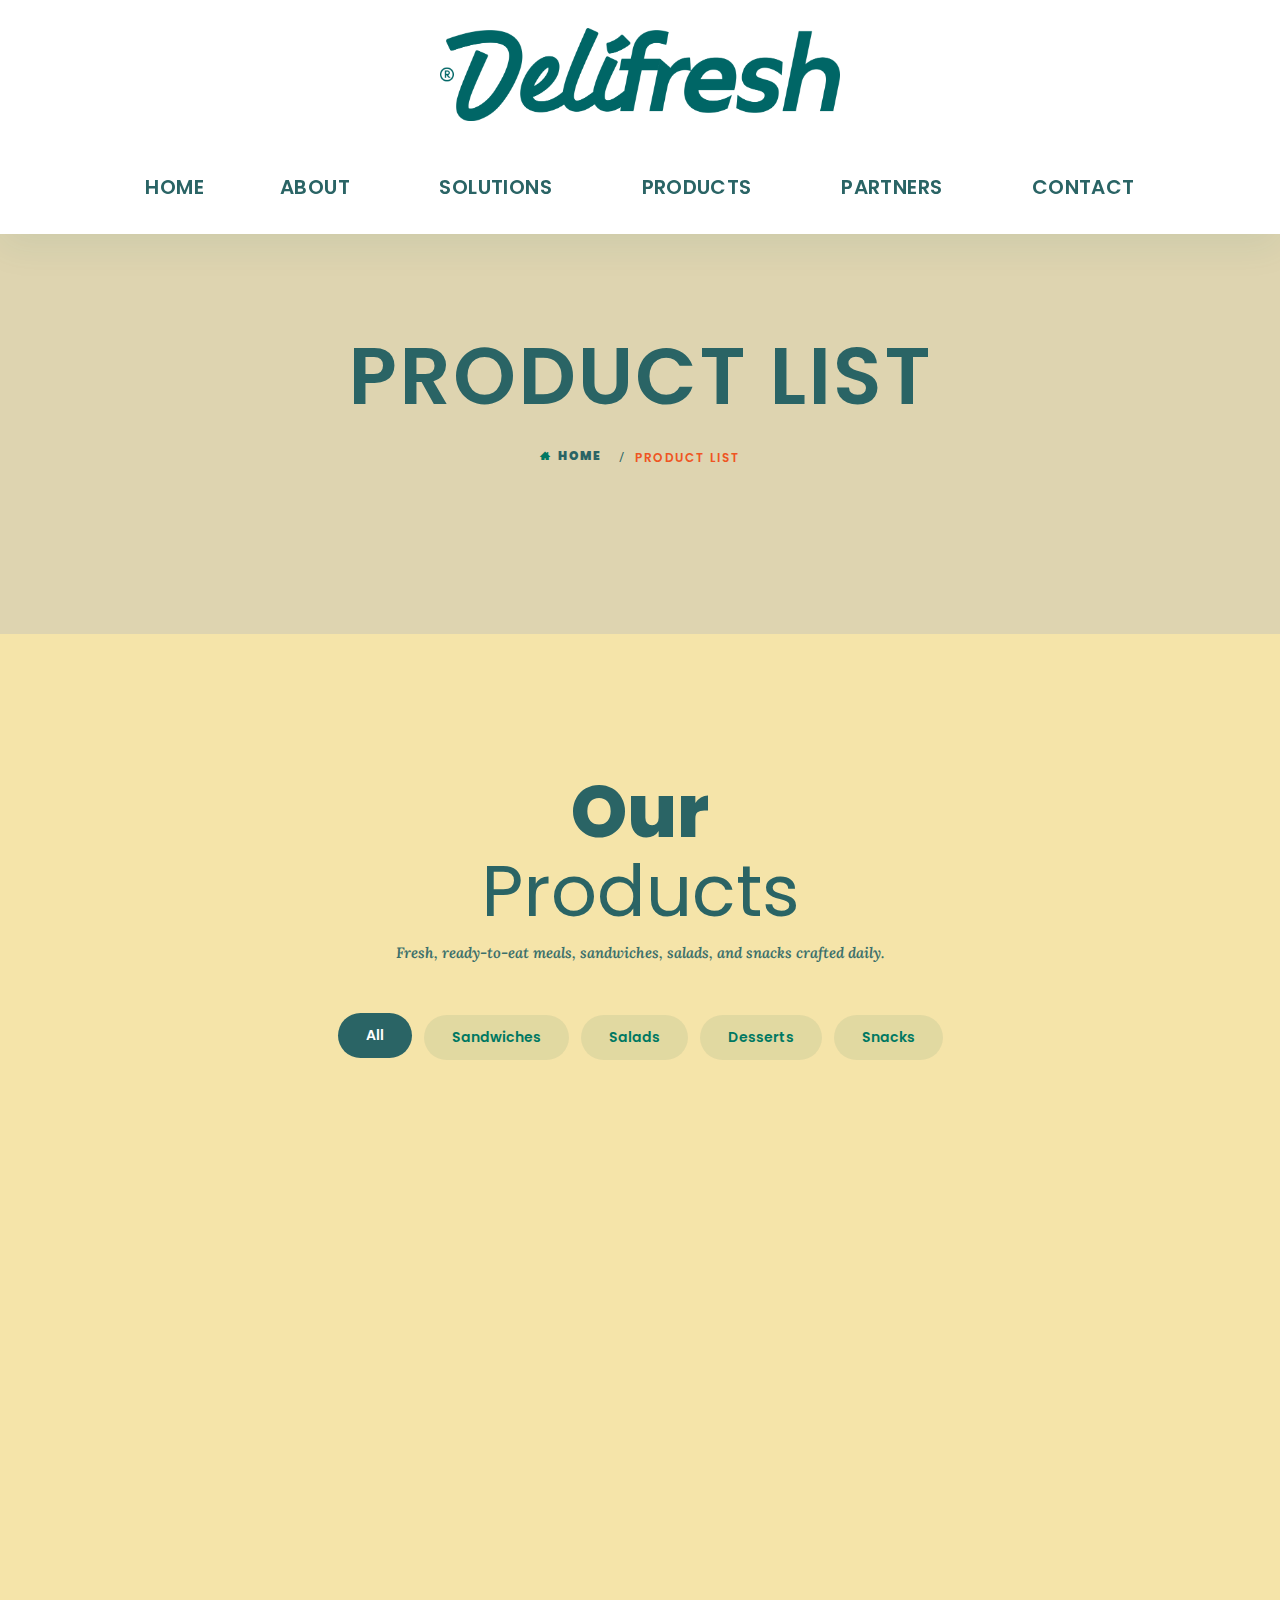
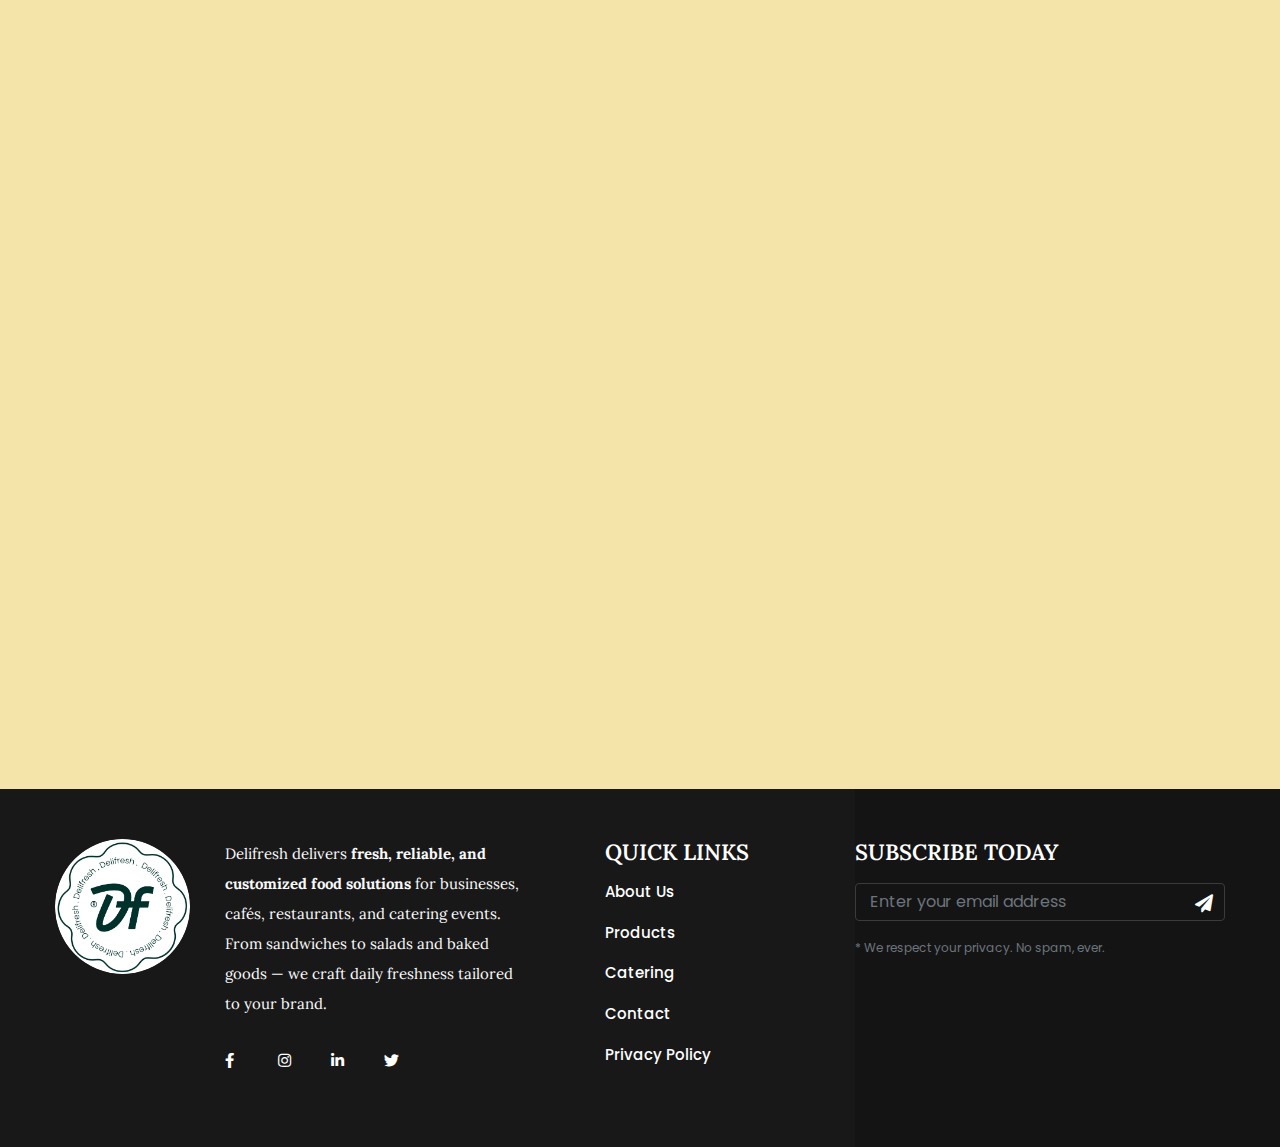
<file: products.html>
<!doctype html>
<html lang="en">


<!-- Mirrored from html.miraclestudio.design/deliciousa-html/event.html by HTTrack Website Copier/3.x [XR&CO'2014], Mon, 15 Sep 2025 01:49:05 GMT -->
<!-- Added by HTTrack -->
<meta http-equiv="content-type" content="text/html;charset=utf-8" />

<head>
    <!-- Basic Page Needs
    ================================================== -->
    <meta charset="utf-8">
    <meta http-equiv="X-UA-Compatible" content="IE=edge">

    <!-- Specific Meta
    ================================================== -->
    <meta name="viewport" content="width=device-width, initial-scale=1, maximum-scale=1">
    <meta name="description" content="Unlimited Foods & Restaurants HTML5 Template">
    <meta name="keywords"
        content="HTML5, Template, Design, asian food, bakery, burger, cafe, chocolate, coffee, delivery, dessert, donuts, drinks, farm, fast food, food, organic, restaurant " />
    <meta name="author" content="creative-wp">

    <!-- Titles
    ================================================== -->
    <title>Delifresh | Fresh, Reliable & Customized Food Solutions</title>

    <!-- Favicons
    ================================================== -->
    <link rel="shortcut icon" href="assets/images/logo2.png">


    <!-- Custom Font
    ================================================== -->
    <link
        href="https://fonts.googleapis.com/css2?family=Herr+Von+Muellerhoff&amp;family=Playfair+Display:ital,wght@0,400;0,700;1,400;1,700&amp;family=Aguafina+Script&amp;family=Poppins:wght@300;400;500;600;700&amp;family=Oswald:wght@300;400;700&amp;display=swap"
        rel="stylesheet">
    <link href="https://fonts.googleapis.com/css2?family=Lora:ital,wght@0,400..700;1,400..700&family=Poppins:ital,wght@0,100;0,200;0,300;0,400;0,500;0,600;0,700;0,800;0,900;1,100;1,200;1,300;1,400;1,500;1,600;1,700;1,800;1,900&display=swap" rel="stylesheet">

    <!-- CSS
    ================================================== -->
    <link rel="stylesheet" href="assets/css/bootstrap.min.css">
    <link rel="stylesheet" href="assets/css/magnific-popup.css">
    <link rel="stylesheet" href="assets/css/owl.carousel.min.css">
    <link rel="stylesheet" href="assets/css/swiper.min.css">
    <link rel="stylesheet" href="assets/css/pagepilling.min.css">
    <link rel="stylesheet" href="assets/css/magnific-popup.css">
    <link rel="stylesheet" href="assets/css/simple-scrollbar.css">
    <link rel="stylesheet" href="assets/css/datepicker.min.css">
    <link rel="stylesheet" href="assets/css/fontawesome.all.min.css">
    <link rel="stylesheet" href="assets/css/icomoon.css">
    <link rel="stylesheet" href="assets/css/style.css">
    <link rel="stylesheet" href="assets/css/redesign.css">

    <script src="assets/js/modernizr.min.js"></script>
        <header class="site-header default-header-style header-absolute intro-element">
            <div class="header-top-area">
                <div class="container">
                    <div class="row align-items-center">
                        
                        <div class="col-12">
                            <div class="site-branding">
                                <a href="index.html">
                                    <img src="assets/images/logo.png" alt="Site Logo" />
                                </a>
                            </div><!-- /.site-branding -->
                        </div>
                        
                    </div>
                </div>
            </div>

            <!-- /.header-top-area -->

            <div class="navigation-area">
                <div class="container">
                    <div class="row">
                        <div class="col-12">
                            <div class="site-navigation">
                                <div class="site-navigation-inner">
                                    <nav class="navigation">
                                        <div class="menu-wrapper">
                                            <div class="menu-content">
                                                <ul class="mainmenu">
                                                    <!-- Logo -->
                                                    <li class="sticky-logo">
                                                        <a href="index.html">
                                                            <img width="200" src="assets/images/logo.png"
                                                                alt="Delifresh Logo">
                                                        </a>
                                                    </li>

                                                    <!-- Main Menu Items -->
                                                    <li><a href="index.html">Home</a></li>

                                                    <!-- About Dropdown -->
                                                    <li>
                                                        <a href="#">About</a>
                                                        <ul class="sub-menu">
                                                            <li><a href="about.html">About Us</a></li>
                                                            <li><a href="factors.html">Our Factors</a></li>
                                                            <li><a href="qc.html">Quality Control</a></li>
                                                        </ul>
                                                    </li>

                                                    <!-- Solutions Dropdown -->
                                                    <li>
                                                        <a href="#">Solutions</a>
                                                        <ul class="sub-menu">
                                                            <li><a href="catering.html">Catering</a></li>
                                                            <li><a href="event.html">Events</a></li>
                                                            <li><a href="b2b.html">B2B Deals</a></li>
                                                        </ul>
                                                    </li>

                                                    <!-- Products Dropdown -->
                                                    <li>
                                                        <a href="#">Products</a>
                                                        <ul class="sub-menu">
                                                            <li><a href="products.html">Product List</a></li>
                                                            <li><a href="onlineorder.html">Online Order</a></li>
                                                        </ul>
                                                    </li>

                                                    <!-- Partners -->
                                                    <li>
                                                        <a href="#">Partners</a>
                                                        <ul class="sub-menu">
                                                            <li><a href="case-study.html">Case Study</a></li>
                                                        </ul>
                                                    </li>

                                                    <!-- Contact -->
                                                    <li><a href="contact.html">Contact</a></li>
                                                </ul>
                                        </div>
                                    </div>
                                </nav>
                            </div>
                        </div>

                        <!-- /.site-navigation -->
                    </div>
                    <!-- /.col-12 -->
                </div>
                <!-- /.row -->
            </div>
            <!-- /.container -->
        </div><!-- /.navigation-area -->

        <div class="mobile-sidebar-menu sidebar-menu">
            <div class="overlaybg"></div>
        </div>
    </header>
    <!--~~./ end site header ~~-->
    <!--~~~ Sticky Header ~~~-->
    <div id="sticky-header"></div>
    <!--~./ end sticky header ~-->
                            <!-- /.site-navigation -->
                        </div>
                        <!-- /.col-12 -->
                    </div>
                    <!-- /.row -->
                </div>
                <!-- /.container -->
            </div><!-- /.navigation-area -->

            <div class="mobile-sidebar-menu sidebar-menu">
                <div class="overlaybg"></div>
            </div>
        </header>
        <!--~~./ end site header ~~-->
        <!--~~~ Sticky Header ~~~-->
        <div id="sticky-header"></div>
        <!--~./ end sticky header ~-->

        <!--~~~~~~~~~~~~~~~~~~~~~~~~~~~~~~~~~~~~~~~
            Start Page Title Area
        ~~~~~~~~~~~~~~~~~~~~~~~~~~~~~~~~~~~~~~~~-->
        <div class="page-title-area bg-image bg-parallax2">
            <div class="container">
                <div class="row">
                    <div class="col-12">
                        <div class="page-header-content text-center">
                            <div class="page-header-caption">
                                <h2 class="page-title">Product List</h2>
                            </div>
                            <div class="breadcrumb-area">
                                <ol class="breadcrumb">
                                    <li class="breadcrumb-item"><a href="index.html">Home</a></li>
                                    <li class="breadcrumb-item active">Product List</li>
                                </ol>
                            </div>
                            <!--~~./ breadcrumb-area ~~-->
                        </div>
                        <!--~~./ page-header-content ~~-->
                    </div>
                </div>
            </div>
            <!--~~./ end container ~~-->
        </div>
        <!--~~./ end page title area ~~-->

        <!--~~~~~~~~~~~~~~~~~~~~~~~~~~~~~~~~~~~~~~~
            Start Event Page Block
        ~~~~~~~~~~~~~~~~~~~~~~~~~~~~~~~~~~~~~~~~-->
        <!-- Products Page -->
        <div class="products-block ptb-100 bg-light redesigned-products">
            <div class="container">
                <!-- Section Title -->
                <div class="section-title section-default-two text-center mb-5">
                    <h2 class="title-main">Our <span>Products</span></h2>
                    <br>
                    <p class="subtitle mt-2">Fresh, ready-to-eat meals, sandwiches, salads, and snacks crafted daily.</p>
                </div>

                <!-- Filter Buttons -->
                <ul class="nav justify-content-center product-filter mb-5">
                    <li class="nav-item">
                        <button class="btn btn-outline-primary active" data-filter="all">All</button>
                    </li>
                    <li class="nav-item">
                        <button class="btn btn-outline-primary" data-filter="sandwich">Sandwiches</button>
                    </li>
                    <li class="nav-item">
                        <button class="btn btn-outline-primary" data-filter="salad">Salads</button>
                    </li>
                    <li class="nav-item">
                        <button class="btn btn-outline-primary" data-filter="dessert">Desserts</button>
                    </li>
                    <li class="nav-item">
                        <button class="btn btn-outline-primary" data-filter="snack">Snacks</button>
                    </li>
                </ul>

                <!-- Product Grid -->
                <div class="row product-grid">
                    <!-- Product Item -->
                    <div class="col-lg-3 col-md-4 col-sm-6 mb-4 product-item sandwich animate"
                        data-animate="hg-fadeInUp">
                        <div class="card shadow-sm h-100">
                            <img src="assets/images/factors/Sandwich.webp" class="card-img-top" alt="Sandwich">
                            <div class="card-body text-center">
                                <h5 class="card-title">Chicken Sandwich</h5>
                                <p class="card-text small">Tailored flavors, built fresh daily.</p>
                            </div>
                        </div>
                    </div>

                    <div class="col-lg-3 col-md-4 col-sm-6 mb-4 product-item salad animate" data-animate="hg-fadeInUp"
                        data-duration="1s">
                        <div class="card shadow-sm h-100">
                            <img src="assets/images/factors/Salad.webp" class="card-img-top" alt="Salad">
                            <div class="card-body text-center">
                                <h5 class="card-title">Fresh Salad</h5>
                                <p class="card-text small">Balanced, wholesome, made for today.</p>
                            </div>
                        </div>
                    </div>

                    <div class="col-lg-3 col-md-4 col-sm-6 mb-4 product-item dessert animate" data-animate="hg-fadeInUp"
                        data-duration="1.2s">
                        <div class="card shadow-sm h-100">
                            <img src="assets/images/factors/Desserts.jpg" class="card-img-top" alt="Dessert">
                            <div class="card-body text-center">
                                <h5 class="card-title">Chocolate Cake</h5>
                                <p class="card-text small">Indulgence, crafted with precision.</p>
                            </div>
                        </div>
                    </div>

                    <div class="col-lg-3 col-md-4 col-sm-6 mb-4 product-item snack animate" data-animate="hg-fadeInUp"
                        data-duration="1.4s">
                        <div class="card shadow-sm h-100">
                            <img src="assets/images/factors/pastry.jpg" class="card-img-top" alt="Snack">
                            <div class="card-body text-center">
                                <h5 class="card-title">Healthy Snack</h5>
                                <p class="card-text small">Perfect for your daily rhythm.</p>
                            </div>
                        </div>
                    </div>
                    <div class="col-lg-3 col-md-4 col-sm-6 mb-4 product-item sandwich animate"
                        data-animate="hg-fadeInUp">
                        <div class="card shadow-sm h-100">
                            <img src="assets/images/factors/Sandwich.webp" class="card-img-top" alt="Sandwich">
                            <div class="card-body text-center">
                                <h5 class="card-title">Chicken Sandwich</h5>
                                <p class="card-text small">Tailored flavors, built fresh daily.</p>
                            </div>
                        </div>
                    </div>

                    <div class="col-lg-3 col-md-4 col-sm-6 mb-4 product-item salad animate" data-animate="hg-fadeInUp"
                        data-duration="1s">
                        <div class="card shadow-sm h-100">
                            <img src="assets/images/factors/Salad.webp" class="card-img-top" alt="Salad">
                            <div class="card-body text-center">
                                <h5 class="card-title">Fresh Salad</h5>
                                <p class="card-text small">Balanced, wholesome, made for today.</p>
                            </div>
                        </div>
                    </div>

                    <div class="col-lg-3 col-md-4 col-sm-6 mb-4 product-item dessert animate" data-animate="hg-fadeInUp"
                        data-duration="1.2s">
                        <div class="card shadow-sm h-100">
                            <img src="assets/images/factors/Desserts.jpg" class="card-img-top" alt="Dessert">
                            <div class="card-body text-center">
                                <h5 class="card-title">Chocolate Cake</h5>
                                <p class="card-text small">Indulgence, crafted with precision.</p>
                            </div>
                        </div>
                    </div>

                    <div class="col-lg-3 col-md-4 col-sm-6 mb-4 product-item snack animate" data-animate="hg-fadeInUp"
                        data-duration="1.4s">
                        <div class="card shadow-sm h-100">
                            <img src="assets/images/factors/pastry.jpg" class="card-img-top" alt="Snack">
                            <div class="card-body text-center">
                                <h5 class="card-title">Healthy Snack</h5>
                                <p class="card-text small">Perfect for your daily rhythm.</p>
                            </div>
                        </div>
                    </div>
                    <div class="col-lg-3 col-md-4 col-sm-6 mb-4 product-item sandwich animate"
                        data-animate="hg-fadeInUp">
                        <div class="card shadow-sm h-100">
                            <img src="assets/images/factors/Sandwich.webp" class="card-img-top" alt="Sandwich">
                            <div class="card-body text-center">
                                <h5 class="card-title">Chicken Sandwich</h5>
                                <p class="card-text small">Tailored flavors, built fresh daily.</p>
                            </div>
                        </div>
                    </div>

                    <div class="col-lg-3 col-md-4 col-sm-6 mb-4 product-item salad animate" data-animate="hg-fadeInUp"
                        data-duration="1s">
                        <div class="card shadow-sm h-100">
                            <img src="assets/images/factors/Salad.webp" class="card-img-top" alt="Salad">
                            <div class="card-body text-center">
                                <h5 class="card-title">Fresh Salad</h5>
                                <p class="card-text small">Balanced, wholesome, made for today.</p>
                            </div>
                        </div>
                    </div>

                    <div class="col-lg-3 col-md-4 col-sm-6 mb-4 product-item dessert animate" data-animate="hg-fadeInUp"
                        data-duration="1.2s">
                        <div class="card shadow-sm h-100">
                            <img src="assets/images/factors/Desserts.jpg" class="card-img-top" alt="Dessert">
                            <div class="card-body text-center">
                                <h5 class="card-title">Chocolate Cake</h5>
                                <p class="card-text small">Indulgence, crafted with precision.</p>
                            </div>
                        </div>
                    </div>

                    <div class="col-lg-3 col-md-4 col-sm-6 mb-4 product-item snack animate" data-animate="hg-fadeInUp"
                        data-duration="1.4s">
                        <div class="card shadow-sm h-100">
                            <img src="assets/images/factors/pastry.jpg" class="card-img-top" alt="Snack">
                            <div class="card-body text-center">
                                <h5 class="card-title">Healthy Snack</h5>
                                <p class="card-text small">Perfect for your daily rhythm.</p>
                            </div>
                        </div>
                    </div>
                </div><!-- ./product-grid -->
            </div>
        </div>
        <!--~~./ end event page ~~-->

        <!--~~~~~~~~~~~~~~~~~~~~~~~~~~~~~~~~~~~~~~~
            Start SITE FOOTER
        ~~~~~~~~~~~~~~~~~~~~~~~~~~~~~~~~~~~~~~~-->
        <footer class="site-footer footer-default-style bg-soft-black">
            <!--~~~~~~~~~~~~~~~~~~~~~~~~~~~~~~~~~~~~~~~
                Start Footer Widget Area
            ~~~~~~~~~~~~~~~~~~~~~~~~~~~~~~~~~~~~~~~-->
            <footer class="site-footer footer-default-style bg-soft-black text-light">
            <!-- Footer Widget Area -->
            <div class="footer-widget-area ptb-50">
                <div class="container">
                    <div class="row justify-content-between">

                        <!-- About Widget -->
                        <div class="col-lg-5 col-md-6 mb-4">
                            <aside class="bt-about-footer-widget">
                                <div class="widget-content">
                                    <div class="about-logo mb-3">
                                        <a href="index.html">
                                            <img class="rounded-circle" src="assets/images/logo2.png"
                                                alt="Delifresh Logo">
                                        </a>
                                    </div>
                                    <div class="about-info">
                                        <p>
                                            Delifresh delivers <strong>fresh, reliable, and customized food
                                                solutions</strong>
                                            for businesses, cafés, restaurants, and catering events.
                                            From sandwiches to salads and baked goods — we craft daily freshness
                                            tailored to your brand.
                                        </p>
                                        <div class="social-status mt-3">
                                            <a href="#" class="mr-3"><span class="fab fa-facebook-f"></span></a>
                                            <a href="#" class="mr-3"><span class="fab fa-instagram"></span></a>
                                            <a href="#" class="mr-3"><span class="fab fa-linkedin-in"></span></a>
                                            <a href="#"><span class="fab fa-twitter"></span></a>
                                        </div>
                                    </div>
                                </div>
                            </aside>
                        </div>
                        <!-- End About -->

                        <!-- Quick Links -->
                        <div class="col-lg-2 col-md-6 mb-4">
                            <aside class="widget_links">
                                <div class="widget-content">
                                    <h5 class="text-uppercase mb-3">Quick Links</h5>
                                    <ul class="list-unstyled">
                                        <li><a href="about.html">About Us</a></li>
                                        <li><a href="products.html">Products</a></li>
                                        <li><a href="catering.html">Catering</a></li>
                                        <li><a href="contact.html">Contact</a></li>
                                        <li><a href="#">Privacy Policy</a></li>
                                    </ul>
                                </div>
                            </aside>
                        </div>
                        <!-- End Quick Links -->

                        <!-- Subscribe -->
                        <div class="col-lg-4 col-md-12">
                            <aside class="tb-subscribe-widget">
                                <h5 class="widget-title text-uppercase mb-3"><span>Subscribe</span> Today</h5>
                                <div class="widget-content">
                                    <div class="subscribe-form">
                                        <!-- Subscribe form -->
                                        <form class="dv-form" id="mc-form" action="#" method="post">
                                            <div class="form-group d-flex">
                                                <input id="mc-email" name="EMAIL" class="form-control"
                                                    placeholder="Enter your email address" type="email">
                                                <button class="btn btn-primary ml-2" id="subscribe-btn" type="submit">
                                                    <i class="fa fa-paper-plane"></i>
                                                </button>
                                            </div>
                                            <small class="form-text text-muted">
                                                <span>*</span> We respect your privacy. No spam, ever.
                                            </small>
                                            <div class="messages mt-2"></div>
                                        </form>
                                    </div>
                                </div>
                            </aside>
                        </div>
                        <!-- End Subscribe -->
                    </div>
                </div>
            </div>



    <!-- All The JS Files
    ================================================== -->
    <script src="assets/js/jquery.js"></script>
    <script src="assets/js/popper.min.js"></script>
    <script src="assets/js/bootstrap.min.js"></script>
    <script src="assets/js/imagesloaded.pkgd.min.js"></script>
    <script src="assets/js/jquery.validate.min.js"></script>
    <script src="assets/js/theia-sticky-sidebar.min.js"></script>
    <script src="assets/js/ResizeSensor.min.js"></script>
    <script src="assets/js/owl.carousel.min.js"></script>
    <script src="assets/js/swiper.min.js"></script>
    <script src="assets/js/pagepilling.min.js"></script>
    <script src="assets/js/jarallax.min.js"></script>
    <script src="assets/js/masonry.pkgd.min.js"></script>
    <script src="assets/js/jquery.fitvids.js"></script>
    <script src="assets/js/jquery.magnific-popup.min.js"></script>
    <script src="assets/js/simple-scrollbar.min.js"></script>
    <script src="assets/js/scrolla.jquery.min.js"></script>
    <script src="assets/js/wan-spinner.js"></script>
    <script src="assets/js/jquery.nice-select.min.js"></script>
    <script src="assets/js/kinetic.js"></script>
    <script src="assets/js/jquery.final-countdown.min.js"></script>
    <script src="assets/js/datepicker.min.js"></script>
    <script src="assets/js/main.js"></script><!-- main-js -->
    <!-- JS for filter -->
    <script>
        $(document).ready(function () {
            $(".product-filter button").on("click", function () {
                var filter = $(this).data("filter");
                $(".product-filter button").removeClass("active");
                $(this).addClass("active");
                if (filter == "all") {
                    $(".product-item").show();
                } else {
                    $(".product-item").hide();
                    $("." + filter).show();
                }
            });
        });
    </script>
</body>


<!-- Mirrored from html.miraclestudio.design/deliciousa-html/event.html by HTTrack Website Copier/3.x [XR&CO'2014], Mon, 15 Sep 2025 01:49:06 GMT -->

</html>
</file>
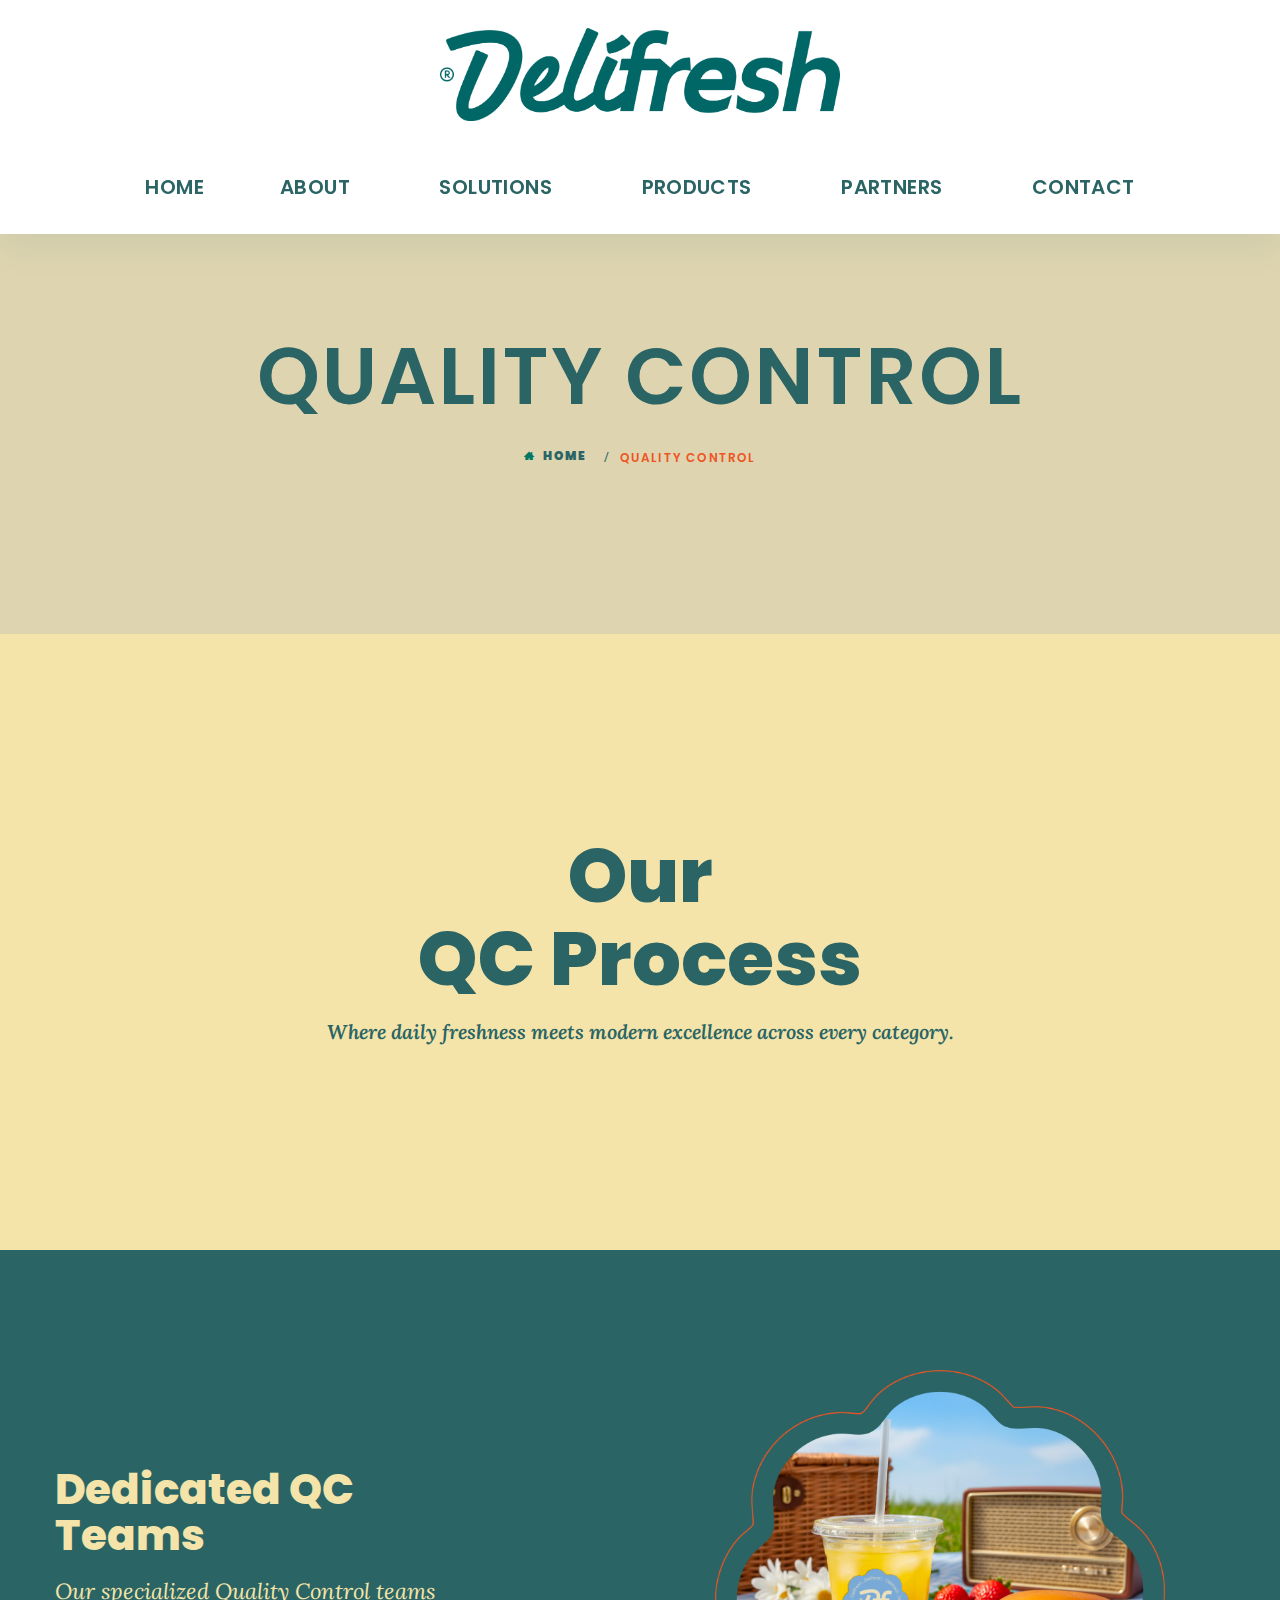
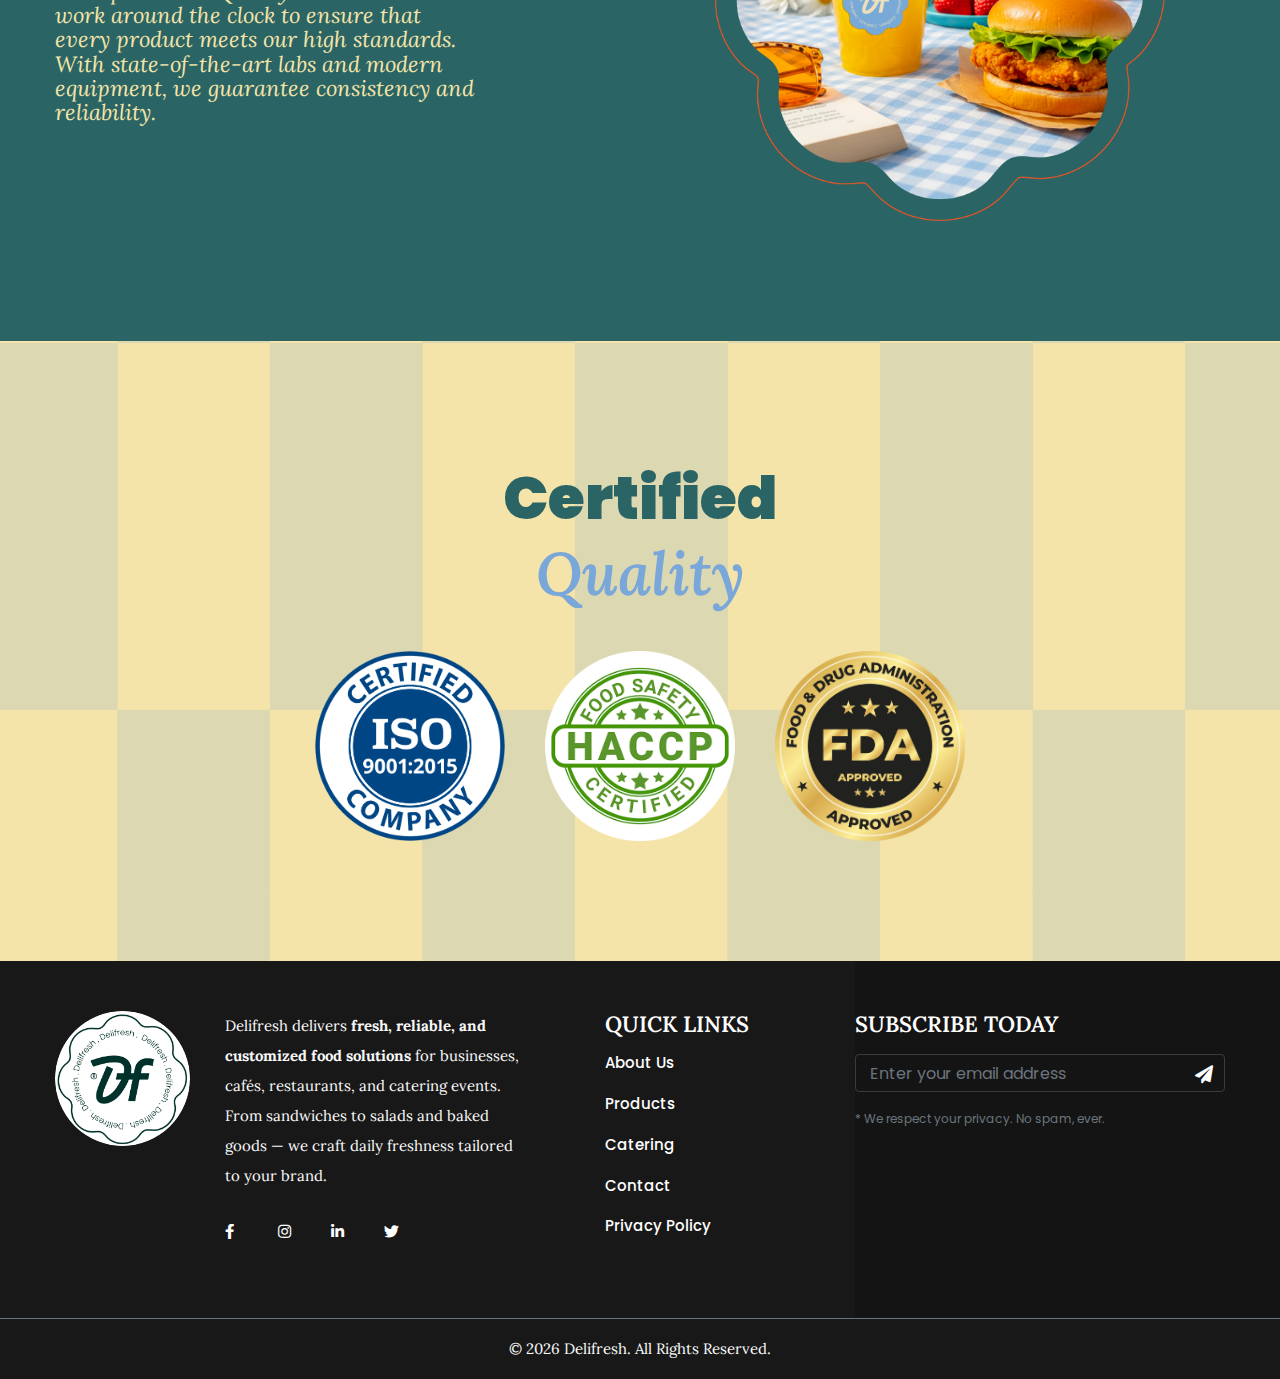
<file: qc.html>
<!doctype html>
<html lang="en">


<!-- Mirrored from html.miraclestudio.design/deliciousa-html/contact.html by HTTrack Website Copier/3.x [XR&CO'2014], Mon, 15 Sep 2025 01:49:14 GMT -->
<!-- Added by HTTrack -->
<meta http-equiv="content-type" content="text/html;charset=utf-8" />

<head>
    <!-- Basic Page Needs
    ================================================== -->
    <meta charset="utf-8">
    <meta http-equiv="X-UA-Compatible" content="IE=edge">

    <!-- Specific Meta
    ================================================== -->
    <meta name="viewport" content="width=device-width, initial-scale=1, maximum-scale=1">
    <meta name="description" content="Unlimited Foods & Restaurants HTML5 Template">
    <meta name="keywords"
        content="HTML5, Template, Design, asian food, bakery, burger, cafe, chocolate, coffee, delivery, dessert, donuts, drinks, farm, fast food, food, organic, restaurant " />
    <meta name="author" content="creative-wp">

    <!-- Titles
    ================================================== -->
    <title>Delifresh | Fresh, Reliable & Customized Food Solutions</title>

    <!-- Favicons
    ================================================== -->
    <link rel="shortcut icon" href="assets/images/logo2.png">


    <!-- Custom Font
    ================================================== -->
    <link
        href="https://fonts.googleapis.com/css2?family=Herr+Von+Muellerhoff&amp;family=Playfair+Display:ital,wght@0,400;0,700;1,400;1,700&amp;family=Aguafina+Script&amp;family=Poppins:wght@300;400;500;600;700&amp;family=Oswald:wght@300;400;700&amp;display=swap"
        rel="stylesheet">
    <link href="https://fonts.googleapis.com/css2?family=Lora:ital,wght@0,400..700;1,400..700&family=Poppins:ital,wght@0,100;0,200;0,300;0,400;0,500;0,600;0,700;0,800;0,900;1,100;1,200;1,300;1,400;1,500;1,600;1,700;1,800;1,900&display=swap" rel="stylesheet">

    <!-- CSS
    ================================================== -->
    <link rel="stylesheet" href="assets/css/bootstrap.min.css">
    <link rel="stylesheet" href="assets/css/magnific-popup.css">
    <link rel="stylesheet" href="assets/css/owl.carousel.min.css">
    <link rel="stylesheet" href="assets/css/swiper.min.css">
    <link rel="stylesheet" href="assets/css/pagepilling.min.css">
    <link rel="stylesheet" href="assets/css/magnific-popup.css">
    <link rel="stylesheet" href="assets/css/simple-scrollbar.css">
    <link rel="stylesheet" href="assets/css/datepicker.min.css">
    <link rel="stylesheet" href="assets/css/fontawesome.all.min.css">
    <link rel="stylesheet" href="assets/css/icomoon.css">
    <link rel="stylesheet" href="assets/css/style.css">
    <link rel="stylesheet" href="assets/css/redesign.css">

    <script src="assets/js/modernizr.min.js"></script>
        <header class="site-header default-header-style header-absolute intro-element">
            <div class="header-top-area">
                <div class="container">
                    <div class="row align-items-center">
                        
                        <div class="col-12">
                            <div class="site-branding">
                                <a href="index.html">
                                    <img src="assets/images/logo.png" alt="Site Logo" />
                                </a>
                            </div><!-- /.site-branding -->
                        </div>
                        
                    </div>
                </div>
            </div>

            <!-- /.header-top-area -->

            <div class="navigation-area">
                <div class="container">
                    <div class="row">
                        <div class="col-12">
                            <div class="site-navigation">
                                <div class="site-navigation-inner">
                                    <nav class="navigation">
                                        <div class="menu-wrapper">
                                            <div class="menu-content">
                                                <ul class="mainmenu">
                                                    <!-- Logo -->
                                                    <li class="sticky-logo">
                                                        <a href="index.html">
                                                            <img width="200" src="assets/images/logo.png"
                                                                alt="Delifresh Logo">
                                                        </a>
                                                    </li>

                                                    <!-- Main Menu Items -->
                                                    <li><a href="index.html">Home</a></li>

                                                    <!-- About Dropdown -->
                                                    <li>
                                                        <a href="#">About</a>
                                                        <ul class="sub-menu">
                                                            <li><a href="about.html">About Us</a></li>
                                                            <li><a href="factors.html">Our Factors</a></li>
                                                            <li><a href="qc.html">Quality Control</a></li>
                                                        </ul>
                                                    </li>

                                                    <!-- Solutions Dropdown -->
                                                    <li>
                                                        <a href="#">Solutions</a>
                                                        <ul class="sub-menu">
                                                            <li><a href="catering.html">Catering</a></li>
                                                            <li><a href="event.html">Events</a></li>
                                                            <li><a href="b2b.html">B2B Deals</a></li>
                                                        </ul>
                                                    </li>

                                                    <!-- Products Dropdown -->
                                                    <li>
                                                        <a href="#">Products</a>
                                                        <ul class="sub-menu">
                                                            <li><a href="products.html">Product List</a></li>
                                                            <li><a href="#">Online Order</a></li>
                                                        </ul>
                                                    </li>

                                                    <!-- Partners -->
                                                    <li>
                                                        <a href="#">Partners</a>
                                                        <ul class="sub-menu">
                                                            <li><a href="case-study.html">Case Study</a></li>
                                                        </ul>
                                                    </li>

                                                    <!-- Contact -->
                                                    <li><a href="contact.html">Contact</a></li>
                                                </ul>
                                        </div>
                                    </div>
                                </nav>
                            </div>
                        </div>

                        <!-- /.site-navigation -->
                    </div>
                    <!-- /.col-12 -->
                </div>
                <!-- /.row -->
            </div>
            <!-- /.container -->
        </div><!-- /.navigation-area -->

        <div class="mobile-sidebar-menu sidebar-menu">
            <div class="overlaybg"></div>
        </div>
    </header>
    <!--~~./ end site header ~~-->
    <!--~~~ Sticky Header ~~~-->
    <div id="sticky-header"></div>
    <!--~./ end sticky header ~-->
                        <!-- /.col-12 -->
                    </div>
                    <!-- /.row -->
                </div>
                <!-- /.container -->
            </div><!-- /.navigation-area -->

            <div class="mobile-sidebar-menu sidebar-menu">
                <div class="overlaybg"></div>
            </div>
        </header>
        <!--~~./ end site header ~~-->
        <!--~~~ Sticky Header ~~~-->
        <div id="sticky-header"></div>
        <!--~./ end sticky header ~-->

        <!--~~~~~~~~~~~~~~~~~~~~~~~~~~~~~~~~~~~~~~~
            Start Page Title Area
        ~~~~~~~~~~~~~~~~~~~~~~~~~~~~~~~~~~~~~~~~-->
        <div class="page-title-area bg-image bg-parallax2">
            <div class="container">
                <div class="row">
                    <div class="col-12">
                        <div class="page-header-content text-center">
                            <div class="page-header-caption">
                                <h2 class="page-title">Quality Control</h2>
                            </div>
                            <div class="breadcrumb-area">
                                <ol class="breadcrumb">
                                    <li class="breadcrumb-item"><a href="index.html">Home</a></li>
                                    <li class="breadcrumb-item active">Quality Control</li>
                                </ol>
                            </div>
                            <!--~~./ breadcrumb-area ~~-->
                        </div>
                        <!--~~./ page-header-content ~~-->
                    </div>
                </div>
            </div>
            <!--~~./ end container ~~-->
        </div>
        <!--~~./ end page title area ~~-->
        <!--~~~~~~~~~~~~~~~~~~~~~~~~~~~~~~~~~~~~~~~
            Start About Us Block
        ~~~~~~~~~~~~~~~~~~~~~~~~~~~~~~~~~~~~~~~~-->
        
        <!-- ================== QC INTRO ================== -->
        <!-- <div class="qc-intro-block ptb-100 ">
            <div class="container">
                <div class="row justify-content-center text-center">
                    <div class="col-lg-8 animate" data-animate="hg-fadeInUp" data-duration="1s">
                        <p>
                            At Delifresh, quality is at the heart of everything we do. From sourcing ingredients
                            to delivering the final product, every step is carefully monitored by our dedicated
                            Quality Control team.
                        </p>
                        <p>
                            We follow strict hygiene protocols and internationally recognized standards to ensure
                            our clients always receive fresh, safe, and reliable food solutions.
                        </p>
                    </div>
                </div>
            </div>
        </div>
        <!-- ================== QC HERO ================== 
    
        <div class="qc-hero-block bg-image bg-overlay ptb-150 "
            style="background-image:url('assets/images/bg.jpg')">
            <div class="container text-center text-white">
                <h2 class="title-main animate" data-animate="hg-fadeInUp" data-duration="1s">
                    Quality Control at <span>Delifresh</span>
                </h2>
                <p class="subtitle animate" data-animate="hg-fadeInUp" data-duration="1.2s">
                    Freshness, safety, and consistency in every product
                </p>
            </div>
        </div> -->


        <!-- ================== QC PROCESS STEPS ================== -->
        <div class="qc-process-block ptb-100">
            <div class="container">
                <div class="qc-title-block ptb-100 text-center">
                    <h2 class="qc-title">Our <br> <span>QC Process</span></h2>
                    <p class="qc-subtitle">
                        Where daily freshness meets modern excellence across every category.
                    </p>
                </div>
                <!-- <div class="row text-center mt-5">
                    <div class="col-md-3 animate" data-animate="hg-fadeInUp" data-duration="0.8s">
                        <i class="fas fa-leaf fa-3x text-primary mb-3"></i>
                        <h5>Raw Material Check</h5>
                        <p>Strict inspection of every ingredient sourced.</p>
                    </div>
                    <div class="col-md-3 animate" data-animate="hg-fadeInUp" data-duration="1s">
                        <i class="fas fa-industry fa-3x text-primary mb-3"></i>
                        <h5>Production Monitoring</h5>
                        <p>Continuous checks across our production lines.</p>
                    </div>
                    <div class="col-md-3 animate" data-animate="hg-fadeInUp" data-duration="1.2s">
                        <i class="fas fa-shield-alt fa-3x text-primary mb-3"></i>
                        <h5>Safety & Hygiene</h5>
                        <p>Ensuring the highest hygiene and safety protocols.</p>
                    </div>
                    <div class="col-md-3 animate" data-animate="hg-fadeInUp" data-duration="1.4s">
                        <i class="fas fa-check-circle fa-3x text-primary mb-3"></i>
                        <h5>Final Product Testing</h5>
                        <p>Every batch tested before delivery to clients.</p>
                    </div>
                </div> -->
            </div>
        </div>

        <!-- ================== QC MEDIA ================== -->
        <div class="qc-split-block">
            <div class="container">
                <div class="row align-items-center">

                <div class="col-lg-6 qc-text">
                    <h3>Dedicated QC<br>Teams</h3>
                    <p>
                    Our specialized Quality Control teams work around the clock to ensure
                    that every product meets our high standards. With state-of-the-art labs
                    and modern equipment, we guarantee consistency and reliability.
                    </p>
                </div>

                <div class="col-lg-6 qc-image text-center">
                    <img src="assets/images/qc.png" alt="QC" class="qc-cloud-img">
                </div>

                </div>
            </div>
        </div>


        <!-- ================== QC CERTIFICATIONS ================== -->
        <div class="qc-certifications-block">
            <div class="container text-center">

                <h2 class="qc-cert-title">
                Certified <span>Quality</span>
                </h2>

                <div class="qc-logos">
                <img src="assets/images/ISO-1663036.webp" alt="ISO">
                <img src="assets/images/nassr-1.png" alt="HACCP">
                <img src="assets/images/fda-approved-logo.png" alt="FDA">
                </div>

            </div>
        </div>


        <!-- ================== QC CTA ==================
        <div class="qc-cta-block ptb-100 bg-primary text-white text-center">
            <div class="container">
                <h2 class="mb-4">Quality You Can Trust</h2>
                <a href="products.html" class="btn btn-default btn-white">Explore Our Products</a>
            </div>
        </div> -->

        <!--~~./ end about us block ~~-->

        <!--~~~~~~~~~~~~~~~~~~~~~~~~~~~~~~~~~~~~~~~
            Start SITE FOOTER
        ~~~~~~~~~~~~~~~~~~~~~~~~~~~~~~~~~~~~~~~-->
        <footer class="site-footer footer-default-style bg-soft-black text-light">
            <!-- Footer Widget Area -->
            <div class="footer-widget-area ptb-50">
                <div class="container">
                    <div class="row justify-content-between">

                        <!-- About Widget -->
                        <div class="col-lg-5 col-md-6 mb-4">
                            <aside class="bt-about-footer-widget">
                                <div class="widget-content">
                                    <div class="about-logo mb-3">
                                        <a href="index.html">
                                            <img class="rounded-circle" src="assets/images/logo2.png"
                                                alt="Delifresh Logo">
                                        </a>
                                    </div>
                                    <div class="about-info">
                                        <p>
                                            Delifresh delivers <strong>fresh, reliable, and customized food
                                                solutions</strong>
                                            for businesses, cafés, restaurants, and catering events.
                                            From sandwiches to salads and baked goods — we craft daily freshness
                                            tailored to your brand.
                                        </p>
                                        <div class="social-status mt-3">
                                            <a href="#" class="mr-3"><span class="fab fa-facebook-f"></span></a>
                                            <a href="#" class="mr-3"><span class="fab fa-instagram"></span></a>
                                            <a href="#" class="mr-3"><span class="fab fa-linkedin-in"></span></a>
                                            <a href="#"><span class="fab fa-twitter"></span></a>
                                        </div>
                                    </div>
                                </div>
                            </aside>
                        </div>
                        <!-- End About -->

                        <!-- Quick Links -->
                        <div class="col-lg-2 col-md-6 mb-4">
                            <aside class="widget_links">
                                <div class="widget-content">
                                    <h5 class="text-uppercase mb-3">Quick Links</h5>
                                    <ul class="list-unstyled">
                                        <li><a href="about.html">About Us</a></li>
                                        <li><a href="products.html">Products</a></li>
                                        <li><a href="catering.html">Catering</a></li>
                                        <li><a href="contact.html">Contact</a></li>
                                        <li><a href="#">Privacy Policy</a></li>
                                    </ul>
                                </div>
                            </aside>
                        </div>
                        <!-- End Quick Links -->

                        <!-- Subscribe -->
                        <div class="col-lg-4 col-md-12">
                            <aside class="tb-subscribe-widget">
                                <h5 class="widget-title text-uppercase mb-3"><span>Subscribe</span> Today</h5>
                                <div class="widget-content">
                                    <div class="subscribe-form">
                                        <!-- Subscribe form -->
                                        <form class="dv-form" id="mc-form" action="#" method="post">
                                            <div class="form-group d-flex">
                                                <input id="mc-email" name="EMAIL" class="form-control"
                                                    placeholder="Enter your email address" type="email">
                                                <button class="btn btn-primary ml-2" id="subscribe-btn" type="submit">
                                                    <i class="fa fa-paper-plane"></i>
                                                </button>
                                            </div>
                                            <small class="form-text text-muted">
                                                <span>*</span> We respect your privacy. No spam, ever.
                                            </small>
                                            <div class="messages mt-2"></div>
                                        </form>
                                    </div>
                                </div>
                            </aside>
                        </div>
                        <!-- End Subscribe -->
                    </div>
                </div>
            </div>

            <!-- Footer Bottom -->
            <div class="footer-bottom text-center py-3 border-top border-secondary">
                <p class="mb-0">&copy;
                    <script>document.write(new Date().getFullYear())</script> Delifresh. All Rights Reserved.
                </p>
            </div>
        </footer>

        <!--~./ end site footer ~-->

    </div>
    <!--~~./ end site content ~~-->

    <!-- All The JS Files
    ================================================== -->
    <script src="assets/js/jquery.js"></script>
    <script src="assets/js/popper.min.js"></script>
    <script src="assets/js/bootstrap.min.js"></script>
    <script src="assets/js/imagesloaded.pkgd.min.js"></script>
    <script src="assets/js/jquery.validate.min.js"></script>
    <script src="assets/js/theia-sticky-sidebar.min.js"></script>
    <script src="assets/js/ResizeSensor.min.js"></script>
    <script src="assets/js/owl.carousel.min.js"></script>
    <script src="assets/js/swiper.min.js"></script>
    <script src="assets/js/pagepilling.min.js"></script>
    <script src="assets/js/jarallax.min.js"></script>
    <script src="assets/js/masonry.pkgd.min.js"></script>
    <script src="assets/js/jquery.fitvids.js"></script>
    <script src="assets/js/jquery.magnific-popup.min.js"></script>
    <script src="assets/js/simple-scrollbar.min.js"></script>
    <script src="assets/js/scrolla.jquery.min.js"></script>
    <script src="assets/js/wan-spinner.js"></script>
    <script src="assets/js/jquery.nice-select.min.js"></script>
    <script src="assets/js/kinetic.js"></script>
    <script src="assets/js/jquery.final-countdown.min.js"></script>
    <script src="assets/js/datepicker.min.js"></script>
    <script src="assets/js/main.js"></script><!-- main-js -->
</body>


<!-- Mirrored from html.miraclestudio.design/deliciousa-html/contact.html by HTTrack Website Copier/3.x [XR&CO'2014], Mon, 15 Sep 2025 01:49:14 GMT -->

</html>
</file>
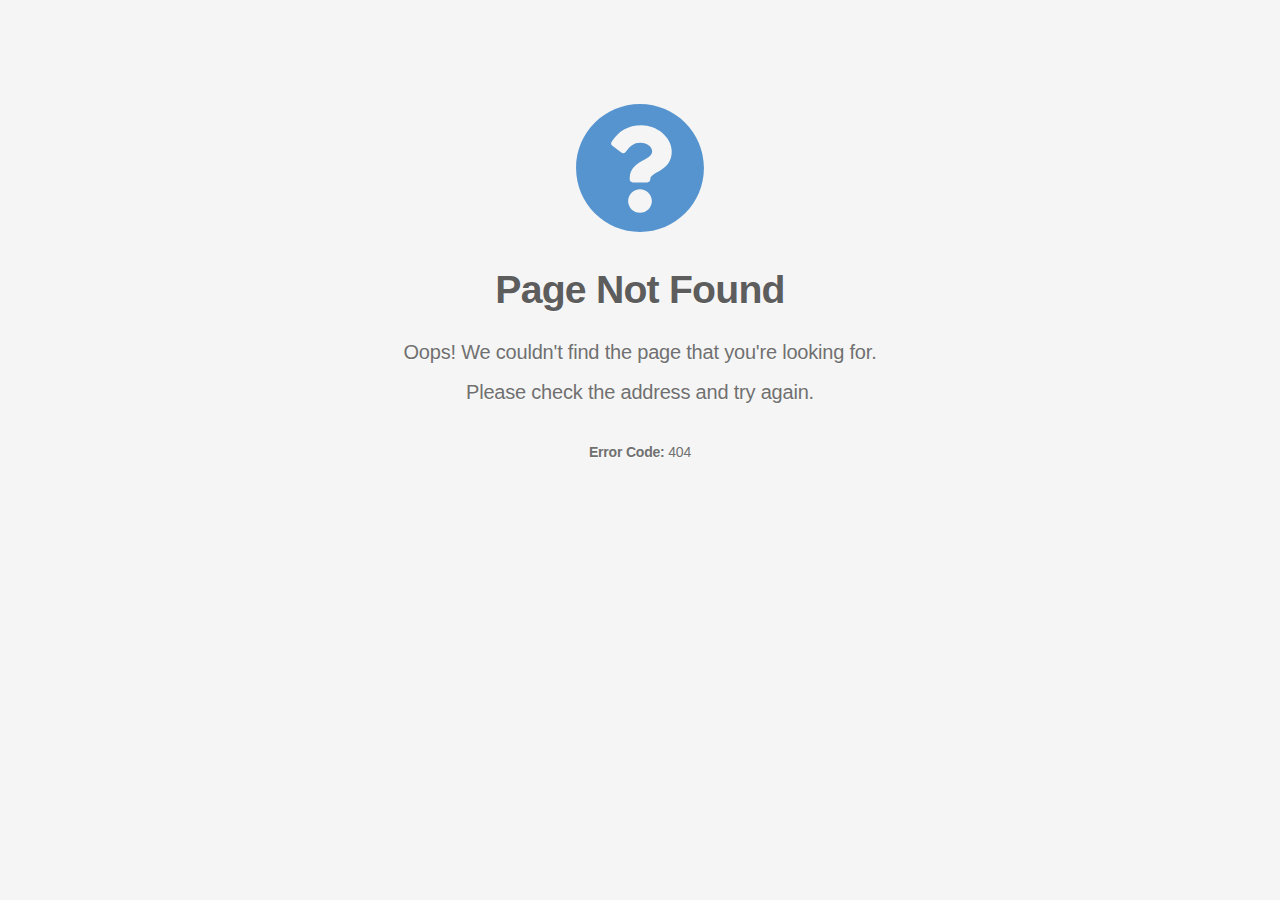
<file: assets/css/owl.video.play.html>
<!doctype html>
<html lang="en">
	<head>
		<meta charset="utf-8" />
		<meta name="viewport" content="width=device-width, initial-scale=1" />
		<title>Page Not Found</title>
		<style>
			body {
				background-color: #f5f5f5;
				margin-top: 8%;
				color: #5d5d5d;
				font-family:
					-apple-system, BlinkMacSystemFont, "Segoe UI", Roboto, "Helvetica Neue", Arial,
					"Noto Sans", sans-serif, "Apple Color Emoji", "Segoe UI Emoji", "Segoe UI Symbol",
					"Noto Color Emoji";
				text-shadow: 0px 1px 1px rgba(255, 255, 255, 0.75);
				text-align: center;
			}

			h1 {
				font-size: 2.45em;
				font-weight: 700;
				color: #5d5d5d;
				letter-spacing: -0.02em;
				margin-bottom: 30px;
				margin-top: 30px;
			}

			.container {
				width: 100%;
				margin-right: auto;
				margin-left: auto;
			}

			.animate__animated {
				animation-duration: 1s;
				animation-fill-mode: both;
			}

			.animate__fadeIn {
				animation-name: fadeIn;
			}

			.info {
				color: #5594cf;
				fill: #5594cf;
			}

			.error {
				color: #c92127;
				fill: #c92127;
			}

			.warning {
				color: #ffcc33;
				fill: #ffcc33;
			}

			.success {
				color: #5aba47;
				fill: #5aba47;
			}

			.icon-large {
				height: 132px;
				width: 132px;
			}

			.description-text {
				color: #707070;
				letter-spacing: -0.01em;
				font-size: 1.25em;
				line-height: 20px;
			}

			.footer {
				margin-top: 40px;
				font-size: 0.7em;
			}

			@keyframes fadeIn {
				from {
					opacity: 0;
				}
				to {
					opacity: 1;
				}
			}
		</style>
	</head>
	<body>
		<div class="container">
			<div class="row">
				<div class="col">
					<div class="animate__animated animate__fadeIn">
						<svg
							class="info icon-large fa-question-circle"
							xmlns="http://www.w3.org/2000/svg"
							viewBox="0 0 512 512"
						>
							<path
								d="M504 256c0 136.997-111.043 248-248 248S8 392.997 8 256C8 119.083 119.043 8 256 8s248 111.083 248 248zM262.655 90c-54.497 0-89.255 22.957-116.549 63.758-3.536 5.286-2.353 12.415 2.715 16.258l34.699 26.31c5.205 3.947 12.621 3.008 16.665-2.122 17.864-22.658 30.113-35.797 57.303-35.797 20.429 0 45.698 13.148 45.698 32.958 0 14.976-12.363 22.667-32.534 33.976C247.128 238.528 216 254.941 216 296v4c0 6.627 5.373 12 12 12h56c6.627 0 12-5.373 12-12v-1.333c0-28.462 83.186-29.647 83.186-106.667 0-58.002-60.165-102-116.531-102zM256 338c-25.365 0-46 20.635-46 46 0 25.364 20.635 46 46 46s46-20.636 46-46c0-25.365-20.635-46-46-46z"
							></path>
						</svg>
					</div>
					<h1 class="animate__animated animate__fadeIn">Page Not Found</h1>
					<div class="description-text animate__animated animate__fadeIn">
						<p>Oops! We couldn't find the page that you're looking for.</p>
						<p>Please check the address and try again.</p>
						<section class="footer"><strong>Error Code:</strong> 404</section>
					</div>
				</div>
			</div>
		</div>
	</body>
</html>
</file>
<file: assets/css/simple-scrollbar.css>
/**
 * TrackpadScrollEmulator
 * Author: Jonathan Nicol @f6design
 * https://github.com/jnicol/trackpad-scroll-emulator
 */
 
 .tse-scrollable {
  position: relative;
  width: 200px; /* Default value. Overwite this if you want. */
  height: 300px; /* Default value. Overwite this if you want. */
  overflow: hidden;
  }
  .tse-scrollable .tse-scroll-content {
    overflow: hidden;
    overflow-y: scroll;
    }
    /* No longer using ::scrollbar too, since it breaks Chrome 25 */
    .tse-scrollable .tse-scroll-content::-webkit-scrollbar {
      width: 0;
      height: 0;
      }
.tse-scrollbar {
  z-index: 99;
  position: absolute;
  top: 0;
  right: 0;
  bottom: 0;
  width: 11px;
  }
  .tse-scrollbar .drag-handle {
    position: absolute;
    right: 2px;
    -webkit-border-radius: 7px;
    -moz-border-radius: 7px;
    border-radius: 7px;
    min-height: 10px;
    width: 7px;
    opacity: 0;
    -webkit-transition: opacity 0.2s linear;
    -moz-transition: opacity 0.2s linear;
    -o-transition: opacity 0.2s linear;
    -ms-transition: opacity 0.2s linear;
    transition: opacity 0.2s linear;
    background: #6c6e71;
    -webkit-background-clip: padding-box;
    -moz-background-clip: padding;
    }
  .tse-scrollbar:hover .drag-handle {
    /* When hovered, remove all transitions from drag handle */
    opacity: 0.7;
    -webkit-transition: opacity 0 linear;
    -moz-transition: opacity 0 linear;
    -o-transition: opacity 0 linear;
    -ms-transition: opacity 0 linear;
    transition: opacity 0 linear;
    }
    .tse-scrollbar .drag-handle.visible {
      opacity: 0.7;
      }
/* Used when testing the scrollbar width */
/* No longer using ::scrollbar too, since it breaks Chrome 25 */
.scrollbar-width-tester::-webkit-scrollbar {
  width: 0;
  height: 0;
}
/* Horizontal scroller */
.tse-scrollable.horizontal .tse-scroll-content {
  overflow-x: scroll;
  overflow-y: hidden;
  }
  .tse-scrollable.horizontal .tse-scroll-content::-webkit-scrollbar,
  .tse-scrollable.horizontal .tse-scroll-content::scrollbar {
    width: auto;
    height: 0;
    }
.tse-scrollable.horizontal .tse-scrollbar {
  top: auto;
  left: 0;
  width: auto;
  height: 11px;
  }
  .tse-scrollable.horizontal .tse-scrollbar .drag-handle {
    right: auto;
    top: 2px;
    height: 7px;
    min-height: 0;
    min-width: 10px;
    width: auto;
    }
</file>
<file: assets/css/icomoon.css>
@font-face {
  font-family: 'icomoon';
  src:  url('../webfonts/icomoon3dfa.eot?9xtfe');
  src:  url('../webfonts/icomoon3dfa.eot?9xtfe#iefix') format('embedded-opentype'),
    url('../webfonts/icomoon3dfa.ttf?9xtfe') format('truetype'),
    url('../webfonts/icomoon3dfa.woff?9xtfe') format('woff'),
    url('../webfonts/icomoon3dfa.svg?9xtfe#icomoon') format('svg');
  font-weight: normal;
  font-style: normal;
}

[class^="icon-"], [class*=" icon-"] {
  /* use !important to prevent issues with browser extensions that change fonts */
  font-family: 'icomoon' !important;
  speak: none;
  font-style: normal;
  font-weight: normal;
  font-variant: normal;
  text-transform: none;
  line-height: 1;

  /* Better Font Rendering =========== */
  -webkit-font-smoothing: antialiased;
  -moz-osx-font-smoothing: grayscale;
}

.icon-coffee-cup-2:before {
  content: "\ec2c";
}
.icon-coffee-cup-3:before {
  content: "\ec2d";
}
.icon-coffee-bean:before {
  content: "\ec2e";
}
.icon-grinder:before {
  content: "\ec2f";
}
.icon-coffee-machine:before {
  content: "\ec30";
}
.icon-coffee-cup-1:before {
  content: "\ec31";
}
.icon-coffee-machine-1:before {
  content: "\ec32";
}
.icon-beans:before {
  content: "\ec33";
}
.icon-home:before {
  content: "\e900";
}
.icon-home2:before {
  content: "\e901";
}
.icon-home3:before {
  content: "\e902";
}
.icon-office:before {
  content: "\e903";
}
.icon-newspaper:before {
  content: "\e904";
}
.icon-pencil:before {
  content: "\e905";
}
.icon-pencil2:before {
  content: "\e906";
}
.icon-quill:before {
  content: "\e907";
}
.icon-pen:before {
  content: "\e908";
}
.icon-blog:before {
  content: "\e909";
}
.icon-eyedropper:before {
  content: "\e90a";
}
.icon-droplet:before {
  content: "\e90b";
}
.icon-paint-format:before {
  content: "\e90c";
}
.icon-image:before {
  content: "\e90d";
}
.icon-images:before {
  content: "\e90e";
}
.icon-camera:before {
  content: "\e90f";
}
.icon-headphones:before {
  content: "\e910";
}
.icon-music:before {
  content: "\e911";
}
.icon-play:before {
  content: "\e912";
}
.icon-film:before {
  content: "\e913";
}
.icon-video-camera:before {
  content: "\e914";
}
.icon-dice:before {
  content: "\e915";
}
.icon-pacman:before {
  content: "\e916";
}
.icon-spades:before {
  content: "\e917";
}
.icon-clubs:before {
  content: "\e918";
}
.icon-diamonds:before {
  content: "\e919";
}
.icon-bullhorn:before {
  content: "\e91a";
}
.icon-connection:before {
  content: "\e91b";
}
.icon-podcast:before {
  content: "\e91c";
}
.icon-feed:before {
  content: "\e91d";
}
.icon-mic:before {
  content: "\e91e";
}
.icon-book:before {
  content: "\e91f";
}
.icon-books:before {
  content: "\e920";
}
.icon-library2:before {
  content: "\e921";
}
.icon-file-text:before {
  content: "\e922";
}
.icon-profile:before {
  content: "\e923";
}
.icon-file-empty:before {
  content: "\e924";
}
.icon-files-empty:before {
  content: "\e925";
}
.icon-file-text2:before {
  content: "\e926";
}
.icon-file-picture:before {
  content: "\e927";
}
.icon-file-music:before {
  content: "\e928";
}
.icon-file-play:before {
  content: "\e929";
}
.icon-file-video:before {
  content: "\e92a";
}
.icon-file-zip:before {
  content: "\e92b";
}
.icon-copy:before {
  content: "\e92c";
}
.icon-paste:before {
  content: "\e92d";
}
.icon-stack:before {
  content: "\e92e";
}
.icon-folder:before {
  content: "\e92f";
}
.icon-folder-open:before {
  content: "\e930";
}
.icon-folder-plus:before {
  content: "\e931";
}
.icon-folder-minus:before {
  content: "\e932";
}
.icon-folder-download:before {
  content: "\e933";
}
.icon-folder-upload:before {
  content: "\e934";
}
.icon-price-tag:before {
  content: "\e935";
}
.icon-price-tags:before {
  content: "\e936";
}
.icon-barcode:before {
  content: "\e937";
}
.icon-qrcode:before {
  content: "\e938";
}
.icon-ticket:before {
  content: "\e939";
}
.icon-cart:before {
  content: "\e93a";
}
.icon-coin-dollar:before {
  content: "\e93b";
}
.icon-coin-euro:before {
  content: "\e93c";
}
.icon-coin-pound:before {
  content: "\e93d";
}
.icon-coin-yen:before {
  content: "\e93e";
}
.icon-credit-card:before {
  content: "\e93f";
}
.icon-calculator2:before {
  content: "\e940";
}
.icon-lifebuoy:before {
  content: "\e941";
}
.icon-phone:before {
  content: "\e942";
}
.icon-phone-hang-up:before {
  content: "\e943";
}
.icon-address-book:before {
  content: "\e944";
}
.icon-envelop:before {
  content: "\e945";
}
.icon-pushpin:before {
  content: "\e946";
}
.icon-location:before {
  content: "\e947";
}
.icon-location2:before {
  content: "\e948";
}
.icon-compass:before {
  content: "\e949";
}
.icon-compass2:before {
  content: "\e94a";
}
.icon-map:before {
  content: "\e94b";
}
.icon-map2:before {
  content: "\e94c";
}
.icon-history:before {
  content: "\e94d";
}
.icon-clock:before {
  content: "\e94e";
}
.icon-clock2:before {
  content: "\e94f";
}
.icon-alarm:before {
  content: "\e950";
}
.icon-bell:before {
  content: "\e951";
}
.icon-stopwatch:before {
  content: "\e952";
}
.icon-calendar:before {
  content: "\e953";
}
.icon-printer:before {
  content: "\e954";
}
.icon-keyboard:before {
  content: "\e955";
}
.icon-display:before {
  content: "\e956";
}
.icon-laptop:before {
  content: "\e957";
}
.icon-mobile:before {
  content: "\e958";
}
.icon-mobile2:before {
  content: "\e959";
}
.icon-tablet:before {
  content: "\e95a";
}
.icon-tv:before {
  content: "\e95b";
}
.icon-drawer:before {
  content: "\e95c";
}
.icon-drawer2:before {
  content: "\e95d";
}
.icon-box-add:before {
  content: "\e95e";
}
.icon-box-remove:before {
  content: "\e95f";
}
.icon-download:before {
  content: "\e960";
}
.icon-upload:before {
  content: "\e961";
}
.icon-floppy-disk:before {
  content: "\e962";
}
.icon-drive:before {
  content: "\e963";
}
.icon-database:before {
  content: "\e964";
}
.icon-undo:before {
  content: "\e965";
}
.icon-redo:before {
  content: "\e966";
}
.icon-undo2:before {
  content: "\e967";
}
.icon-redo2:before {
  content: "\e968";
}
.icon-forward:before {
  content: "\e969";
}
.icon-reply:before {
  content: "\e96a";
}
.icon-bubble:before {
  content: "\e96b";
}
.icon-bubbles:before {
  content: "\e96c";
}
.icon-bubbles2:before {
  content: "\e96d";
}
.icon-bubble2:before {
  content: "\e96e";
}
.icon-bubbles3:before {
  content: "\e96f";
}
.icon-bubbles4:before {
  content: "\e970";
}
.icon-user:before {
  content: "\e971";
}
.icon-users:before {
  content: "\e972";
}
.icon-user-plus:before {
  content: "\e973";
}
.icon-user-minus:before {
  content: "\e974";
}
.icon-user-check:before {
  content: "\e975";
}
.icon-user-tie:before {
  content: "\e976";
}
.icon-quotes-left:before {
  content: "\e977";
}
.icon-quotes-right:before {
  content: "\e978";
}
.icon-hour-glass:before {
  content: "\e979";
}
.icon-spinner:before {
  content: "\e97a";
}
.icon-spinner2:before {
  content: "\e97b";
}
.icon-spinner3:before {
  content: "\e97c";
}
.icon-spinner4:before {
  content: "\e97d";
}
.icon-spinner5:before {
  content: "\e97e";
}
.icon-spinner6:before {
  content: "\e97f";
}
.icon-spinner7:before {
  content: "\e980";
}
.icon-spinner8:before {
  content: "\e981";
}
.icon-spinner9:before {
  content: "\e982";
}
.icon-spinner10:before {
  content: "\e983";
}
.icon-spinner11:before {
  content: "\e984";
}
.icon-binoculars:before {
  content: "\e985";
}
.icon-search:before {
  content: "\e986";
}
.icon-zoom-in:before {
  content: "\e987";
}
.icon-zoom-out:before {
  content: "\e988";
}
.icon-enlarge:before {
  content: "\e989";
}
.icon-shrink:before {
  content: "\e98a";
}
.icon-enlarge2:before {
  content: "\e98b";
}
.icon-shrink2:before {
  content: "\e98c";
}
.icon-key:before {
  content: "\e98d";
}
.icon-key2:before {
  content: "\e98e";
}
.icon-lock:before {
  content: "\e98f";
}
.icon-unlocked:before {
  content: "\e990";
}
.icon-wrench:before {
  content: "\e991";
}
.icon-equalizer:before {
  content: "\e992";
}
.icon-equalizer2:before {
  content: "\e993";
}
.icon-cog:before {
  content: "\e994";
}
.icon-cogs:before {
  content: "\e995";
}
.icon-hammer:before {
  content: "\e996";
}
.icon-magic-wand:before {
  content: "\e997";
}
.icon-aid-kit:before {
  content: "\e998";
}
.icon-bug:before {
  content: "\e999";
}
.icon-pie-chart:before {
  content: "\e99a";
}
.icon-stats-dots:before {
  content: "\e99b";
}
.icon-stats-bars:before {
  content: "\e99c";
}
.icon-stats-bars2:before {
  content: "\e99d";
}
.icon-trophy:before {
  content: "\e99e";
}
.icon-gift:before {
  content: "\e99f";
}
.icon-glass:before {
  content: "\e9a0";
}
.icon-glass2:before {
  content: "\e9a1";
}
.icon-mug:before {
  content: "\e9a2";
}
.icon-spoon-knife:before {
  content: "\e9a3";
}
.icon-leaf:before {
  content: "\e9a4";
}
.icon-rocket:before {
  content: "\e9a5";
}
.icon-meter:before {
  content: "\e9a6";
}
.icon-meter2:before {
  content: "\e9a7";
}
.icon-hammer2:before {
  content: "\e9a8";
}
.icon-fire:before {
  content: "\e9a9";
}
.icon-lab:before {
  content: "\e9aa";
}
.icon-magnet:before {
  content: "\e9ab";
}
.icon-bin:before {
  content: "\e9ac";
}
.icon-bin2:before {
  content: "\e9ad";
}
.icon-briefcase:before {
  content: "\e9ae";
}
.icon-airplane:before {
  content: "\e9af";
}
.icon-truck:before {
  content: "\e9b0";
}
.icon-road:before {
  content: "\e9b1";
}
.icon-accessibility:before {
  content: "\e9b2";
}
.icon-target:before {
  content: "\e9b3";
}
.icon-shield:before {
  content: "\e9b4";
}
.icon-power:before {
  content: "\e9b5";
}
.icon-switch:before {
  content: "\e9b6";
}
.icon-power-cord:before {
  content: "\e9b7";
}
.icon-clipboard:before {
  content: "\e9b8";
}
.icon-list-numbered:before {
  content: "\e9b9";
}
.icon-list:before {
  content: "\e9ba";
}
.icon-list2:before {
  content: "\e9bb";
}
.icon-tree:before {
  content: "\e9bc";
}
.icon-menu:before {
  content: "\e9bd";
}
.icon-menu2:before {
  content: "\e9be";
}
.icon-menu3:before {
  content: "\e9bf";
}
.icon-menu4:before {
  content: "\e9c0";
}
.icon-cloud:before {
  content: "\e9c1";
}
.icon-cloud-download:before {
  content: "\e9c2";
}
.icon-cloud-upload:before {
  content: "\e9c3";
}
.icon-cloud-check:before {
  content: "\e9c4";
}
.icon-download2:before {
  content: "\e9c5";
}
.icon-upload2:before {
  content: "\e9c6";
}
.icon-download3:before {
  content: "\e9c7";
}
.icon-upload3:before {
  content: "\e9c8";
}
.icon-sphere:before {
  content: "\e9c9";
}
.icon-earth:before {
  content: "\e9ca";
}
.icon-link:before {
  content: "\e9cb";
}
.icon-flag:before {
  content: "\e9cc";
}
.icon-attachment:before {
  content: "\e9cd";
}
.icon-eye:before {
  content: "\e9ce";
}
.icon-eye-plus:before {
  content: "\e9cf";
}
.icon-eye-minus:before {
  content: "\e9d0";
}
.icon-eye-blocked:before {
  content: "\e9d1";
}
.icon-bookmark:before {
  content: "\e9d2";
}
.icon-bookmarks:before {
  content: "\e9d3";
}
.icon-sun:before {
  content: "\e9d4";
}
.icon-contrast:before {
  content: "\e9d5";
}
.icon-brightness-contrast:before {
  content: "\e9d6";
}
.icon-star-empty:before {
  content: "\e9d7";
}
.icon-star-half:before {
  content: "\e9d8";
}
.icon-star-full:before {
  content: "\e9d9";
}
.icon-heart:before {
  content: "\e9da";
}
.icon-heart-broken:before {
  content: "\e9db";
}
.icon-man:before {
  content: "\e9dc";
}
.icon-woman:before {
  content: "\e9dd";
}
.icon-man-woman:before {
  content: "\e9de";
}
.icon-happy:before {
  content: "\e9df";
}
.icon-happy2:before {
  content: "\e9e0";
}
.icon-smile:before {
  content: "\e9e1";
}
.icon-smile2:before {
  content: "\e9e2";
}
.icon-tongue:before {
  content: "\e9e3";
}
.icon-tongue2:before {
  content: "\e9e4";
}
.icon-sad:before {
  content: "\e9e5";
}
.icon-sad2:before {
  content: "\e9e6";
}
.icon-wink:before {
  content: "\e9e7";
}
.icon-wink2:before {
  content: "\e9e8";
}
.icon-grin:before {
  content: "\e9e9";
}
.icon-grin2:before {
  content: "\e9ea";
}
.icon-cool:before {
  content: "\e9eb";
}
.icon-cool2:before {
  content: "\e9ec";
}
.icon-angry:before {
  content: "\e9ed";
}
.icon-angry2:before {
  content: "\e9ee";
}
.icon-evil:before {
  content: "\e9ef";
}
.icon-evil2:before {
  content: "\e9f0";
}
.icon-shocked:before {
  content: "\e9f1";
}
.icon-shocked2:before {
  content: "\e9f2";
}
.icon-baffled:before {
  content: "\e9f3";
}
.icon-baffled2:before {
  content: "\e9f4";
}
.icon-confused:before {
  content: "\e9f5";
}
.icon-confused2:before {
  content: "\e9f6";
}
.icon-neutral:before {
  content: "\e9f7";
}
.icon-neutral2:before {
  content: "\e9f8";
}
.icon-hipster:before {
  content: "\e9f9";
}
.icon-hipster2:before {
  content: "\e9fa";
}
.icon-wondering:before {
  content: "\e9fb";
}
.icon-wondering2:before {
  content: "\e9fc";
}
.icon-sleepy:before {
  content: "\e9fd";
}
.icon-sleepy2:before {
  content: "\e9fe";
}
.icon-frustrated:before {
  content: "\e9ff";
}
.icon-frustrated2:before {
  content: "\ea00";
}
.icon-crying:before {
  content: "\ea01";
}
.icon-crying2:before {
  content: "\ea02";
}
.icon-point-up:before {
  content: "\ea03";
}
.icon-point-right:before {
  content: "\ea04";
}
.icon-point-down:before {
  content: "\ea05";
}
.icon-point-left:before {
  content: "\ea06";
}
.icon-warning:before {
  content: "\ea07";
}
.icon-notification:before {
  content: "\ea08";
}
.icon-question:before {
  content: "\ea09";
}
.icon-plus:before {
  content: "\ea0a";
}
.icon-minus:before {
  content: "\ea0b";
}
.icon-info:before {
  content: "\ea0c";
}
.icon-cancel-circle:before {
  content: "\ea0d";
}
.icon-blocked:before {
  content: "\ea0e";
}
.icon-cross:before {
  content: "\ea0f";
}
.icon-checkmark:before {
  content: "\ea10";
}
.icon-checkmark2:before {
  content: "\ea11";
}
.icon-spell-check:before {
  content: "\ea12";
}
.icon-enter:before {
  content: "\ea13";
}
.icon-exit:before {
  content: "\ea14";
}
.icon-play2:before {
  content: "\ea15";
}
.icon-pause:before {
  content: "\ea16";
}
.icon-stop:before {
  content: "\ea17";
}
.icon-previous:before {
  content: "\ea18";
}
.icon-next2:before {
  content: "\ea19";
}
.icon-backward:before {
  content: "\ea1a";
}
.icon-forward2:before {
  content: "\ea1b";
}
.icon-play3:before {
  content: "\ea1c";
}
.icon-pause2:before {
  content: "\ea1d";
}
.icon-stop2:before {
  content: "\ea1e";
}
.icon-backward2:before {
  content: "\ea1f";
}
.icon-forward3:before {
  content: "\ea20";
}
.icon-first:before {
  content: "\ea21";
}
.icon-last:before {
  content: "\ea22";
}
.icon-previous2:before {
  content: "\ea23";
}
.icon-next22:before {
  content: "\ea24";
}
.icon-eject:before {
  content: "\ea25";
}
.icon-volume-high:before {
  content: "\ea26";
}
.icon-volume-medium:before {
  content: "\ea27";
}
.icon-volume-low:before {
  content: "\ea28";
}
.icon-volume-mute:before {
  content: "\ea29";
}
.icon-volume-mute2:before {
  content: "\ea2a";
}
.icon-volume-increase:before {
  content: "\ea2b";
}
.icon-volume-decrease:before {
  content: "\ea2c";
}
.icon-loop:before {
  content: "\ea2d";
}
.icon-loop2:before {
  content: "\ea2e";
}
.icon-infinite:before {
  content: "\ea2f";
}
.icon-shuffle:before {
  content: "\ea30";
}
.icon-arrow-up-left:before {
  content: "\ea31";
}
.icon-arrow-up:before {
  content: "\ea32";
}
.icon-arrow-up-right:before {
  content: "\ea33";
}
.icon-arrow-right:before {
  content: "\ea34";
}
.icon-arrow-down-right:before {
  content: "\ea35";
}
.icon-arrow-down:before {
  content: "\ea36";
}
.icon-arrow-down-left:before {
  content: "\ea37";
}
.icon-arrow-left:before {
  content: "\ea38";
}
.icon-arrow-up-left2:before {
  content: "\ea39";
}
.icon-arrow-up2:before {
  content: "\ea3a";
}
.icon-arrow-up-right2:before {
  content: "\ea3b";
}
.icon-arrow-right2:before {
  content: "\ea3c";
}
.icon-arrow-down-right2:before {
  content: "\ea3d";
}
.icon-arrow-down2:before {
  content: "\ea3e";
}
.icon-arrow-down-left2:before {
  content: "\ea3f";
}
.icon-arrow-left2:before {
  content: "\ea40";
}
.icon-circle-up:before {
  content: "\ea41";
}
.icon-circle-right:before {
  content: "\ea42";
}
.icon-circle-down:before {
  content: "\ea43";
}
.icon-circle-left:before {
  content: "\ea44";
}
.icon-tab:before {
  content: "\ea45";
}
.icon-move-up:before {
  content: "\ea46";
}
.icon-move-down:before {
  content: "\ea47";
}
.icon-sort-alpha-asc:before {
  content: "\ea48";
}
.icon-sort-alpha-desc:before {
  content: "\ea49";
}
.icon-sort-numeric-asc:before {
  content: "\ea4a";
}
.icon-sort-numberic-desc:before {
  content: "\ea4b";
}
.icon-sort-amount-asc:before {
  content: "\ea4c";
}
.icon-sort-amount-desc:before {
  content: "\ea4d";
}
.icon-command:before {
  content: "\ea4e";
}
.icon-shift:before {
  content: "\ea4f";
}
.icon-ctrl:before {
  content: "\ea50";
}
.icon-opt:before {
  content: "\ea51";
}
.icon-checkbox-checked:before {
  content: "\ea52";
}
.icon-checkbox-unchecked:before {
  content: "\ea53";
}
.icon-radio-checked:before {
  content: "\ea54";
}
.icon-radio-checked2:before {
  content: "\ea55";
}
.icon-radio-unchecked:before {
  content: "\ea56";
}
.icon-crop:before {
  content: "\ea57";
}
.icon-make-group:before {
  content: "\ea58";
}
.icon-ungroup:before {
  content: "\ea59";
}
.icon-scissors:before {
  content: "\ea5a";
}
.icon-filter:before {
  content: "\ea5b";
}
.icon-font:before {
  content: "\ea5c";
}
.icon-ligature:before {
  content: "\ea5d";
}
.icon-ligature2:before {
  content: "\ea5e";
}
.icon-text-height:before {
  content: "\ea5f";
}
.icon-text-width:before {
  content: "\ea60";
}
.icon-font-size:before {
  content: "\ea61";
}
.icon-bold:before {
  content: "\ea62";
}
.icon-underline:before {
  content: "\ea63";
}
.icon-italic:before {
  content: "\ea64";
}
.icon-strikethrough:before {
  content: "\ea65";
}
.icon-omega:before {
  content: "\ea66";
}
.icon-sigma:before {
  content: "\ea67";
}
.icon-page-break:before {
  content: "\ea68";
}
.icon-superscript:before {
  content: "\ea69";
}
.icon-subscript:before {
  content: "\ea6a";
}
.icon-superscript2:before {
  content: "\ea6b";
}
.icon-subscript2:before {
  content: "\ea6c";
}
.icon-text-color:before {
  content: "\ea6d";
}
.icon-pagebreak:before {
  content: "\ea6e";
}
.icon-clear-formatting:before {
  content: "\ea6f";
}
.icon-table:before {
  content: "\ea70";
}
.icon-table2:before {
  content: "\ea71";
}
.icon-insert-template:before {
  content: "\ea72";
}
.icon-pilcrow:before {
  content: "\ea73";
}
.icon-ltr:before {
  content: "\ea74";
}
.icon-rtl:before {
  content: "\ea75";
}
.icon-section:before {
  content: "\ea76";
}
.icon-paragraph-left:before {
  content: "\ea77";
}
.icon-paragraph-center:before {
  content: "\ea78";
}
.icon-paragraph-right:before {
  content: "\ea79";
}
.icon-paragraph-justify:before {
  content: "\ea7a";
}
.icon-indent-increase:before {
  content: "\ea7b";
}
.icon-indent-decrease:before {
  content: "\ea7c";
}
.icon-share:before {
  content: "\ea7d";
}
.icon-new-tab:before {
  content: "\ea7e";
}
.icon-embed:before {
  content: "\ea7f";
}
.icon-embed2:before {
  content: "\ea80";
}
.icon-terminal:before {
  content: "\ea81";
}
.icon-share2:before {
  content: "\ea82";
}
.icon-mail:before {
  content: "\ea83";
}
.icon-mail2:before {
  content: "\ea84";
}
.icon-mail3:before {
  content: "\ea85";
}
.icon-mail4:before {
  content: "\ea86";
}
.icon-amazon:before {
  content: "\ea87";
}
.icon-google:before {
  content: "\ea88";
}
.icon-google2:before {
  content: "\ea89";
}
.icon-google3:before {
  content: "\ea8a";
}
.icon-google-plus:before {
  content: "\ea8b";
}
.icon-google-plus2:before {
  content: "\ea8c";
}
.icon-google-plus3:before {
  content: "\ea8d";
}
.icon-hangouts:before {
  content: "\ea8e";
}
.icon-google-drive:before {
  content: "\ea8f";
}
.icon-facebook:before {
  content: "\ea90";
}
.icon-facebook2:before {
  content: "\ea91";
}
.icon-instagram:before {
  content: "\ea92";
}
.icon-whatsapp:before {
  content: "\ea93";
}
.icon-spotify:before {
  content: "\ea94";
}
.icon-telegram:before {
  content: "\ea95";
}
.icon-twitter:before {
  content: "\ea96";
}
.icon-vine:before {
  content: "\ea97";
}
.icon-vk:before {
  content: "\ea98";
}
.icon-renren:before {
  content: "\ea99";
}
.icon-sina-weibo:before {
  content: "\ea9a";
}
.icon-rss:before {
  content: "\ea9b";
}
.icon-rss2:before {
  content: "\ea9c";
}
.icon-youtube:before {
  content: "\ea9d";
}
.icon-youtube2:before {
  content: "\ea9e";
}
.icon-twitch:before {
  content: "\ea9f";
}
.icon-vimeo:before {
  content: "\eaa0";
}
.icon-vimeo2:before {
  content: "\eaa1";
}
.icon-lanyrd:before {
  content: "\eaa2";
}
.icon-flickr:before {
  content: "\eaa3";
}
.icon-flickr2:before {
  content: "\eaa4";
}
.icon-flickr3:before {
  content: "\eaa5";
}
.icon-flickr4:before {
  content: "\eaa6";
}
.icon-dribbble:before {
  content: "\eaa7";
}
.icon-behance:before {
  content: "\eaa8";
}
.icon-behance2:before {
  content: "\eaa9";
}
.icon-deviantart:before {
  content: "\eaaa";
}
.icon-500px:before {
  content: "\eaab";
}
.icon-steam:before {
  content: "\eaac";
}
.icon-steam2:before {
  content: "\eaad";
}
.icon-dropbox:before {
  content: "\eaae";
}
.icon-onedrive:before {
  content: "\eaaf";
}
.icon-github:before {
  content: "\eab0";
}
.icon-npm:before {
  content: "\eab1";
}
.icon-basecamp:before {
  content: "\eab2";
}
.icon-trello:before {
  content: "\eab3";
}
.icon-wordpress:before {
  content: "\eab4";
}
.icon-joomla:before {
  content: "\eab5";
}
.icon-ello:before {
  content: "\eab6";
}
.icon-blogger:before {
  content: "\eab7";
}
.icon-blogger2:before {
  content: "\eab8";
}
.icon-tumblr:before {
  content: "\eab9";
}
.icon-tumblr2:before {
  content: "\eaba";
}
.icon-yahoo:before {
  content: "\eabb";
}
.icon-yahoo2:before {
  content: "\eabc";
}
.icon-tux:before {
  content: "\eabd";
}
.icon-appleinc:before {
  content: "\eabe";
}
.icon-finder:before {
  content: "\eabf";
}
.icon-android:before {
  content: "\eac0";
}
.icon-windows:before {
  content: "\eac1";
}
.icon-windows8:before {
  content: "\eac2";
}
.icon-soundcloud:before {
  content: "\eac3";
}
.icon-soundcloud2:before {
  content: "\eac4";
}
.icon-skype:before {
  content: "\eac5";
}
.icon-reddit:before {
  content: "\eac6";
}
.icon-hackernews:before {
  content: "\eac7";
}
.icon-wikipedia:before {
  content: "\eac8";
}
.icon-linkedin:before {
  content: "\eac9";
}
.icon-linkedin2:before {
  content: "\eaca";
}
.icon-lastfm:before {
  content: "\eacb";
}
.icon-lastfm2:before {
  content: "\eacc";
}
.icon-delicious:before {
  content: "\eacd";
}
.icon-stumbleupon:before {
  content: "\eace";
}
.icon-stumbleupon2:before {
  content: "\eacf";
}
.icon-stackoverflow:before {
  content: "\ead0";
}
.icon-pinterest:before {
  content: "\ead1";
}
.icon-pinterest2:before {
  content: "\ead2";
}
.icon-xing:before {
  content: "\ead3";
}
.icon-xing2:before {
  content: "\ead4";
}
.icon-flattr:before {
  content: "\ead5";
}
.icon-foursquare:before {
  content: "\ead6";
}
.icon-yelp:before {
  content: "\ead7";
}
.icon-paypal:before {
  content: "\ead8";
}
.icon-chrome:before {
  content: "\ead9";
}
.icon-firefox:before {
  content: "\eada";
}
.icon-IE:before {
  content: "\eadb";
}
.icon-edge:before {
  content: "\eadc";
}
.icon-safari:before {
  content: "\eadd";
}
.icon-opera:before {
  content: "\eade";
}
.icon-file-pdf:before {
  content: "\eadf";
}
.icon-file-openoffice:before {
  content: "\eae0";
}
.icon-file-word:before {
  content: "\eae1";
}
.icon-file-excel:before {
  content: "\eae2";
}
.icon-libreoffice:before {
  content: "\eae3";
}
.icon-html-five:before {
  content: "\eae4";
}
.icon-html-five2:before {
  content: "\eae5";
}
.icon-css3:before {
  content: "\eae6";
}
.icon-git:before {
  content: "\eae7";
}
.icon-codepen:before {
  content: "\eae8";
}
.icon-svg:before {
  content: "\eae9";
}
.icon-IcoMoon:before {
  content: "\eaea";
}
.icon-apple-pie:before {
  content: "\ec17";
}
.icon-baguette:before {
  content: "\ec18";
}
.icon-cheese:before {
  content: "\ec19";
}
.icon-macarons:before {
  content: "\ec1a";
}
.icon-bagel:before {
  content: "\ec1b";
}
.icon-sandwich:before {
  content: "\ec1c";
}
.icon-birthday-cake:before {
  content: "\ec1d";
}
.icon-crepe:before {
  content: "\ec1e";
}
.icon-coffee:before {
  content: "\ec1f";
}
.icon-baking:before {
  content: "\ec20";
}
.icon-donut2:before {
  content: "\ec21";
}
.icon-honey:before {
  content: "\ec22";
}
.icon-cake-slice:before {
  content: "\ec23";
}
.icon-cupcake:before {
  content: "\ec24";
}
.icon-cookie:before {
  content: "\ec25";
}
.icon-loaf:before {
  content: "\ec26";
}
.icon-muffin:before {
  content: "\ec27";
}
.icon-croissant:before {
  content: "\ec28";
}
.icon-ico:before {
  content: "\ec29";
}
.icon-ico2:before {
  content: "\ec2a";
}
.icon-ico3:before {
  content: "\ec2b";
}
.icon-logout-2:before {
  content: "\ebe5";
}
.icon-logout-1:before {
  content: "\ebe6";
}
.icon-logout:before {
  content: "\ebe7";
}
.icon-infection:before {
  content: "\ebe9";
}
.icon-stethoscope:before {
  content: "\ebea";
}
.icon-hospital-building:before {
  content: "\ebeb";
}
.icon-medical-history:before {
  content: "\ebec";
}
.icon-folder2:before {
  content: "\ebed";
}
.icon-wallet4:before {
  content: "\ebee";
}
.icon-id-card:before {
  content: "\ebef";
}
.icon-appointment:before {
  content: "\ebf0";
}
.icon-home4:before {
  content: "\ebf1";
}
.icon-user4:before {
  content: "\ebf2";
}
.icon-settings-12:before {
  content: "\ebf3";
}
.icon-settings4:before {
  content: "\ebf4";
}
.icon-worlwide2:before {
  content: "\ebf5";
}
.icon-help-operator2:before {
  content: "\ebf6";
}
.icon-support2:before {
  content: "\ebf7";
}
.icon-key-silhouette-security-tool-interface-symbol-of-password2:before {
  content: "\ebf8";
}
.icon-user-silhouette2:before {
  content: "\ebf9";
}
.icon-call-center3:before {
  content: "\ebfa";
}
.icon-cafe:before {
  content: "\ebfb";
}
.icon-order-food:before {
  content: "\ebfc";
}
.icon-food3:before {
  content: "\ebfd";
}
.icon-donut:before {
  content: "\ec0d";
}
.icon-user3:before {
  content: "\ebdc";
}
.icon-settings-1:before {
  content: "\ebdd";
}
.icon-settings3:before {
  content: "\ebde";
}
.icon-worlwide:before {
  content: "\ebdf";
}
.icon-help-operator:before {
  content: "\ebe0";
}
.icon-support:before {
  content: "\ebe1";
}
.icon-key-silhouette-security-tool-interface-symbol-of-password:before {
  content: "\ebe2";
}
.icon-user-silhouette:before {
  content: "\ebe3";
}
.icon-call-center:before {
  content: "\ebe4";
}
.icon-call-center2:before {
  content: "\ebe8";
}
.icon-cafe2:before {
  content: "\ebfe";
}
.icon-order-food2:before {
  content: "\ebff";
}
.icon-food32:before {
  content: "\ec00";
}
.icon-breakfast:before {
  content: "\ec01";
}
.icon-fruit:before {
  content: "\ec02";
}
.icon-chicken:before {
  content: "\ec03";
}
.icon-beef:before {
  content: "\ec04";
}
.icon-buger-and-soda:before {
  content: "\ec05";
}
.icon-soda:before {
  content: "\ec06";
}
.icon-french-fries:before {
  content: "\ec07";
}
.icon-big-crab:before {
  content: "\ec08";
}
.icon-fish:before {
  content: "\ec09";
}
.icon-salad:before {
  content: "\ec0a";
}
.icon-salad2:before {
  content: "\ec0b";
}
.icon-fish2:before {
  content: "\ec0c";
}
.icon-breakfast2:before {
  content: "\ec16";
}
.icon-fruit2:before {
  content: "\ec15";
}
.icon-chicken2:before {
  content: "\ec14";
}
.icon-beef2:before {
  content: "\ec13";
}
.icon-buger-and-soda2:before {
  content: "\ec12";
}
.icon-soda2:before {
  content: "\ec11";
}
.icon-french-fries2:before {
  content: "\ec10";
}
.icon-big-crab2:before {
  content: "\ec0f";
}
.icon-salad3:before {
  content: "\ec0e";
}
.icon-big-data:before {
  content: "\eb3d";
}
.icon-cloud-computing:before {
  content: "\eb3e";
}
.icon-experiment-results:before {
  content: "\eb3f";
}
.icon-game-developing:before {
  content: "\eb40";
}
.icon-graphic-design-software:before {
  content: "\eb41";
}
.icon-layers:before {
  content: "\eb42";
}
.icon-megaphone2:before {
  content: "\eb43";
}
.icon-monitor:before {
  content: "\eb44";
}
.icon-photo-camera:before {
  content: "\eb45";
}
.icon-presentation:before {
  content: "\eb47";
}
.icon-search3:before {
  content: "\eb48";
}
.icon-interface:before {
  content: "\eb1b";
}
.icon-open-book-1:before {
  content: "\eb1c";
}
.icon-earth-globe:before {
  content: "\eb1d";
}
.icon-diploma-1:before {
  content: "\eb1e";
}
.icon-flask:before {
  content: "\eb1f";
}
.icon-calculator-1:before {
  content: "\eb20";
}
.icon-lamp:before {
  content: "\eb21";
}
.icon-medal:before {
  content: "\eb22";
}
.icon-school-2:before {
  content: "\eb23";
}
.icon-calculator:before {
  content: "\eb24";
}
.icon-microscope:before {
  content: "\eb25";
}
.icon-writing:before {
  content: "\eb26";
}
.icon-drawing:before {
  content: "\eb27";
}
.icon-school-1:before {
  content: "\eb28";
}
.icon-pencil-case:before {
  content: "\eb29";
}
.icon-desk:before {
  content: "\eb2a";
}
.icon-drawing-1:before {
  content: "\eb2b";
}
.icon-canvas:before {
  content: "\eb2c";
}
.icon-cup:before {
  content: "\eb2d";
}
.icon-open-book:before {
  content: "\eb2e";
}
.icon-diploma:before {
  content: "\eb2f";
}
.icon-backpack:before {
  content: "\eb30";
}
.icon-library:before {
  content: "\eb31";
}
.icon-school:before {
  content: "\eb32";
}
.icon-next:before {
  content: "\eb33";
}
.icon-back:before {
  content: "\eb34";
}
.icon-hat:before {
  content: "\eb35";
}
.icon-clown:before {
  content: "\eb3c";
}
.icon-exam:before {
  content: "\eb3a";
}
.icon-placeholder:before {
  content: "\eb3b";
}
.icon-next3:before {
  content: "\eb37";
}
.icon-back2:before {
  content: "\eb36";
}
.icon-fast-food:before {
  content: "\eb38";
}
.icon-building:before {
  content: "\eb39";
}
.icon-like2:before {
  content: "\eb49";
}
.icon-magnifying-glass:before {
  content: "\eb4a";
}
.icon-search32:before {
  content: "\eb4b";
}
.icon-user-1:before {
  content: "\eb4c";
}
.icon-arrows-1:before {
  content: "\eb4d";
}
.icon-arrows:before {
  content: "\eb4e";
}
.icon-navigation:before {
  content: "\eb4f";
}
.icon-back3:before {
  content: "\eb50";
}
.icon-next4:before {
  content: "\eb51";
}
.icon-warehouse:before {
  content: "\eb52";
}
.icon-point-of-service:before {
  content: "\eb53";
}
.icon-wall-clock:before {
  content: "\eb54";
}
.icon-smartphone:before {
  content: "\eb55";
}
.icon-placeholder2:before {
  content: "\eb56";
}
.icon-headset:before {
  content: "\eb57";
}
.icon-package:before {
  content: "\eb58";
}
.icon-bag-2:before {
  content: "\eb59";
}
.icon-business-1:before {
  content: "\eb5a";
}
.icon-commerce:before {
  content: "\eb5b";
}
.icon-bag:before {
  content: "\eb5c";
}
.icon-business:before {
  content: "\eb5d";
}
.icon-paper-bag:before {
  content: "\eb5e";
}
.icon-shopping-bag:before {
  content: "\eb5f";
}
.icon-credit-card3:before {
  content: "\eb60";
}
.icon-eco-bag:before {
  content: "\eb61";
}
.icon-sneakers:before {
  content: "\eb62";
}
.icon-barcode3:before {
  content: "\eb63";
}
.icon-online-shopping:before {
  content: "\eb64";
}
.icon-offer:before {
  content: "\eb65";
}
.icon-price-tag-1:before {
  content: "\eb66";
}
.icon-high-heels:before {
  content: "\eb67";
}
.icon-shopping-bags:before {
  content: "\eb68";
}
.icon-hanger:before {
  content: "\eb69";
}
.icon-invoice:before {
  content: "\eb6a";
}
.icon-sale:before {
  content: "\eb6b";
}
.icon-jeans:before {
  content: "\eb6c";
}
.icon-dress:before {
  content: "\eb6d";
}
.icon-payment:before {
  content: "\eb6e";
}
.icon-discount:before {
  content: "\eb6f";
}
.icon-wallet2:before {
  content: "\eb70";
}
.icon-customer-service:before {
  content: "\eb71";
}
.icon-gift3:before {
  content: "\eb72";
}
.icon-shirt:before {
  content: "\eb73";
}
.icon-card:before {
  content: "\eb74";
}
.icon-price-tag3:before {
  content: "\eb75";
}
.icon-shopping-cart:before {
  content: "\eb76";
}
.icon-business-card:before {
  content: "\eb77";
}
.icon-bag-1:before {
  content: "\eb78";
}
.icon-balloons:before {
  content: "\eb85";
}
.icon-girl:before {
  content: "\eb86";
}
.icon-figures:before {
  content: "\eb87";
}
.icon-abacus:before {
  content: "\eb88";
}
.icon-ball:before {
  content: "\eb89";
}
.icon-pencil3:before {
  content: "\eb8a";
}
.icon-book2:before {
  content: "\eb8b";
}
.icon-bricks:before {
  content: "\eb8c";
}
.icon-puzzle:before {
  content: "\eb8d";
}
.icon-boy:before {
  content: "\eb8e";
}
.icon-big-data2:before {
  content: "\eb79";
}
.icon-cloud-computing2:before {
  content: "\eb7a";
}
.icon-experiment-results2:before {
  content: "\eb7b";
}
.icon-game-developing2:before {
  content: "\eb7c";
}
.icon-graphic-design-software2:before {
  content: "\eb7d";
}
.icon-layers2:before {
  content: "\eb7e";
}
.icon-megaphone22:before {
  content: "\eb7f";
}
.icon-monitor2:before {
  content: "\eb80";
}
.icon-photo-camera2:before {
  content: "\eb81";
}
.icon-presentation2:before {
  content: "\eb83";
}
.icon-search33:before {
  content: "\eb84";
}
.icon-interface2:before {
  content: "\ebbf";
}
.icon-open-book-12:before {
  content: "\ebc0";
}
.icon-earth-globe2:before {
  content: "\ebc1";
}
.icon-diploma-12:before {
  content: "\ebc2";
}
.icon-flask2:before {
  content: "\ebc3";
}
.icon-calculator-12:before {
  content: "\ebc4";
}
.icon-lamp2:before {
  content: "\ebc5";
}
.icon-medal2:before {
  content: "\ebc6";
}
.icon-school-22:before {
  content: "\ebc7";
}
.icon-calculator3:before {
  content: "\ebc8";
}
.icon-microscope2:before {
  content: "\ebc9";
}
.icon-writing2:before {
  content: "\ebca";
}
.icon-drawing2:before {
  content: "\ebcb";
}
.icon-school-12:before {
  content: "\ebcc";
}
.icon-pencil-case2:before {
  content: "\ebcd";
}
.icon-desk2:before {
  content: "\ebce";
}
.icon-drawing-12:before {
  content: "\ebcf";
}
.icon-canvas2:before {
  content: "\ebd0";
}
.icon-cup3:before {
  content: "\ebd1";
}
.icon-open-book2:before {
  content: "\ebd2";
}
.icon-diploma2:before {
  content: "\ebd3";
}
.icon-backpack2:before {
  content: "\ebd4";
}
.icon-library3:before {
  content: "\ebd5";
}
.icon-school2:before {
  content: "\ebd6";
}
.icon-next32:before {
  content: "\ebd7";
}
.icon-back4:before {
  content: "\ebd8";
}
.icon-hat2:before {
  content: "\ebd9";
}
.icon-next322:before {
  content: "\ebdb";
}
.icon-back22:before {
  content: "\ebda";
}
.icon-heart2:before {
  content: "\eaeb";
}
.icon-cloud2:before {
  content: "\eaec";
}
.icon-star:before {
  content: "\eaed";
}
.icon-tv2:before {
  content: "\eaee";
}
.icon-sound:before {
  content: "\eaef";
}
.icon-video:before {
  content: "\eaf0";
}
.icon-trash:before {
  content: "\eaf1";
}
.icon-user2:before {
  content: "\eaf2";
}
.icon-key3:before {
  content: "\eaf3";
}
.icon-search2:before {
  content: "\eaf4";
}
.icon-settings:before {
  content: "\eaf5";
}
.icon-camera2:before {
  content: "\eaf6";
}
.icon-tag:before {
  content: "\eaf7";
}
.icon-lock2:before {
  content: "\eaf8";
}
.icon-bulb:before {
  content: "\eaf9";
}
.icon-pen2:before {
  content: "\eafa";
}
.icon-diamond:before {
  content: "\eafb";
}
.icon-display2:before {
  content: "\eafc";
}
.icon-location3:before {
  content: "\eafd";
}
.icon-eye2:before {
  content: "\eafe";
}
.icon-bubble3:before {
  content: "\eaff";
}
.icon-stack2:before {
  content: "\eb00";
}
.icon-cup2:before {
  content: "\eb01";
}
.icon-phone2:before {
  content: "\eb02";
}
.icon-news:before {
  content: "\eb03";
}
.icon-mail5:before {
  content: "\eb04";
}
.icon-like:before {
  content: "\eb05";
}
.icon-photo:before {
  content: "\eb06";
}
.icon-note:before {
  content: "\eb07";
}
.icon-clock3:before {
  content: "\eb08";
}
.icon-paperplane:before {
  content: "\eb09";
}
.icon-params:before {
  content: "\eb0a";
}
.icon-banknote:before {
  content: "\eb0b";
}
.icon-data:before {
  content: "\eb0c";
}
.icon-music2:before {
  content: "\eb0d";
}
.icon-megaphone:before {
  content: "\eb0e";
}
.icon-study:before {
  content: "\eb0f";
}
.icon-lab2:before {
  content: "\eb10";
}
.icon-food:before {
  content: "\eb11";
}
.icon-t-shirt:before {
  content: "\eb12";
}
.icon-fire2:before {
  content: "\eb13";
}
.icon-clip:before {
  content: "\eb14";
}
.icon-shop:before {
  content: "\eb15";
}
.icon-calendar2:before {
  content: "\eb16";
}
.icon-wallet:before {
  content: "\eb17";
}
.icon-vynil:before {
  content: "\eb18";
}
.icon-truck2:before {
  content: "\eb19";
}
.icon-world:before {
  content: "\eb1a";
}
.icon-heart22:before {
  content: "\eb8f";
}
.icon-cloud22:before {
  content: "\eb90";
}
.icon-star2:before {
  content: "\eb91";
}
.icon-tv22:before {
  content: "\eb92";
}
.icon-sound2:before {
  content: "\eb93";
}
.icon-video2:before {
  content: "\eb94";
}
.icon-trash2:before {
  content: "\eb95";
}
.icon-user22:before {
  content: "\eb96";
}
.icon-key32:before {
  content: "\eb97";
}
.icon-search22:before {
  content: "\eb98";
}
.icon-settings2:before {
  content: "\eb99";
}
.icon-camera22:before {
  content: "\eb9a";
}
.icon-tag2:before {
  content: "\eb9b";
}
.icon-lock22:before {
  content: "\eb9c";
}
.icon-bulb2:before {
  content: "\eb9d";
}
.icon-pen22:before {
  content: "\eb9e";
}
.icon-diamond2:before {
  content: "\eb9f";
}
.icon-display22:before {
  content: "\eba0";
}
.icon-location32:before {
  content: "\eba1";
}
.icon-eye22:before {
  content: "\eba2";
}
.icon-bubble32:before {
  content: "\eba3";
}
.icon-stack22:before {
  content: "\eba4";
}
.icon-cup22:before {
  content: "\eba5";
}
.icon-phone22:before {
  content: "\eba6";
}
.icon-news2:before {
  content: "\eba7";
}
.icon-mail52:before {
  content: "\eba8";
}
.icon-like3:before {
  content: "\eba9";
}
.icon-photo2:before {
  content: "\ebaa";
}
.icon-note2:before {
  content: "\ebab";
}
.icon-clock32:before {
  content: "\ebac";
}
.icon-paperplane2:before {
  content: "\ebad";
}
.icon-params2:before {
  content: "\ebae";
}
.icon-banknote2:before {
  content: "\ebaf";
}
.icon-data2:before {
  content: "\ebb0";
}
.icon-music22:before {
  content: "\ebb1";
}
.icon-megaphone3:before {
  content: "\ebb2";
}
.icon-study2:before {
  content: "\ebb3";
}
.icon-lab22:before {
  content: "\ebb4";
}
.icon-food2:before {
  content: "\ebb5";
}
.icon-t-shirt2:before {
  content: "\ebb6";
}
.icon-fire22:before {
  content: "\ebb7";
}
.icon-clip2:before {
  content: "\ebb8";
}
.icon-shop2:before {
  content: "\ebb9";
}
.icon-calendar22:before {
  content: "\ebba";
}
.icon-wallet3:before {
  content: "\ebbb";
}
.icon-vynil2:before {
  content: "\ebbc";
}
.icon-truck22:before {
  content: "\ebbd";
}
.icon-world2:before {
  content: "\ebbe";
}
</file>
<file: assets/css/email-popup.css>
/*=================================================
Class Definitions
=================================================*/

.sb {
	display: none;
	position: fixed;
	top: 50%;
	left: 50%;
	margin-left: -250px;
	margin-top: -150px;
	width: 500px;
	height: 200px;
	background: white;
	padding: 25px;
	box-shadow: 0 2px 3px rgba(0, 0, 0, 0.5);
	-moz-box-shadow: 0 2px 3px rgba(0, 0, 0, 0.5);
	-webkit-box-shadow: 0 2px 3px rgba(0, 0, 0, 0.5);
	z-index: 1999;
	opacity: 0;
}

.sb h2 {
	margin-top: 0;
}

.sb p {
	font-size: 20px;
}

.sb form input[type='text'],
.sb form input[type='password'],
.sb form input[type='email'],
.sb form textarea {
	margin: 0;
	border: none;
	background: #f7f7f7;
	padding: 18px 10px;
	font-size: 16px;
	width: 79%;
	box-sizing: border-box;
	-moz-box-sizing: border-box;
	-webkit-box-sizing: border-box;
}

.sb form input[type='submit'] {
	padding: 18px 10px;
	background: none;
	font-size: 16px;
	text-transform: uppercase;
	border: none;
	background: black;
	color: white;
	width: 20%;
	margin: 0;
}

.sb .sb-close-btn {
	position: absolute;
	right: 10px;
	top: 10px;
	color: #ccc;
}

.sb.sb-withoverlay {
	position: absolute;
	top: 200px;
	left: 50%;
	margin-left: -250px;
}

.sb-open.sb-open-with-overlay {
	overflow: hidden;
}

.sb-open .sb-overlay {
	opacity: 1;
}

.sb-open .sb {
	opacity: 1;
}

.sb-overlay {
	height: 100%;
	width: 100%;
	background: rgba(0, 0, 0, 0.58);
	opacity: 0;
	position: fixed;
	left: 0;
	right: 0;
	top: 0;
	z-index: 100;
	-webkit-transition: all 0.5s ease-in-out;
	-moz-transition: all 0.5s ease-in-out;
	-o-transition: all 0.5s ease-in-out;
	transition: all 0.5s ease-in-out;
	overflow: auto;
}

.sb-close-backdrop {
	position: absolute;
	top: 0;
	left: 0;
	width: 100%;
	height: 100%;
	cursor: pointer;
}

[class^='sb-animation-'],
[class*=' sb-animation-'] {
	-webkit-animation-duration: 500ms;
	-moz-animation-duration: 500ms;
	-o-animation-duration: 500ms;
	animation-duration: 500ms;
}

.sb-animation-flyInRight {
	-webkit-animation-name: flyInRight;
	-moz-animation-name: flyInRight;
	-o-animation-name: flyInRight;
	animation-name: flyInRight;
}

.sb-animation-flyOutRight {
	-webkit-animation-name: flyOutRight;
	-moz-animation-name: flyOutRight;
	-o-animation-name: flyOutRight;
	animation-name: flyOutRight;
}

.sb-animation-flyInLeft {
	-webkit-animation-name: flyInLeft;
	-moz-animation-name: flyInLeft;
	-o-animation-name: flyInLeft;
	animation-name: flyInLeft;
}

.sb-animation-flyOutLeft {
	-webkit-animation-name: flyOutLeft;
	-moz-animation-name: flyOutLeft;
	-o-animation-name: flyOutLeft;
	animation-name: flyOutLeft;
}

.sb-animation-flyInUp {
	-webkit-animation-name: flyInUp;
	-moz-animation-name: flyInUp;
	-o-animation-name: flyInUp;
	animation-name: flyInUp;
}

.sb-animation-flyOutUp {
	-webkit-animation-name: flyOutUp;
	-moz-animation-name: flyOutUp;
	-o-animation-name: flyOutUp;
	animation-name: flyOutUp;
}

.sb-animation-flyInDown {
	-webkit-animation-name: flyInDown;
	-moz-animation-name: flyInDown;
	-o-animation-name: flyInDown;
	animation-name: flyInDown;
}

.sb-animation-flyOutDown {
	-webkit-animation-name: flyOutDown;
	-moz-animation-name: flyOutDown;
	-o-animation-name: flyOutDown;
	animation-name: flyOutDown;
}
/*=================================================
  Animation Library
  =================================================*/

@-webkit-keyframes flyInRight {
	0% {
		opacity: 0;
		-webkit-transform: translateX(3000px);
	}

	100% {
		-webkit-transform: translateX(0);
	}
}

@-moz-keyframes flyInRight {
	0% {
		opacity: 0;
		-moz-transform: translateX(3000px);
	}

	100% {
		-moz-transform: translateX(0);
	}
}

@-o-keyframes flyInRight {
	0% {
		opacity: 0;
		-o-transform: translateX(3000px);
	}

	100% {
		-o-transform: translateX(0);
	}
}

@keyframes flyInRight {
	0% {
		opacity: 0;
		transform: translateX(3000px);
	}

	100% {
		transform: translateX(0);
	}
}

@-webkit-keyframes flyOutRight {
	0% {
		-webkit-transform: translateX(0);
	}

	100% {
		opacity: 0;
		-webkit-transform: translateX(3000px);
	}
}

@-moz-keyframes flyOutRight {
	0% {
		-moz-transform: translateX(0);
	}

	100% {
		opacity: 0;
		-moz-transform: translateX(3000px);
	}
}

@-o-keyframes flyOutRight {
	0% {
		-o-transform: translateX(0);
	}

	100% {
		opacity: 0;
		-o-transform: translateX(3000px);
	}
}

@keyframes flyOutRight {
	0% {
		transform: translateX(0);
	}

	100% {
		opacity: 0;
		transform: translateX(3000px);
	}
}

@-webkit-keyframes flyInLeft {
	0% {
		opacity: 0;
		-webkit-transform: translateX(-3000px);
	}

	100% {
		-webkit-transform: translateX(0);
	}
}

@-moz-keyframes flyInLeft {
	0% {
		opacity: 0;
		-moz-transform: translateX(-3000px);
	}

	100% {
		-moz-transform: translateX(0);
	}
}

@-o-keyframes flyInLeft {
	0% {
		opacity: 0;
		-o-transform: translateX(-3000px);
	}

	100% {
		-o-transform: translateX(0);
	}
}

@keyframes flyInLeft {
	0% {
		opacity: 0;
		transform: translateX(-3000px);
	}

	100% {
		transform: translateX(0);
	}
}
@-webkit-keyframes flyOutLeft {
	0% {
		-webkit-transform: translateX(0);
	}

	100% {
		opacity: 0;
		-webkit-transform: translateX(-3000px);
	}
}

@-moz-keyframes flyOutLeft {
	0% {
		-moz-transform: translateX(0);
	}

	100% {
		opacity: 0;
		-moz-transform: translateX(-3000px);
	}
}

@-o-keyframes flyOutLeft {
	0% {
		-o-transform: translateX(0);
	}

	100% {
		opacity: 0;
		-o-transform: translateX(-3000px);
	}
}

@keyframes flyOutLeft {
	0% {
		transform: translateX(0);
	}

	100% {
		opacity: 0;
		transform: translateX(-3000px);
	}
}

@-webkit-keyframes flyInUp {
	0% {
		opacity: 0;
		-webkit-transform: translateY(-2000px);
	}

	100% {
		-webkit-transform: translateY(0);
	}
}

@-moz-keyframes flyInUp {
	0% {
		opacity: 0;
		-moz-transform: translateY(-2000px);
	}

	100% {
		-moz-transform: translateY(0);
	}
}

@-o-keyframes flyInUp {
	0% {
		opacity: 0;
		-o-transform: translateY(-2000px);
	}

	100% {
		-o-transform: translateY(0);
	}
}

@keyframes flyInUp {
	0% {
		opacity: 0;
		transform: translateY(-2000px);
	}

	100% {
		transform: translateY(0);
	}
}

@-webkit-keyframes flyOutUp {
	0% {
		-webkit-transform: translateY(0);
	}

	100% {
		opacity: 0;
		-webkit-transform: translateY(-2000px);
	}
}

@-moz-keyframes flyOutUp {
	0% {
		-moz-transform: translateY(0);
	}

	100% {
		opacity: 0;
		-moz-transform: translateY(-2000px);
	}
}

@-o-keyframes flyOutUp {
	0% {
		-o-transform: translateY(0);
	}

	100% {
		opacity: 0;
		-o-transform: translateY(-2000px);
	}
}

@keyframes flyOutUp {
	0% {
		transform: translateY(0);
	}

	100% {
		opacity: 0;
		transform: translateY(-2000px);
	}
}

@-webkit-keyframes flyInDown {
	0% {
		opacity: 0;
		-webkit-transform: translateY(2000px);
	}

	100% {
		-webkit-transform: translateY(0);
	}
}

@-moz-keyframes flyInDown {
	0% {
		opacity: 0;
		-moz-transform: translateY(2000px);
	}

	100% {
		-moz-transform: translateY(0);
	}
}

@-o-keyframes flyInDown {
	0% {
		opacity: 0;
		-o-transform: translateY(2000px);
	}

	100% {
		-o-transform: translateY(0);
	}
}

@keyframes flyInDown {
	0% {
		opacity: 0;
		transform: translateY(2000px);
	}

	100% {
		transform: translateY(0);
	}
}

@-webkit-keyframes flyOutDown {
	0% {
		-webkit-transform: translateY(0);
	}

	100% {
		opacity: 0;
		-webkit-transform: translateY(2000px);
	}
}

@-moz-keyframes flyOutDown {
	0% {
		-moz-transform: translateY(0);
	}

	100% {
		opacity: 0;
		-moz-transform: translateY(2000px);
	}
}

@-o-keyframes flyOutDown {
	0% {
		-o-transform: translateY(0);
	}

	100% {
		opacity: 0;
		-o-transform: translateY(2000px);
	}
}

@keyframes flyOutDown {
	0% {
		transform: translateY(0);
	}

	100% {
		opacity: 0;
		transform: translateY(2000px);
	}
}
</file>
<file: assets/css/pagepilling.min.css>
/*!
 * pagepiling.js 1.5.6
 *
 * https://github.com/alvarotrigo/pagePiling.js
 * @license MIT licensed
 *
 * Copyright (C) 2016 alvarotrigo.com - A project by Alvaro Trigo
 */
 html, body {
    margin:0;
    padding:0;

    /*Avoid flicker on slides transitions for mobile phones #336 */
    -webkit-tap-highlight-color: rgba(0,0,0,0);
}
.pp-section {
    height:100%;
    position:absolute;
    width:100%;
    
    /* fixes flickering in firefox*/
    backface-visibility: hidden; 
}
.pp-easing {
    -webkit-transition: all 1000ms cubic-bezier(0.550, 0.085, 0.000, 0.990);
    -moz-transition: all 1000ms cubic-bezier(0.550, 0.085, 0.000, 0.990);
    -o-transition: all 1000ms cubic-bezier(0.550, 0.085, 0.000, 0.990);
    transition: all 1000ms cubic-bezier(0.550, 0.085, 0.000, 0.990);
    /* custom */
    -webkit-transition-timing-function: cubic-bezier(0.550, 0.085, 0.000, 0.990);
    -moz-transition-timing-function: cubic-bezier(0.550, 0.085, 0.000, 0.990);
    -o-transition-timing-function: cubic-bezier(0.550, 0.085, 0.000, 0.990);
    transition-timing-function: cubic-bezier(0.550, 0.085, 0.000, 0.990);
    /* custom */
}
#pp-nav {
    position: fixed;
    z-index: 100;
    margin-top: -32px;
    top: 50%;
    opacity: 1;
}
#pp-nav.right {
    right: 17px;
}
#pp-nav.left {
    left: 17px;
}
.pp-section.pp-table{
    display: table;
}
.pp-tableCell {
    display: table-cell;
    vertical-align: middle;
    width: 100%;
    height: 100%;
}
.pp-slidesNav{
    position: absolute;
    z-index: 4;
    left: 50%;
    opacity: 1;
}
.pp-slidesNav.bottom {
    bottom: 17px;
}
.pp-slidesNav.top {
    top: 17px;
}
#pp-nav ul,
.pp-slidesNav ul {
  margin: 0;
  padding: 0;
}
#pp-nav li,
.pp-slidesNav li {
    display: block;
    width: 14px;
    height: 13px;
    margin: 7px;
    position:relative;
}
.pp-slidesNav li {
    display: inline-block;
}
#pp-nav li a,
.pp-slidesNav li a {
    display: block;
    position: relative;
    z-index: 1;
    width: 100%;
    height: 100%;
    cursor: pointer;
    text-decoration: none;
}
#pp-nav li .active span,
.pp-slidesNav .active span {
    background: #333;
}
#pp-nav span,
.pp-slidesNav span {
    top: 2px;
    left: 2px;
    width: 8px;
    height: 8px;
    border: 1px solid #000;
    background: rgba(0, 0, 0, 0);
    border-radius: 50%;
    position: absolute;
    z-index: 1;
}
.pp-tooltip {
    position: absolute;
    top: -2px;
    color: #fff;
    font-size: 14px;
    font-family: arial, helvetica, sans-serif;
    white-space: nowrap;
    max-width: 220px;
}
.pp-tooltip.right {
    right: 20px;
}
.pp-tooltip.left {
    left: 20px;
}
.pp-scrollable{
    overflow-y: scroll;
    height: 100%;
}
</file>
<file: assets/css/datepicker.min.css>
/*!
 * Datepicker v1.0.9
 * https://fengyuanchen.github.io/datepicker
 *
 * Copyright 2014-present Chen Fengyuan
 * Released under the MIT license
 *
 * Date: 2019-09-21T06:57:30.334Z
 */.datepicker-container{background-color:#fff;direction:ltr;font-size:12px;left:0;line-height:30px;position:fixed;-webkit-tap-highlight-color:transparent;top:0;-ms-touch-action:none;touch-action:none;-webkit-touch-callout:none;-webkit-user-select:none;-moz-user-select:none;-ms-user-select:none;user-select:none;width:210px;z-index:-1}.datepicker-container:after,.datepicker-container:before{border:5px solid transparent;content:" ";display:block;height:0;position:absolute;width:0}.datepicker-dropdown{border:1px solid #ccc;-webkit-box-shadow:0 3px 6px #ccc;box-shadow:0 3px 6px #ccc;-webkit-box-sizing:content-box;box-sizing:content-box;position:absolute;z-index:1}.datepicker-inline{position:static}.datepicker-top-left,.datepicker-top-right{border-top-color:#39f}.datepicker-top-left:after,.datepicker-top-left:before,.datepicker-top-right:after,.datepicker-top-right:before{border-top:0;left:10px;top:-5px}.datepicker-top-left:before,.datepicker-top-right:before{border-bottom-color:#39f}.datepicker-top-left:after,.datepicker-top-right:after{border-bottom-color:#fff;top:-4px}.datepicker-bottom-left,.datepicker-bottom-right{border-bottom-color:#39f}.datepicker-bottom-left:after,.datepicker-bottom-left:before,.datepicker-bottom-right:after,.datepicker-bottom-right:before{border-bottom:0;bottom:-5px;left:10px}.datepicker-bottom-left:before,.datepicker-bottom-right:before{border-top-color:#39f}.datepicker-bottom-left:after,.datepicker-bottom-right:after{border-top-color:#fff;bottom:-4px}.datepicker-bottom-right:after,.datepicker-bottom-right:before,.datepicker-top-right:after,.datepicker-top-right:before{left:auto;right:10px}.datepicker-panel>ul{margin:0;padding:0;width:102%}.datepicker-panel>ul:after,.datepicker-panel>ul:before{content:" ";display:table}.datepicker-panel>ul:after{clear:both}.datepicker-panel>ul>li{background-color:#fff;cursor:pointer;float:left;height:30px;list-style:none;margin:0;padding:0;text-align:center;width:30px}.datepicker-panel>ul>li:hover{background-color:#e5f2ff}.datepicker-panel>ul>li.muted,.datepicker-panel>ul>li.muted:hover{color:#999}.datepicker-panel>ul>li.highlighted{background-color:#e5f2ff}.datepicker-panel>ul>li.highlighted:hover{background-color:#cce5ff}.datepicker-panel>ul>li.picked,.datepicker-panel>ul>li.picked:hover{color:#39f}.datepicker-panel>ul>li.disabled,.datepicker-panel>ul>li.disabled:hover{background-color:#fff;color:#ccc;cursor:default}.datepicker-panel>ul>li.disabled.highlighted,.datepicker-panel>ul>li.disabled:hover.highlighted{background-color:#e5f2ff}.datepicker-panel>ul>li[data-view="month next"],.datepicker-panel>ul>li[data-view="month prev"],.datepicker-panel>ul>li[data-view="year next"],.datepicker-panel>ul>li[data-view="year prev"],.datepicker-panel>ul>li[data-view="years next"],.datepicker-panel>ul>li[data-view="years prev"],.datepicker-panel>ul>li[data-view=next]{font-size:18px}.datepicker-panel>ul>li[data-view="month current"],.datepicker-panel>ul>li[data-view="year current"],.datepicker-panel>ul>li[data-view="years current"]{width:150px}.datepicker-panel>ul[data-view=months]>li,.datepicker-panel>ul[data-view=years]>li{height:52.5px;line-height:52.5px;width:52.5px}.datepicker-panel>ul[data-view=week]>li,.datepicker-panel>ul[data-view=week]>li:hover{background-color:#fff;cursor:default}.datepicker-hide{display:none}
</file>
